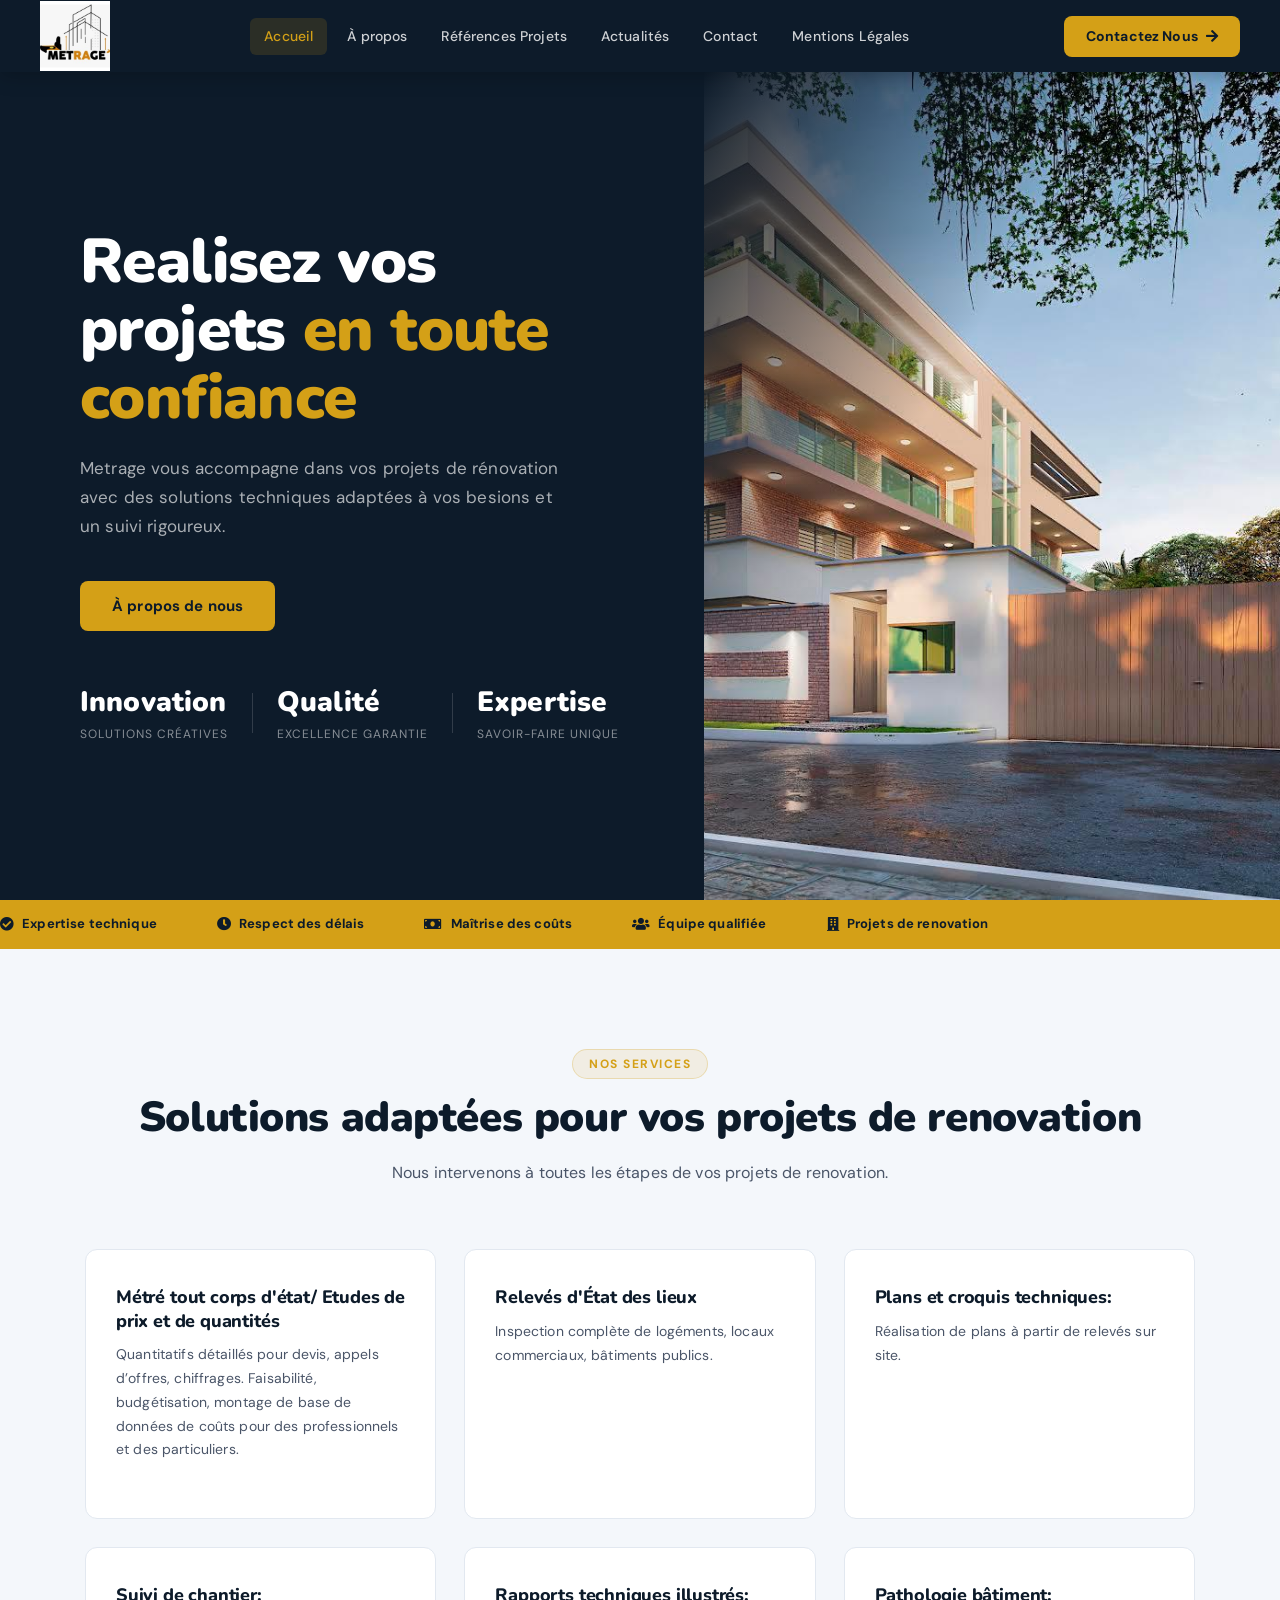
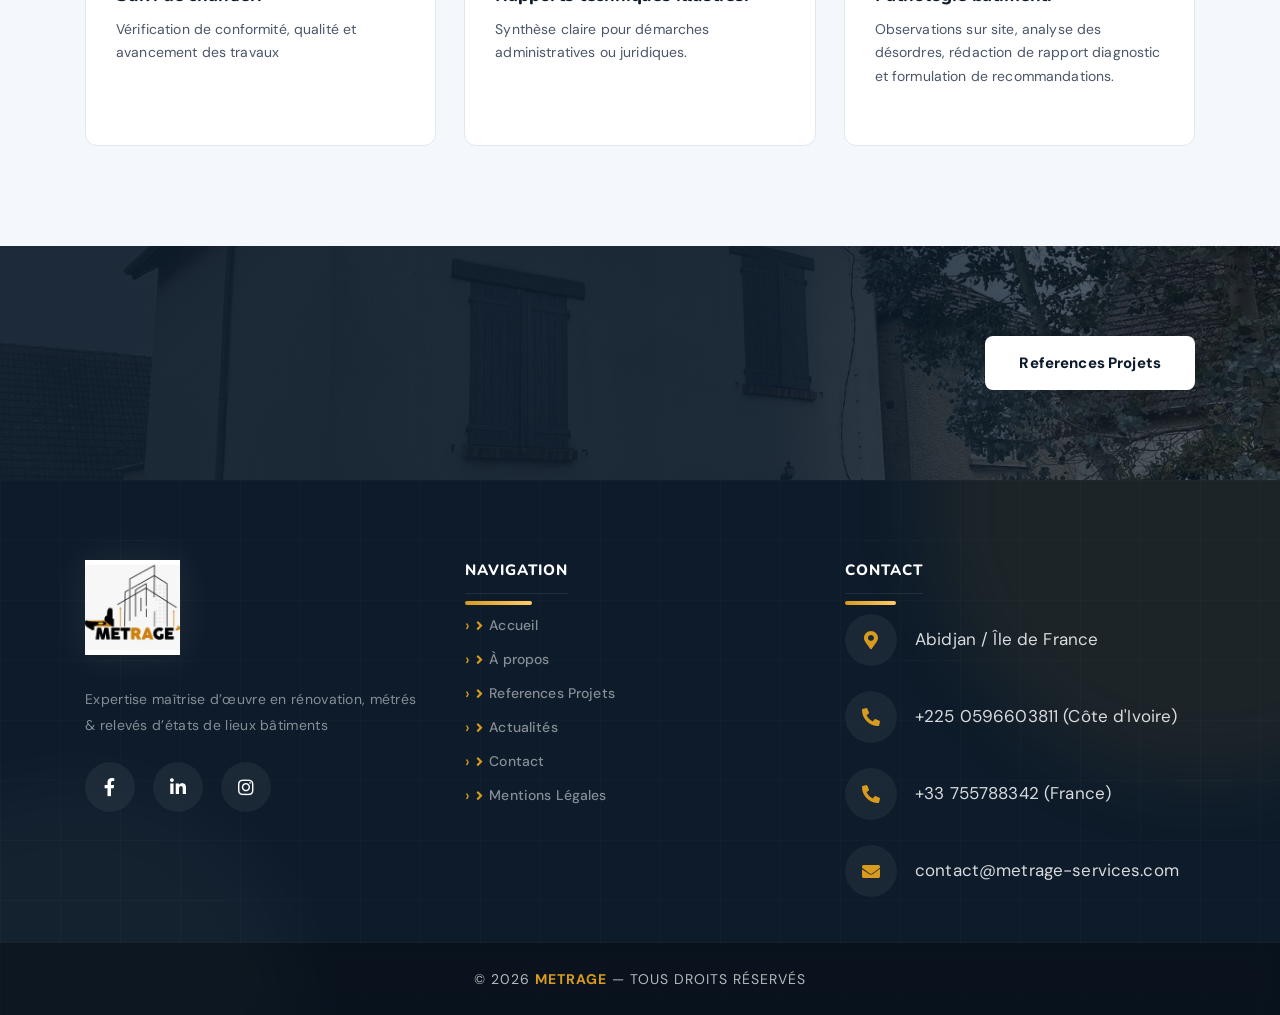
<file: index.html>
<!DOCTYPE html>
<html lang="fr">

<head>
    <meta charset="UTF-8">
    <meta name="description" content="Metrage - Cabinet d'étude BTP spécialisé en construction, métrage et suivi de chantier">
    <meta http-equiv="X-UA-Compatible" content="IE=edge">
    <meta name="viewport" content="width=device-width, initial-scale=1, shrink-to-fit=no">

    <title>Metrage</title>

    <link rel="icon" href="img/bg-img/img7.jpg">
    <link rel="stylesheet" href="style.css">
    <link rel="stylesheet" href="css/custom-override.css">
    <link rel="stylesheet" href="https://cdnjs.cloudflare.com/ajax/libs/font-awesome/5.15.4/css/all.min.css">
</head>

<body>



<header class="ve-header" id="ve-sticky">
    <div class="container-fluid ve-nav-wrap">

       <div class="ve-logo">
            <a href="index.html">
                <img src="img/bg-img/img7.jpg" alt="Metrage Logo" class="ve-logo-img">
            </a>
        </div>

        <nav class="ve-nav">
            <ul>
                <li><a href="index.html" class="active">Accueil</a></li>
                 <li><a href="about.html" >À propos</a></li>
                <li><a href="reference.html">Références Projets</a></li>
                <li><a href="post.html">Actualités</a></li>
                <li><a href="contact.html">Contact</a></li>
                <li><a href="mention.html">Mentions Légales</a></li>
            </ul>
        </nav>

        <div class="ve-nav-cta">
            <a href="contact.html" class="ve-cta-btn">Contactez Nous <i class="fa fa-arrow-right"></i></a>
        </div>

        <button class="ve-toggler" id="ve-toggle">
            <span></span><span></span><span></span>
        </button>
    </div>

    <div class="ve-mobile-menu" id="ve-mobile-menu">
        <ul>
            <li><a href="index.html">Accueil</a></li>
            <li><a href="about.html">À propos</a></li>
            <!-- <li><a href="services.html">Services</a></li> -->
            <li><a href="reference.html">Références Projets</a></li>
            <li><a href="post.html">Actualités</a></li>
            <li><a href="contact.html">Contact</a></li>
            <li><a href="mention.html">Mentions Légales</a></li>
        </ul>
    </div>
</header>

<section class="ve-hero">
    <div class="ve-hero-left">
        <!-- <span class="ve-hero-badge">Plus de 10 ans d’expérience &nbsp;·&nbsp; Projets réalisés avec succès</span> -->
        <h1>Realisez vos projets <span class="ve-highlight">en toute confiance</span></h1>
        <p>Metrage vous accompagne dans vos projets de rénovation avec des solutions techniques adaptées à vos besions et un suivi rigoureux.</p>
        <div class="ve-hero-btns">
            <a href="about.html" class="ve-btn-primary">À propos de nous</a>
            <!-- <a href="about.html" class="ve-btn-ghost">En savoir plus</a> -->
        </div>

        <div class="ve-hero-stats">
            <div class="ve-stat">
                <strong>Innovation</strong>
                <span>Solutions créatives</span>
            </div>
            <div class="ve-stat-divider"></div>
            <div class="ve-stat">
                <strong>Qualité</strong>
                <span>Excellence garantie</span>
            </div>
            <div class="ve-stat-divider"></div>
            <div class="ve-stat">
                <strong>Expertise</strong>
                <span>Savoir-faire unique</span>
            </div>
        </div>
    </div>

    <div class="ve-hero-right">
        <div class="ve-hero-img-main bg-img" style="background-image:url(img/bg-img/img6.jpeg);"></div>
        <!-- <div class="ve-hero-img-accent bg-img" style="background-image:url(img/bg-img/3.jpg);"></div> -->

        <!-- <div class="ve-float-card">
            <i class="fa fa-building"></i>
            <div>
                <strong>+120</strong>
                <span>Chantiers suivis</span>
            </div>
        </div> -->
    </div>
</section>

<div class="ve-trust-bar">
    <div class="ve-trust-inner">
        <span><i class="fa fa-check-circle"></i> Expertise technique</span>
        <span><i class="fa fa-clock-o"></i> Respect des délais</span>
        <span><i class="fa fa-money"></i> Maîtrise des coûts</span>
        <span><i class="fa fa-users"></i> Équipe qualifiée</span>
        <span><i class="fa fa-building"></i> Projets de renovation</span>
        <!-- <span><i class="fa fa-globe"></i> Interventions</span> -->
    </div>
</div>

<section class="ve-section ve-services-section">
    <div class="container">
        <div class="ve-section-header text-center">
            <span class="ve-section-tag">Nos services</span>
            <h2>Solutions adaptées pour vos projets de renovation</h2>
            <p>Nous intervenons à toutes les étapes de vos projets de renovation.</p>
        </div>

        <div class="ve-services-grid">
            <div class="ve-service-card">
                <h4>Métré tout corps d'état/ Etudes de prix et de quantités</h4>
                <p>Quantitatifs détaillés pour devis, appels 
                    d’offres, chiffrages. Faisabilité, budgétisation, montage de 
                    base  de  données  de  coûts  pour  des 
                    professionnels et des particuliers.
                </p>
            </div>
            <div class="ve-service-card">
                <h4>Relevés d'État des lieux</h4>
                <p>Inspection complète de logéments, locaux commerciaux, bâtiments publics.</p>
            </div>
            <div class="ve-service-card">
                <h4>Plans et croquis techniques:</h4>
                <p>Réalisation de plans à partir de relevés sur site.</p>
            </div>
            <div class="ve-service-card">
                <h4>Suivi de chantier:</h4>
                <p>Vérification  de  conformité,  qualité  et avancement des travaux</p>
            </div>
            <div class="ve-service-card">
                <h4>Rapports techniques illustrés:</h4>
                <p>Synthèse claire pour démarches administratives ou juridiques.</p>
            </div>
            <div class="ve-service-card">
                <h4>Pathologie bâtiment:</h4>
                <p>Observations sur site,  analyse des désordres, rédaction de rapport diagnostic et formulation de recommandations.</p>
            </div>
        </div>
    </div>
</section>

<section class="ve-cta-banner bg-img" style="background-image:url(img/bg-img/img5.jpeg);">
    <div class="ve-cta-overlay"></div>
    <div class="container ve-cta-content">
        <div class="row align-items-center">
            <div class="col-12 col-lg-8">
                <!-- <h2>Un projet de construction ou rénovation ?</h2>
                <p>Contactez Metrage pour une étude personnalisée.</p> -->
            </div>
            <div class="col-12 col-lg-4 text-lg-right">
                <a href="reference.html" class="ve-btn-white">References Projets</a>
            </div>
        </div>
    </div>
</section>

<footer class="ve-footer">

    <!-- Decorative Background -->
    <div class="ve-footer-overlay"></div>

    <div class="container">

        <div class="row align-items-start gy-5">

            <!-- LEFT -->
            <div class="col-12 col-lg-4">

                <div class="ve-footer-brand">

                    <img src="img/bg-img/img7.jpg"
                         alt="Metrage Logo"
                         class="ve-footer-logo">

                    <p class="ve-footer-desc">
                        Expertise maîtrise d’œuvre en rénovation, métrés & relevés d’états de lieux bâtiments
                    </p>

                    <div class="ve-social-icons">

                        <a href="https://www.facebook.com/share/1J43cvgSAT/" class="ve-social-icon">
                            <i class="fab fa-facebook-f"></i>
                        </a>

                        <a href="https://www.linkedin.com/company/crealtech/" class="ve-social-icon">
                            <i class="fab fa-linkedin-in"></i>
                        </a>

                        <a href="https://www.instagram.com/metrage_25?igsh=MWU5b2g5MmFzOXdlbw%3D%3D&utm_source=qr" class="ve-social-icon">
                            <i class="fab fa-instagram"></i>
                        </a>

                    </div>

                </div>

            </div>

            <!-- CENTER -->
            <div class="col-12 col-lg-4">

                <h4 class="ve-footer-title">
                    Navigation
                </h4>

                <ul class="ve-footer-links">

                    <li>
                        <a href="index.html">
                            <i class="fas fa-angle-right"></i>
                            Accueil
                        </a>
                    </li>

                    <li>
                        <a href="about.html">
                            <i class="fas fa-angle-right"></i>
                            À propos
                        </a>
                    </li>

                    <li>
                        <a href="reference.html">
                            <i class="fas fa-angle-right"></i>
                            References Projets
                        </a>
                    </li>

                    <li>
                        <a href="post.html">
                            <i class="fas fa-angle-right"></i>
                            Actualités
                        </a>
                    </li>

                    <li>
                        <a href="contact.html">
                            <i class="fas fa-angle-right"></i>
                            Contact
                        </a>
                    </li>

                    <li>
                        <a href="mention.html">
                            <i class="fas fa-angle-right"></i>
                            Mentions Légales
                        </a>
                    </li>

                </ul>

            </div>

            <!-- RIGHT -->
            <div class="col-12 col-lg-4">

                <h4 class="ve-footer-title">
                    Contact
                </h4>

                <ul class="ve-contact-list">

                    <li>
                        <div class="ve-contact-icon">
                            <i class="fas fa-map-marker-alt"></i>
                        </div>

                        <span>
                            Abidjan / Île de France
                        </span>
                    </li>

                    <li>
                        <div class="ve-contact-icon">
                            <i class="fas fa-phone-alt"></i>
                        </div>

                        <span>
                             +225 0596603811 (Côte d'Ivoire)
                        </span>

                    </li>

                    <li>
                        <div class="ve-contact-icon">
                            <i class="fas fa-phone-alt"></i>
                        </div>

                        <span>
                             +33 755788342 (France)
                        </span>

                    </li>

                    <li>
                        <div class="ve-contact-icon">
                            <i class="fas fa-envelope"></i>
                        </div>

                        <span>
                            contact@metrage-services.com
                        </span>
                    </li>

                </ul>

            </div>

        </div>

    </div>

    <!-- Bottom -->
    <div class="ve-footer-bottom">

        <div class="container">

            <p>
                © 2026 <span>METRAGE</span> — Tous droits réservés
            </p>

        </div>

    </div>

</footer>

<script src="js/jquery/jquery-2.2.4.min.js"></script>
<script src="js/bootstrap/popper.min.js"></script>
<script src="js/bootstrap/bootstrap.min.js"></script>
<script src="js/plugins/plugins.js"></script>
<script src="js/active.js"></script>
<script src="js/vaultedge.js"></script>

</body>
</html>
</file>
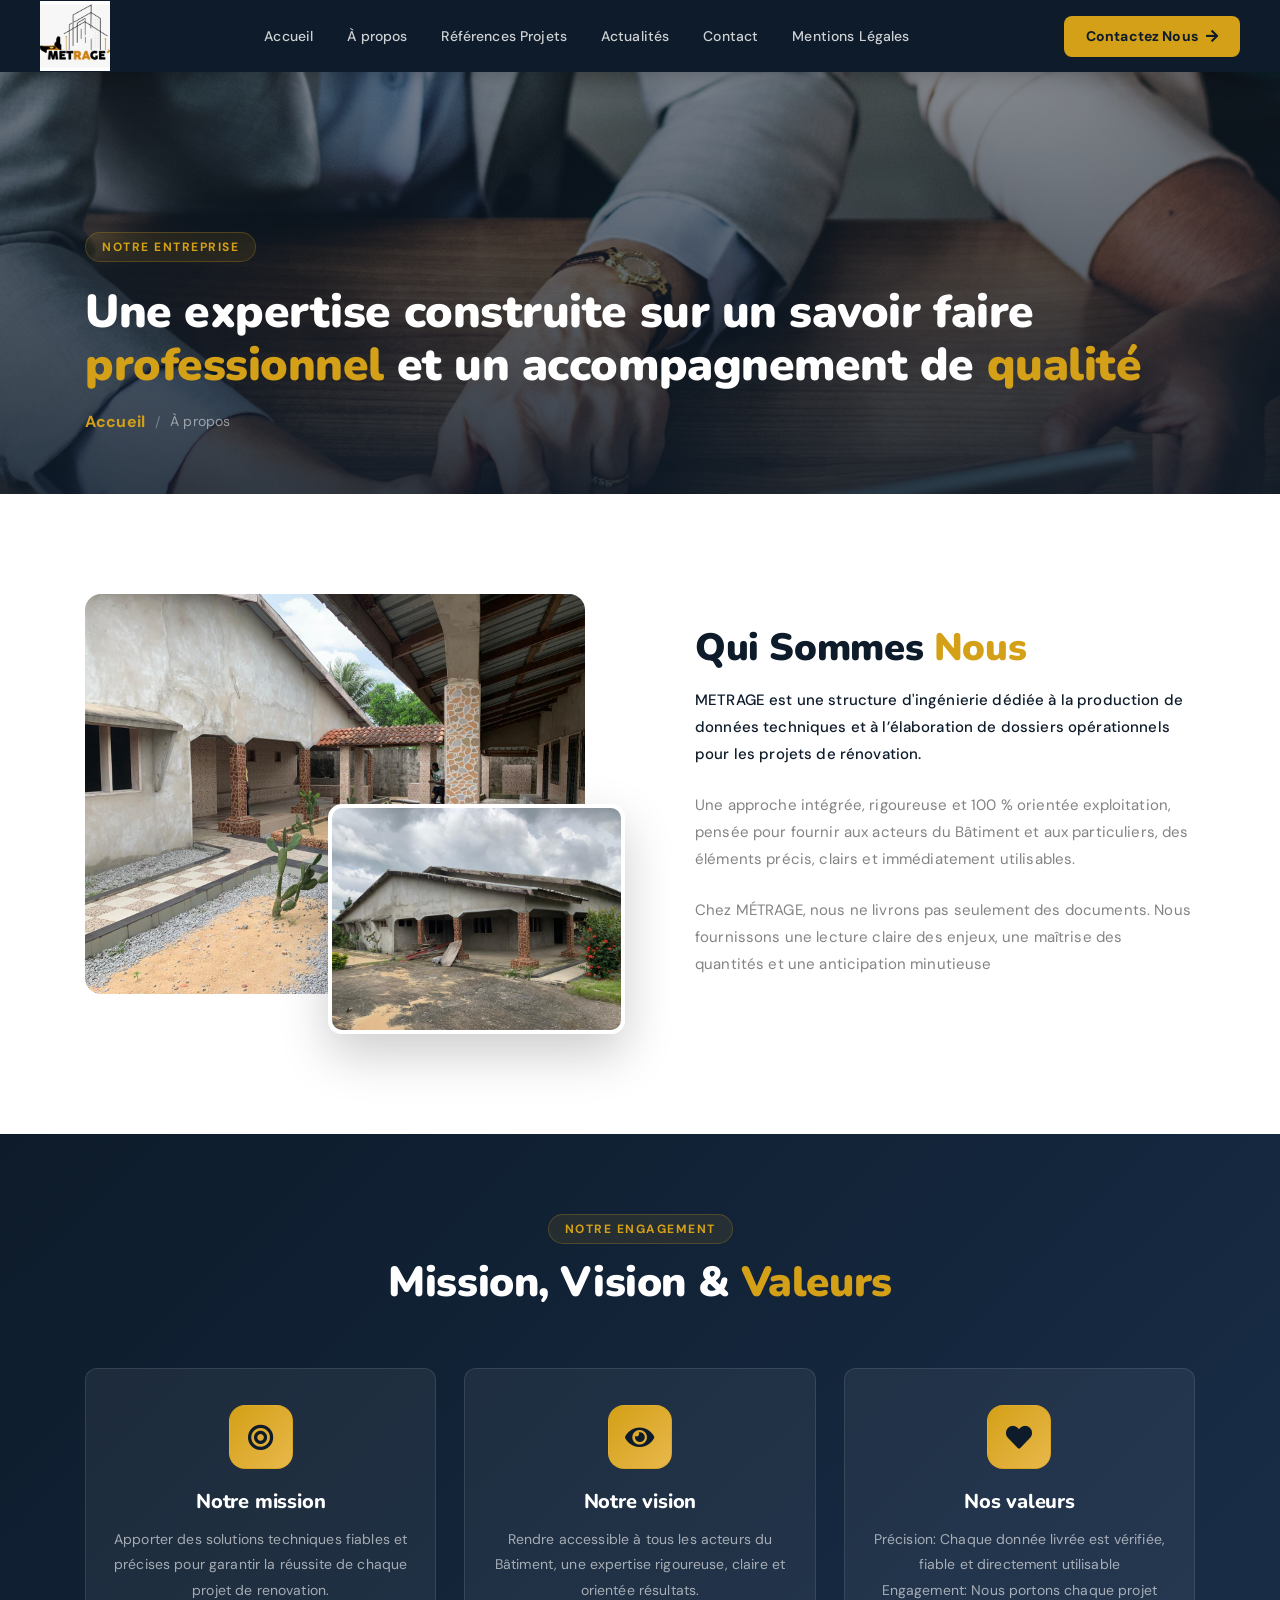
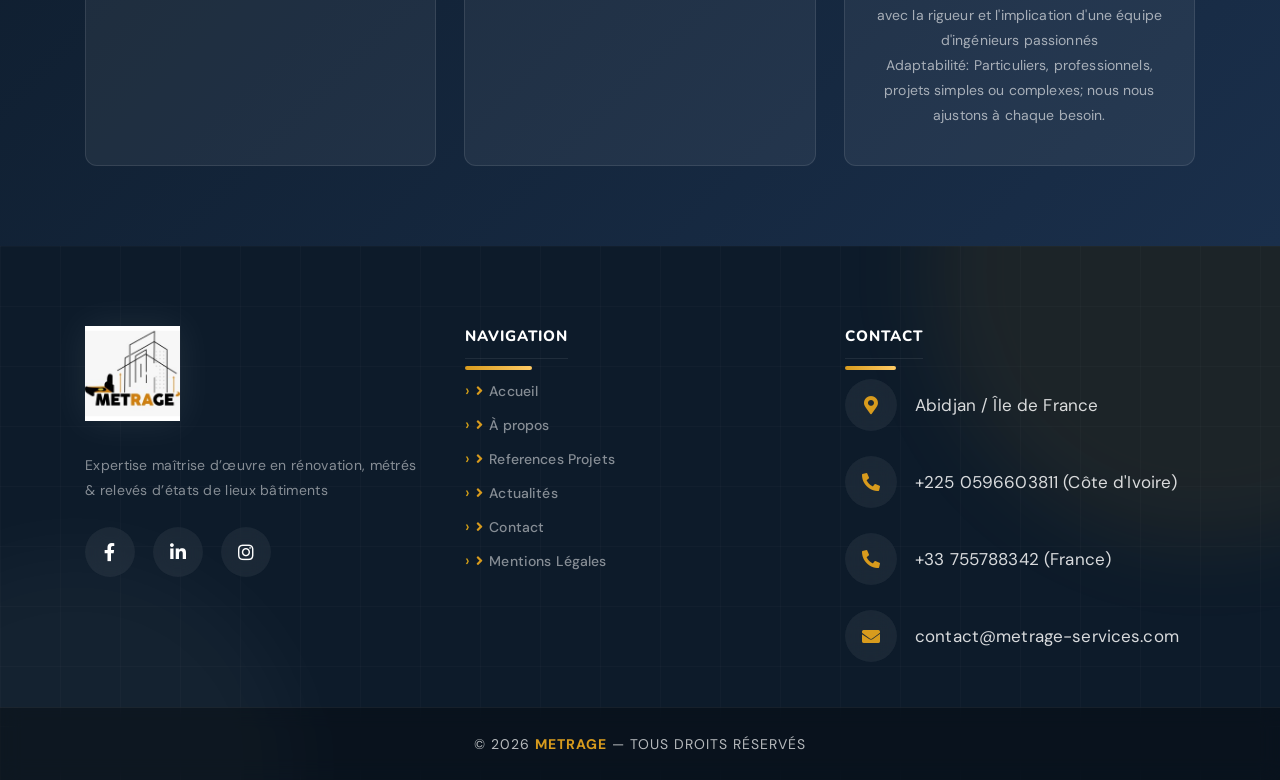
<file: about.html>
<!DOCTYPE html>
<html lang="fr">
<head>
    <meta charset="UTF-8">
    <meta name="description" content="Découvrez Metrage, cabinet d’étude BTP spécialisé en métrage, suivi de chantier et optimisation des coûts.">
    <meta http-equiv="X-UA-Compatible" content="IE=edge">
    <meta name="viewport" content="width=device-width, initial-scale=1, shrink-to-fit=no">
    <title>À propos — Metrage</title>
    <link rel="icon" href="img/bg-img/img7.jpg">
    <link rel="stylesheet" href="style.css">
    <link rel="stylesheet" href="css/custom-override.css">
        <link rel="stylesheet" href="https://cdnjs.cloudflare.com/ajax/libs/font-awesome/5.15.4/css/all.min.css">
</head>
<body>



<header class="ve-header" id="ve-sticky">
    <div class="container-fluid ve-nav-wrap">
        <div class="ve-logo">
            <a href="index.html">
                <img src="img/bg-img/img7.jpg" alt="Metrage Logo" class="ve-logo-img">
            </a>
        </div>

        <nav class="ve-nav">
            <ul>
                <li><a href="index.html">Accueil</a></li>
                <li><a href="about.html" >À propos</a></li>
                <li><a href="reference.html">Références Projets</a></li>
                <li><a href="post.html">Actualités</a></li>
                <li><a href="contact.html">Contact</a></li>
                <li><a href="mention.html">Mentions Légales</a></li>
            </ul>
        </nav>

        <div class="ve-nav-cta">
            <a href="contact.html" class="ve-cta-btn">Contactez Nous <i class="fa fa-arrow-right"></i></a>
        </div>

        <button class="ve-toggler" id="ve-toggle">
            <span></span><span></span><span></span>
        </button>
    </div>

    <div class="ve-mobile-menu" id="ve-mobile-menu">
        <ul>
            <li><a href="index.html">Accueil</a></li>
            <li><a href="about.html">À propos</a></li>
            <!-- <li><a href="services.html">Services</a></li> -->
            <li><a href="reference.html">Références Projets</a></li>
            <li><a href="post.html">Actualités</a></li>
            <li><a href="contact.html">Contact</a></li>
            <li><a href="mention.html">Mentions Légales</a></li>
        </ul>
    </div>
</header>

<section class="ve-page-hero" style="background-image:url(img/bg-img/13.jpg);">
    <div class="ve-page-hero-overlay"></div>
    <div class="container ve-page-hero-content">
        <span class="ve-section-tag">Notre entreprise</span>
        <h1>Une expertise construite sur un savoir faire <span>professionnel</span> et un accompagnement de <span>qualité</span></h1>
        <nav aria-label="breadcrumb">
            <ol class="ve-breadcrumb">
                <li><a href="index.html">Accueil</a></li>
                <li class="active">À propos</li>
            </ol>
        </nav>
    </div>
</section>

<section class="ve-section">
    <div class="container">
        <div class="row align-items-center">
            <div class="col-12 col-lg-6 wow fadeInLeft" data-wow-delay="100ms">
                <div class="ve-about-img-stack">
                    <div class="ve-about-img-1 bg-img" style="background-image:url(img/bg-img/img1.jpeg);"></div>
                    <div class="ve-about-img-2 bg-img" style="background-image:url(img/bg-img/img2.jpeg);"></div>
                    <!-- <div class="ve-about-ribbon"><strong>10+</strong><span>Années d'expérience</span></div> -->
                </div>
            </div>

            <div class="col-12 col-lg-6 wow fadeInRight" data-wow-delay="200ms">
                <div class="ve-about-text">
                    <!-- <span class="ve-section-tag">Qui sommes-nous</span> -->
                    <h2>Qui Sommes <span>Nous</span></h2>

                    <p class="ve-lead">
                        METRAGE est une structure d'ingénierie dédiée à la production de données techniques et à l’élaboration de dossiers opérationnels pour les projets de rénovation.

                    </p>

                    <p>
                        Une approche intégrée, rigoureuse et 100 % orientée exploitation, pensée pour fournir aux acteurs du Bâtiment et aux particuliers, des éléments précis, clairs et immédiatement utilisables.
                    </p>

                    <p>
                       Chez MÉTRAGE, nous ne livrons pas seulement des documents. Nous fournissons une lecture claire des enjeux, une maîtrise des quantités et une anticipation minutieuse
                    </p>

                    <!-- <div class="ve-about-features">
                        <div class="ve-af-item"><i class="fa fa-check"></i><span>Expertise en métrage et estimation des coûts</span></div>
                        <div class="ve-af-item"><i class="fa fa-check"></i><span>Suivi rigoureux des chantiers</span></div>
                        <div class="ve-af-item"><i class="fa fa-check"></i><span>Respect des normes techniques BTP</span></div>
                        <div class="ve-af-item"><i class="fa fa-check"></i><span>Optimisation des budgets projets</span></div>
                    </div> -->

                    <!-- <a href="services.html" class="ve-btn-primary mt-30">Voir nos services</a> -->
                </div>
            </div>
        </div>
    </div>
</section>

<section class="ve-mvv-section">
    <div class="container">
        <div class="ve-section-header text-center">
            <span class="ve-section-tag">Notre engagement</span>
            <h2>Mission, Vision & <span>Valeurs</span></h2>
        </div>

        <div class="ve-mvv-grid">

            <div class="ve-mvv-card">
                <div class="ve-mvv-icon"><i class="fa fa-bullseye"></i></div>
                <h4>Notre mission</h4>
                <p>Apporter des solutions techniques fiables et précises pour garantir la réussite de chaque projet de renovation.</p>
            </div>

            <div class="ve-mvv-card">
                <div class="ve-mvv-icon"><i class="fa fa-eye"></i></div>
                <h4>Notre vision</h4>
                <p>Rendre accessible à tous les acteurs du Bâtiment, une expertise rigoureuse, claire et orientée résultats.</p>
            </div>

            <div class="ve-mvv-card">
                <div class="ve-mvv-icon"><i class="fa fa-heart"></i></div>
                <h4>Nos valeurs</h4>
                <p>Précision: Chaque donnée livrée est vérifiée, fiable et directement utilisable </p>
                <p>Engagement: Nous portons chaque projet avec la rigueur et l'implication d'une équipe d'ingénieurs passionnés</p>
                <p>Adaptabilité: Particuliers, professionnels, projets simples ou complexes; nous nous ajustons à chaque besoin.</p>
            </div>

        </div>
    </div>
</section>



<footer class="ve-footer">

    <!-- Decorative Background -->
    <div class="ve-footer-overlay"></div>

    <div class="container">

        <div class="row align-items-start gy-5">

            <!-- LEFT -->
            <div class="col-12 col-lg-4">

                <div class="ve-footer-brand">

                    <img src="img/bg-img/img7.jpg"
                         alt="Metrage Logo"
                         class="ve-footer-logo">

                    <p class="ve-footer-desc">
                        Expertise maîtrise d’œuvre en rénovation, métrés & relevés d’états de lieux bâtiments
                    </p>

                    <div class="ve-social-icons">

                        <a href="https://www.facebook.com/share/1J43cvgSAT/" class="ve-social-icon">
                            <i class="fab fa-facebook-f"></i>
                        </a>

                        <a href="https://www.linkedin.com/company/crealtech/" class="ve-social-icon">
                            <i class="fab fa-linkedin-in"></i>
                        </a>

                        <a href="https://www.instagram.com/metrage_25?igsh=MWU5b2g5MmFzOXdlbw%3D%3D&utm_source=qr" class="ve-social-icon">
                            <i class="fab fa-instagram"></i>
                        </a>

                    </div>

                </div>

            </div>

             <!-- CENTER -->
            <div class="col-12 col-lg-4">

                <h4 class="ve-footer-title">
                    Navigation
                </h4>

                <ul class="ve-footer-links">

                    <li>
                        <a href="index.html">
                            <i class="fas fa-angle-right"></i>
                            Accueil
                        </a>
                    </li>

                    <li>
                        <a href="about.html">
                            <i class="fas fa-angle-right"></i>
                            À propos
                        </a>
                    </li>

                    <li>
                        <a href="reference.html">
                            <i class="fas fa-angle-right"></i>
                            References Projets
                        </a>
                    </li>

                    <li>
                        <a href="post.html">
                            <i class="fas fa-angle-right"></i>
                            Actualités
                        </a>
                    </li>

                    <li>
                        <a href="contact.html">
                            <i class="fas fa-angle-right"></i>
                            Contact
                        </a>
                    </li>

                    <li>
                        <a href="mention.html">
                            <i class="fas fa-angle-right"></i>
                            Mentions Légales
                        </a>
                    </li>

                </ul>

            </div>

           <!-- RIGHT -->
            <div class="col-12 col-lg-4">

                <h4 class="ve-footer-title">
                    Contact
                </h4>

                <ul class="ve-contact-list">

                    <li>
                        <div class="ve-contact-icon">
                            <i class="fas fa-map-marker-alt"></i>
                        </div>

                        <span>
                            Abidjan / Île de France
                        </span>
                    </li>

                    <li>
                        <div class="ve-contact-icon">
                            <i class="fas fa-phone-alt"></i>
                        </div>

                        <span>
                             +225 0596603811 (Côte d'Ivoire)
                        </span>

                    </li>

                    <li>
                        <div class="ve-contact-icon">
                            <i class="fas fa-phone-alt"></i>
                        </div>

                        <span>
                             +33 755788342 (France)
                        </span>

                    </li>

                    <li>
                        <div class="ve-contact-icon">
                            <i class="fas fa-envelope"></i>
                        </div>

                        <span>
                            contact@metrage-services.com
                        </span>
                    </li>

                </ul>

            </div>

        </div>

    </div>

    <!-- Bottom -->
    <div class="ve-footer-bottom">

        <div class="container">

            <p>
                © 2026 <span>METRAGE</span> — Tous droits réservés
            </p>

        </div>

    </div>

</footer>

<script src="js/jquery/jquery-2.2.4.min.js"></script>
<script src="js/bootstrap/popper.min.js"></script>
<script src="js/bootstrap/bootstrap.min.js"></script>
<script src="js/plugins/plugins.js"></script>
<script src="js/active.js"></script>
<script src="js/vaultedge.js"></script>

</body>
</html>
</file>
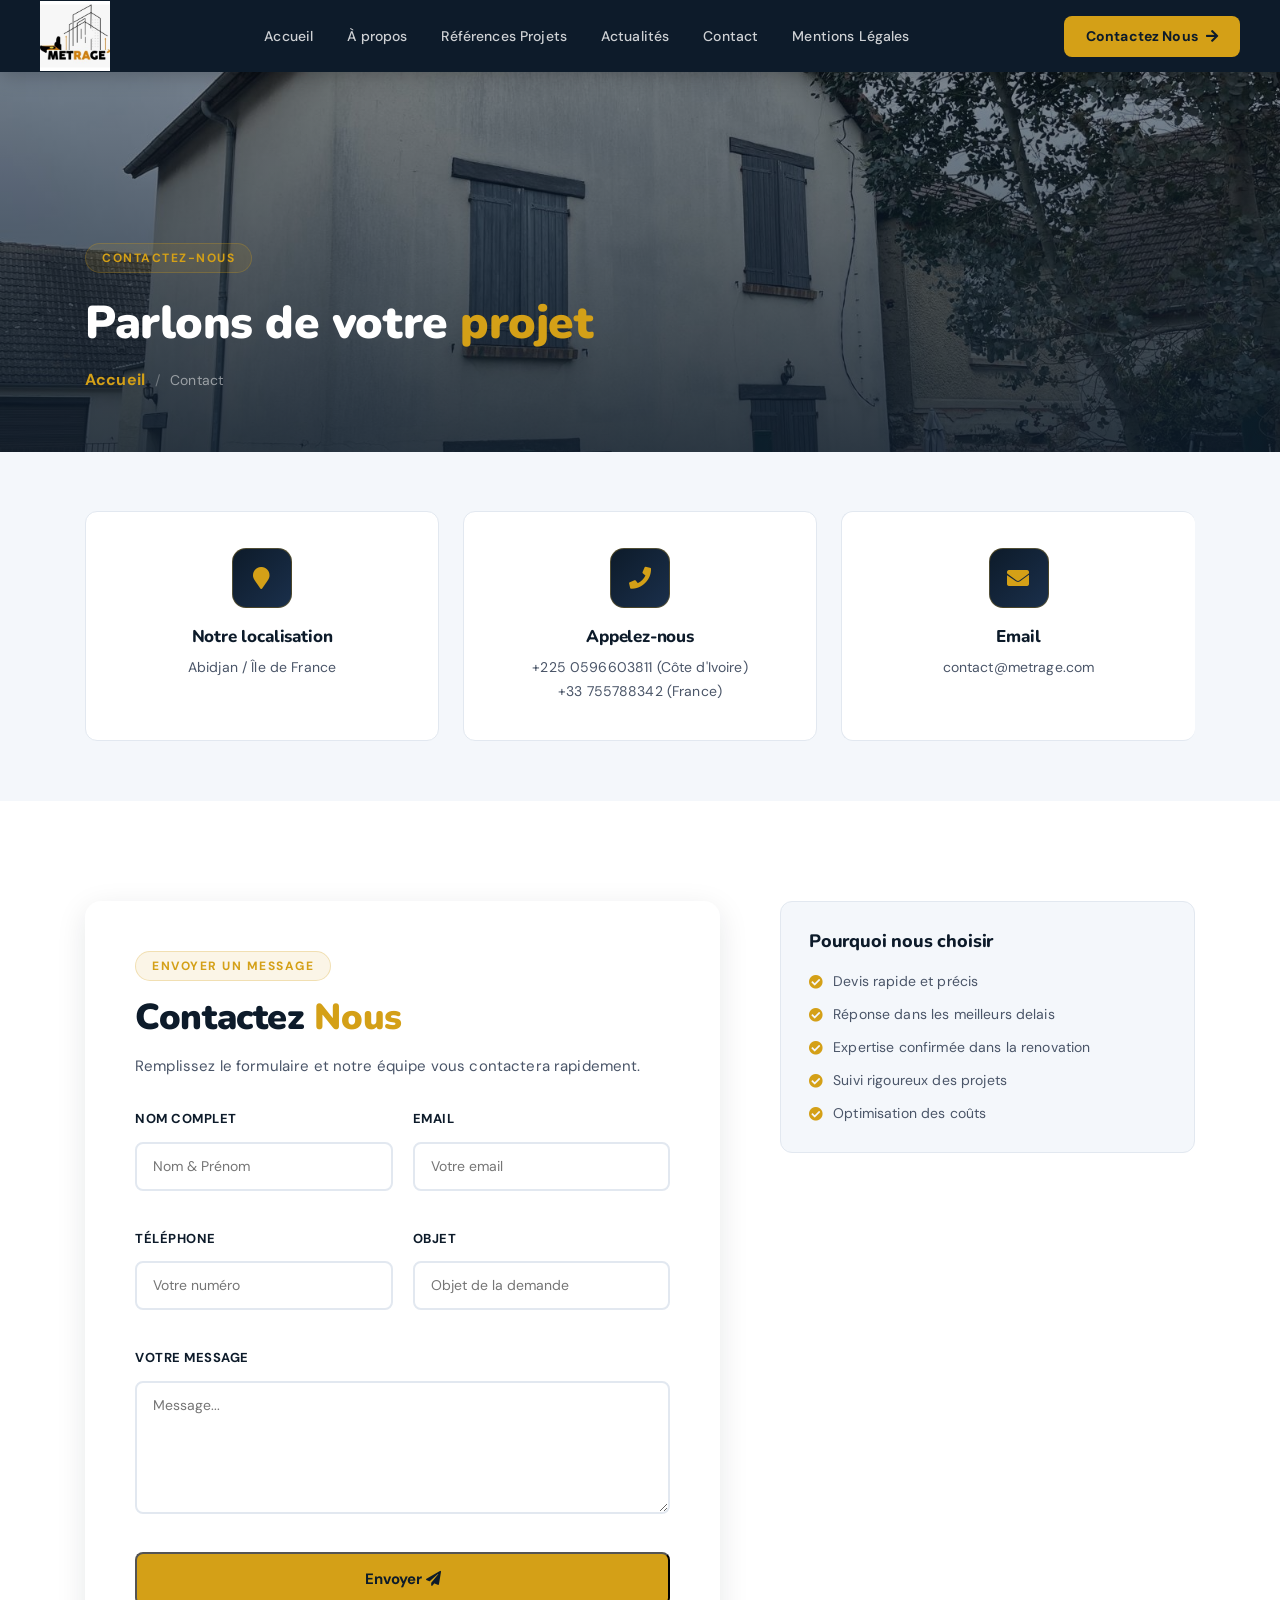
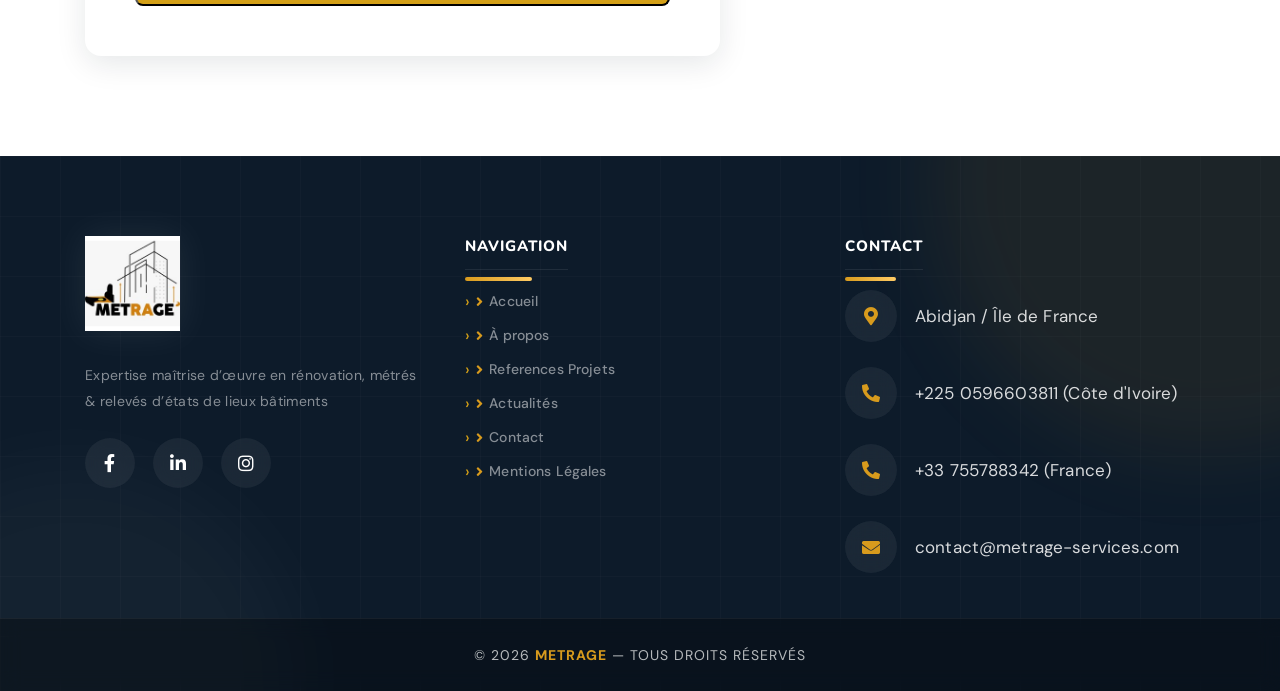
<file: contact.html>
<!DOCTYPE html>
<html lang="fr">
<head>
    <meta charset="UTF-8">
    <meta name="description" content="Contactez Metrage pour vos projets de construction, métrage, suivi de chantier et études techniques.">
    <meta http-equiv="X-UA-Compatible" content="IE=edge">
    <meta name="viewport" content="width=device-width, initial-scale=1, shrink-to-fit=no">
    <title>Contact — Metrage</title>

    <link rel="icon" href="img/bg-img/img7.jpg">
    <link rel="stylesheet" href="style.css">
    <link rel="stylesheet" href="css/custom-override.css">
        <link rel="stylesheet" href="https://cdnjs.cloudflare.com/ajax/libs/font-awesome/5.15.4/css/all.min.css">
</head>

<body>



<header class="ve-header" id="ve-sticky">
    <div class="container-fluid ve-nav-wrap">

        <div class="ve-logo">
            <a href="index.html">
                <img src="img/bg-img/img7.jpg" alt="Metrage Logo" class="ve-logo-img">
            </a>
        </div>

        <nav class="ve-nav">
            <ul>
                <li><a href="index.html">Accueil</a></li>
                <li><a href="about.html">À propos</a></li>
                <!-- <li><a href="services.html">Services</a></li> -->
                <li><a href="reference.html">Références Projets</a></li>
                <li><a href="post.html">Actualités</a></li>
                <li><a href="contact.html">Contact</a></li>
                <li><a href="mention.html">Mentions Légales</a></li>
        </ul>
        </nav>

        <div class="ve-nav-cta">
            <a href="contact.html" class="ve-cta-btn">Contactez Nous<i class="fa fa-arrow-right"></i></a>
        </div>

        <button class="ve-toggler" id="ve-toggle">
            <span></span><span></span><span></span>
        </button>

    </div>

    <div class="ve-mobile-menu" id="ve-mobile-menu">
        <ul>
            <li><a href="index.html">Accueil</a></li>
            <li><a href="about.html">Entreprise</a></li>
            <li><a href="reference.html">Références Projets</a></li>
            <li><a href="post.html">Actualités</a></li>
            <li><a href="contact.html">Contact</a></li>
            <li><a href="mention.html">Mentions Légales</a></li>
        </ul>
    </div>
</header>

<section class="ve-page-hero" style="background-image:url(img/bg-img/img5.jpeg);">
    <div class="ve-page-hero-overlay"></div>

    <div class="container ve-page-hero-content">
        <span class="ve-section-tag">Contactez-nous</span>
        <h1>Parlons de votre <span>projet</span></h1>

        <nav aria-label="breadcrumb">
            <ol class="ve-breadcrumb">
                <li><a href="index.html">Accueil</a></li>
                <li class="active">Contact</li>
            </ol>
        </nav>
    </div>
</section>

<section class="ve-contact-cards-section">
    <div class="container">

        <div class="ve-contact-cards-grid">

            <div class="ve-contact-info-card">
                <div class="ve-ci-icon"><i class="fa fa-map-marker"></i></div>
                <h5>Notre localisation</h5>
                <p>Abidjan / Île de France</p>
            </div>

            <div class="ve-contact-info-card">
                <div class="ve-ci-icon"><i class="fa fa-phone"></i></div>
                <h5>Appelez-nous</h5>
                <p>+225 0596603811 (Côte d'Ivoire)<br></p>
                <p>+33 755788342 (France)<br></p>
            </div>

            <div class="ve-contact-info-card">
                <div class="ve-ci-icon"><i class="fa fa-envelope"></i></div>
                <h5>Email</h5>
                <p>contact@metrage.com</p>
            </div>

        </div>

    </div>
</section>

<section class="ve-section ve-contact-section">
    <div class="container">

        <div class="row">

            <div class="col-12 col-lg-7">
                <div class="ve-contact-form-wrap">

                    <span class="ve-section-tag">Envoyer un message</span>
                    <h2>Contactez <span>Nous</span></h2>
                    <p>Remplissez le formulaire et notre équipe vous contactera rapidement.</p>

                    <form class="ve-contact-form" action="#" method="post">

                        <div class="ve-form-row">
                            <div class="ve-form-group">
                                <label>Nom complet</label>
                                <input type="text" placeholder="Nom & Prénom" required>
                            </div>

                            <div class="ve-form-group">
                                <label>Email</label>
                                <input type="email" placeholder="Votre email" required>
                            </div>
                        </div>

                        <div class="ve-form-row">
                            <div class="ve-form-group">
                                <label>Téléphone</label>
                                <input type="tel" placeholder="Votre numéro">
                            </div>

                            <div class="ve-form-group">
                                <label>OBJET</label>
                                <input type="tel" placeholder="Objet de la demande">
                            </div>
                        </div>

                        <div class="ve-form-group">
                            <label>Votre message</label>
                            <textarea rows="5" placeholder="Message..."></textarea>
                        </div>

                        <button type="submit" class="ve-btn-primary">
                            Envoyer <i class="fa fa-paper-plane"></i>
                        </button>

                    </form>
                </div>
            </div>

            <div class="col-12 col-lg-5">
                <div class="ve-contact-aside">

                    <div class="ve-ca-box">
                        <h4>Pourquoi nous choisir</h4>

                        <ul class="ve-ca-list">
                            <li><i class="fa fa-check-circle"></i> Devis rapide et précis</li>
                            <li><i class="fa fa-check-circle"></i> Réponse dans les meilleurs delais</li>
                            <li><i class="fa fa-check-circle"></i> Expertise confirmée dans la renovation</li>
                            <li><i class="fa fa-check-circle"></i> Suivi rigoureux des projets</li>
                            <li><i class="fa fa-check-circle"></i> Optimisation des coûts</li>
                        </ul>
                    </div>

                    

                   

                </div>
            </div>

        </div>

    </div>
</section>

<footer class="ve-footer">

    <!-- Decorative Background -->
    <div class="ve-footer-overlay"></div>

    <div class="container">

        <div class="row align-items-start gy-5">

            <!-- LEFT -->
            <div class="col-12 col-lg-4">

                <div class="ve-footer-brand">

                    <img src="img/bg-img/img7.jpg"
                         alt="Metrage Logo"
                         class="ve-footer-logo">

                    <p class="ve-footer-desc">
                        Expertise maîtrise d’œuvre en rénovation, métrés & relevés d’états de lieux bâtiments
                    </p>

                    <div class="ve-social-icons">

                        <a href="https://www.facebook.com/share/1J43cvgSAT/" class="ve-social-icon">
                            <i class="fab fa-facebook-f"></i>
                        </a>

                        <a href="https://www.linkedin.com/company/crealtech/" class="ve-social-icon">
                            <i class="fab fa-linkedin-in"></i>
                        </a>

                        <a href="https://www.instagram.com/metrage_25?igsh=MWU5b2g5MmFzOXdlbw%3D%3D&utm_source=qr" class="ve-social-icon">
                            <i class="fab fa-instagram"></i>
                        </a>

                    </div>

                </div>

            </div>

            <!-- CENTER -->
            <div class="col-12 col-lg-4">

                <h4 class="ve-footer-title">
                    Navigation
                </h4>

                <ul class="ve-footer-links">

                    <li>
                        <a href="index.html">
                            <i class="fas fa-angle-right"></i>
                            Accueil
                        </a>
                    </li>

                    <li>
                        <a href="about.html">
                            <i class="fas fa-angle-right"></i>
                            À propos
                        </a>
                    </li>

                    <li>
                        <a href="reference.html">
                            <i class="fas fa-angle-right"></i>
                            References Projets
                        </a>
                    </li>

                    <li>
                        <a href="post.html">
                            <i class="fas fa-angle-right"></i>
                            Actualités
                        </a>
                    </li>

                    <li>
                        <a href="contact.html">
                            <i class="fas fa-angle-right"></i>
                            Contact
                        </a>
                    </li>
                    <li>
                        <a href="mention.html">
                            <i class="fas fa-angle-right"></i>
                            Mentions Légales
                        </a>
                    </li>

                </ul>

            </div>
             <!-- RIGHT -->
            <div class="col-12 col-lg-4">

                <h4 class="ve-footer-title">
                    Contact
                </h4>

                <ul class="ve-contact-list">

                    <li>
                        <div class="ve-contact-icon">
                            <i class="fas fa-map-marker-alt"></i>
                        </div>

                        <span>
                            Abidjan / Île de France
                        </span>
                    </li>

                    <li>
                        <div class="ve-contact-icon">
                            <i class="fas fa-phone-alt"></i>
                        </div>

                        <span>
                             +225 0596603811 (Côte d'Ivoire)
                        </span>

                    </li>

                    <li>
                        <div class="ve-contact-icon">
                            <i class="fas fa-phone-alt"></i>
                        </div>

                        <span>
                             +33 755788342 (France)
                        </span>

                    </li>

                    <li>
                        <div class="ve-contact-icon">
                            <i class="fas fa-envelope"></i>
                        </div>

                        <span>
                            contact@metrage-services.com
                        </span>
                    </li>

                </ul>

            </div>

        </div>

    </div>


    <!-- Bottom -->
    <div class="ve-footer-bottom">

        <div class="container">

            <p>
                © 2026 <span>METRAGE</span> — Tous droits réservés
            </p>

        </div>

    </div>

</footer>

<script src="js/jquery/jquery-2.2.4.min.js"></script>
<script src="js/bootstrap/popper.min.js"></script>
<script src="js/bootstrap/bootstrap.min.js"></script>
<script src="js/plugins/plugins.js"></script>
<script src="js/active.js"></script>
<script src="js/vaultedge.js"></script>

</body>
</html>
</file>
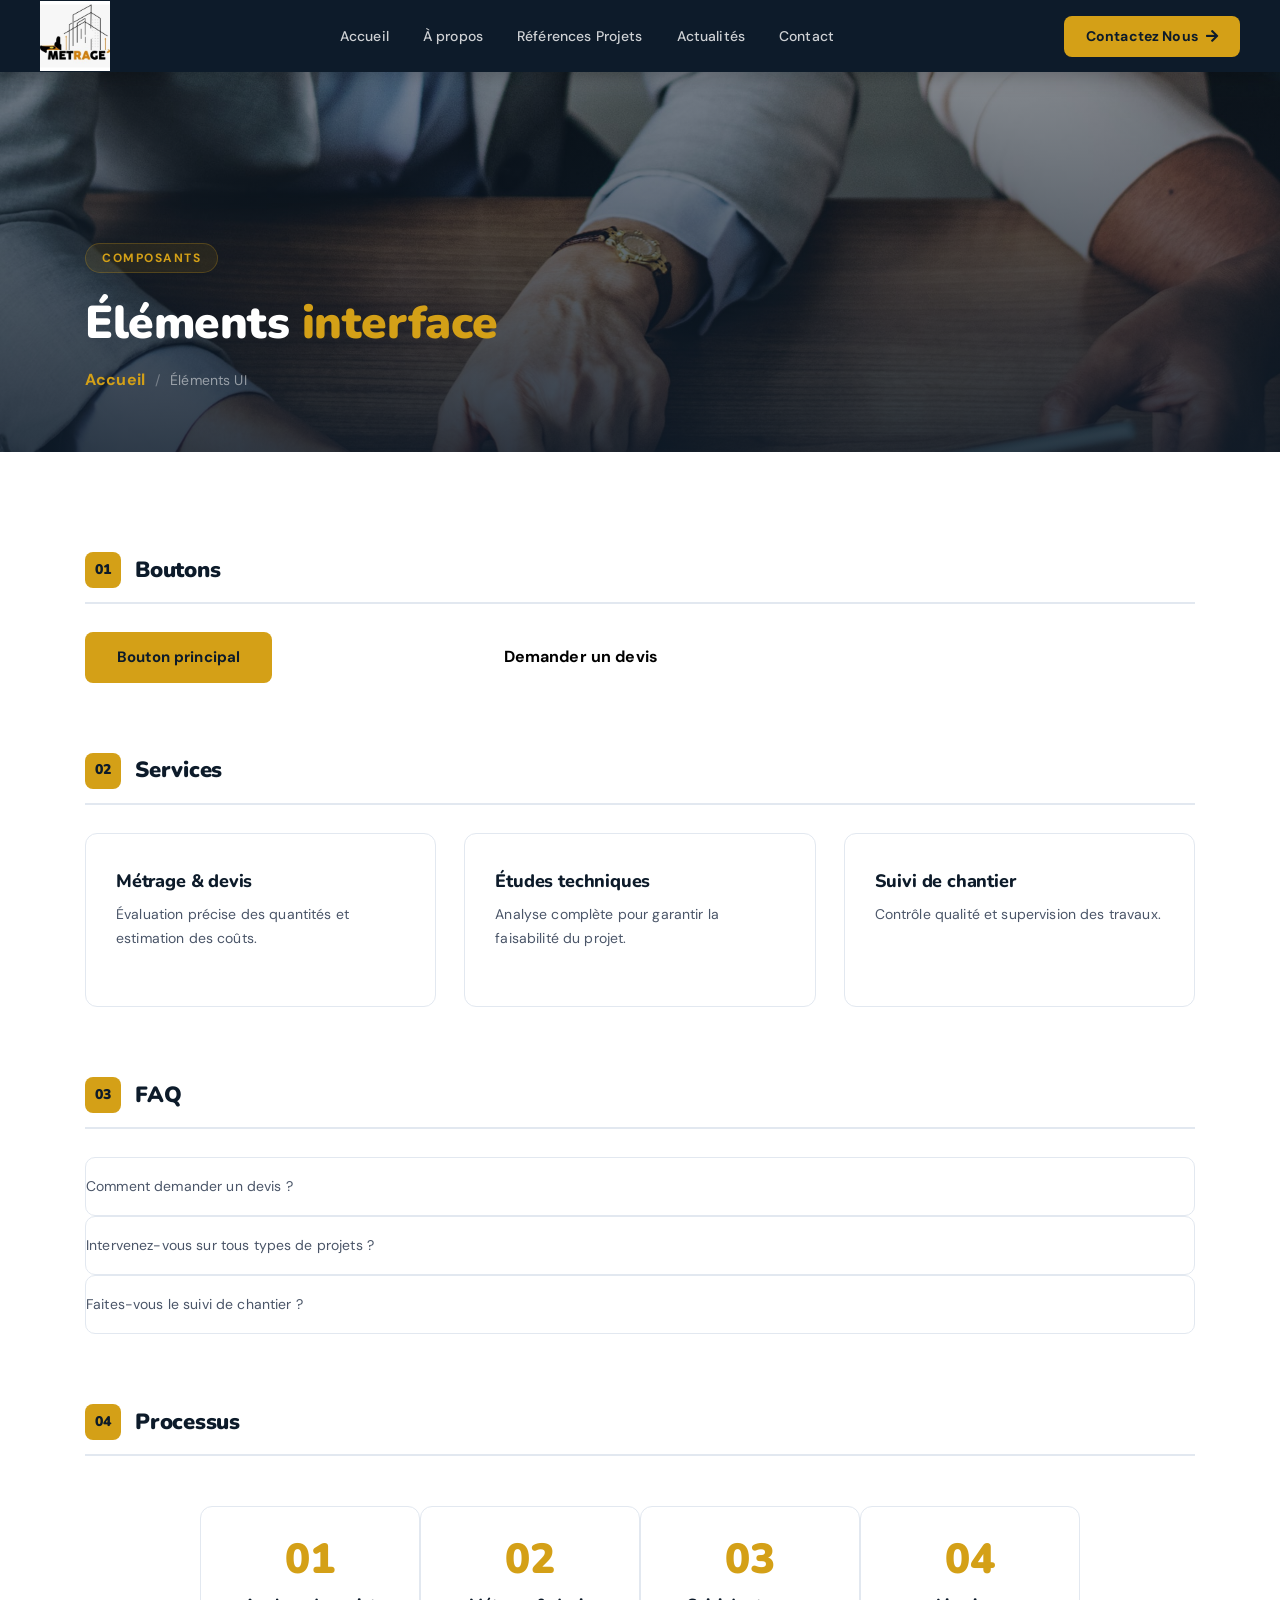
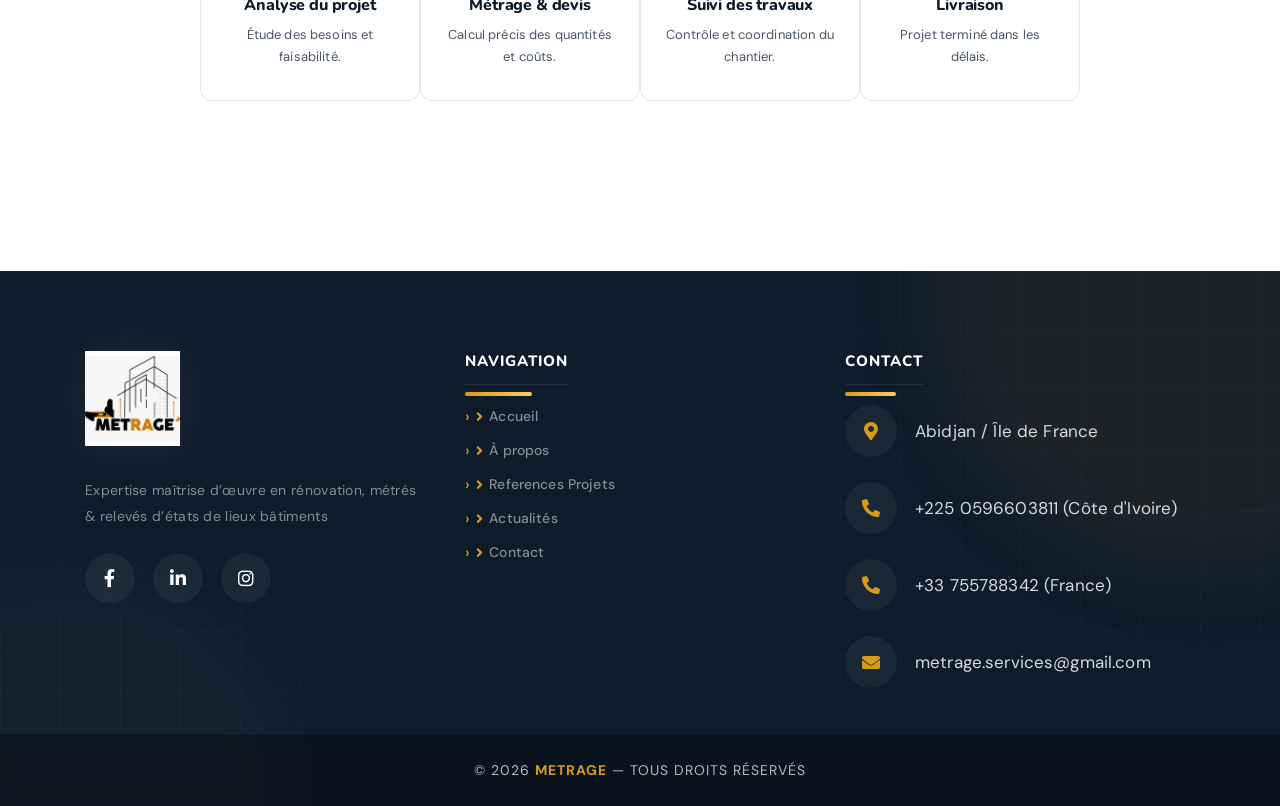
<file: elements.html>
<!DOCTYPE html>
<html lang="fr">
<head>
    <meta charset="UTF-8">
    <meta name="description" content="Éléments UI Metrage — composants utilisés pour les projets BTP, services et formulaires.">
    <meta http-equiv="X-UA-Compatible" content="IE=edge">
    <meta name="viewport" content="width=device-width, initial-scale=1, shrink-to-fit=no">
    <title>Éléments UI — Metrage</title>

    <link rel="icon" href="img/core-img/favicon.ico">
    <link rel="stylesheet" href="style.css">
    <link rel="stylesheet" href="css/custom-override.css">
        <link rel="stylesheet" href="https://cdnjs.cloudflare.com/ajax/libs/font-awesome/5.15.4/css/all.min.css">
</head>

<body>


<header class="ve-header" id="ve-sticky">
    <div class="container-fluid ve-nav-wrap">

        <div class="ve-logo">
            <a href="index.html">
                <img src="img/bg-img/img7.jpg" alt="Metrage Logo" class="ve-logo-img">
            </a>
        </div>

        <nav class="ve-nav">
            <ul>
                <li><a href="index.html">Accueil</a></li>
                <li><a href="about.html">À propos</a></li>
                <!-- <li><a href="services.html">Services</a></li> -->
                <li><a href="reference.html">Références Projets</a></li>
                <li><a href="post.html">Actualités</a></li>
                <li><a href="contact.html">Contact</a></li>
        </ul>
        </nav>

        <div class="ve-nav-cta">
            <a href="contact.html" class="ve-cta-btn">Contactez Nous <i class="fa fa-arrow-right"></i></a>
        </div>

    </div>
    <div class="ve-mobile-menu" id="ve-mobile-menu">
        <ul>
            <li><a href="index.html">Accueil</a></li>
            <li><a href="about.html">Entreprise</a></li>
            <li><a href="reference.html">Références Projets</a></li>
            <li><a href="post.html">Actualités</a></li>
            <li><a href="contact.html">Contact</a></li>
        </ul>
    </div>
</header>

<section class="ve-page-hero" style="background-image:url(img/bg-img/13.jpg);">
    <div class="ve-page-hero-overlay"></div>

    <div class="container ve-page-hero-content">
        <span class="ve-section-tag">Composants</span>
        <h1>Éléments <span>interface</span></h1>

        <nav aria-label="breadcrumb">
            <ol class="ve-breadcrumb">
                <li><a href="index.html">Accueil</a></li>
                <li class="active">Éléments UI</li>
            </ol>
        </nav>
    </div>
</section>

<section class="ve-section ve-elements-section">
    <div class="container">

        <!-- BUTTONS -->
        <div class="ve-el-block">
            <h3 class="ve-el-title"><span>01</span> Boutons</h3>

            <div class="ve-el-demo">
                <a href="#" class="ve-btn-primary">Bouton principal</a>
                <a href="#" class="ve-btn-ghost">Bouton secondaire</a>
                <a href="#" class="ve-btn-cta">Demander un devis</a>
            </div>
        </div>

        <!-- SERVICES -->
        <div class="ve-el-block">
            <h3 class="ve-el-title"><span>02</span> Services</h3>

            <div class="ve-services-grid">
                <div class="ve-service-card">
                    <h4>Métrage & devis</h4>
                    <p>Évaluation précise des quantités et estimation des coûts.</p>
                </div>

                <div class="ve-service-card">
                    <h4>Études techniques</h4>
                    <p>Analyse complète pour garantir la faisabilité du projet.</p>
                </div>

                <div class="ve-service-card">
                    <h4>Suivi de chantier</h4>
                    <p>Contrôle qualité et supervision des travaux.</p>
                </div>
            </div>
        </div>

        <!-- FAQ -->
        <div class="ve-el-block">
            <h3 class="ve-el-title"><span>03</span> FAQ</h3>

            <div class="ve-faq-list">

                <div class="ve-faq-item">
                    <div class="ve-faq-q">Comment demander un devis ?</div>
                    <div class="ve-faq-a">Contactez-nous via le formulaire ou par téléphone.</div>
                </div>

                <div class="ve-faq-item">
                    <div class="ve-faq-q">Intervenez-vous sur tous types de projets ?</div>
                    <div class="ve-faq-a">Oui, bâtiments, rénovations et infrastructures.</div>
                </div>

                <div class="ve-faq-item">
                    <div class="ve-faq-q">Faites-vous le suivi de chantier ?</div>
                    <div class="ve-faq-a">Oui, avec contrôle qualité et respect des délais.</div>
                </div>

            </div>
        </div>

        <!-- PROCESS -->
        <div class="ve-el-block">
            <h3 class="ve-el-title"><span>04</span> Processus</h3>

            <div class="ve-process-grid">

                <div class="ve-process-step">
                    <div class="ve-process-num">01</div>
                    <h5>Analyse du projet</h5>
                    <p>Étude des besoins et faisabilité.</p>
                </div>

                <div class="ve-process-step">
                    <div class="ve-process-num">02</div>
                    <h5>Métrage & devis</h5>
                    <p>Calcul précis des quantités et coûts.</p>
                </div>

                <div class="ve-process-step">
                    <div class="ve-process-num">03</div>
                    <h5>Suivi des travaux</h5>
                    <p>Contrôle et coordination du chantier.</p>
                </div>

                <div class="ve-process-step">
                    <div class="ve-process-num">04</div>
                    <h5>Livraison</h5>
                    <p>Projet terminé dans les délais.</p>
                </div>

            </div>
        </div>

    </div>
</section>

<footer class="ve-footer">

    <!-- Decorative Background -->
    <div class="ve-footer-overlay"></div>

    <div class="container">

        <div class="row align-items-start gy-5">

            <!-- LEFT -->
            <div class="col-12 col-lg-4">

                <div class="ve-footer-brand">

                    <img src="img/bg-img/img7.jpg"
                         alt="Metrage Logo"
                         class="ve-footer-logo">

                    <p class="ve-footer-desc">
                        Expertise maîtrise d’œuvre en rénovation, métrés & relevés d’états de lieux bâtiments
                    </p>

                    <div class="ve-social-icons">

                        <a href="https://www.facebook.com/share/1J43cvgSAT/" class="ve-social-icon">
                            <i class="fab fa-facebook-f"></i>
                        </a>

                        <a href="https://www.linkedin.com/company/crealtech/" class="ve-social-icon">
                            <i class="fab fa-linkedin-in"></i>
                        </a>

                        <a href="https://www.instagram.com/metrage_25?igsh=MWU5b2g5MmFzOXdlbw%3D%3D&utm_source=qr" class="ve-social-icon">
                            <i class="fab fa-instagram"></i>
                        </a>

                    </div>

                </div>

            </div>

            <!-- CENTER -->
            <!-- CENTER -->
            <div class="col-12 col-lg-4">

                <h4 class="ve-footer-title">
                    Navigation
                </h4>

                <ul class="ve-footer-links">

                    <li>
                        <a href="index.html">
                            <i class="fas fa-angle-right"></i>
                            Accueil
                        </a>
                    </li>

                    <li>
                        <a href="about.html">
                            <i class="fas fa-angle-right"></i>
                            À propos
                        </a>
                    </li>

                    <li>
                        <a href="reference.html">
                            <i class="fas fa-angle-right"></i>
                            References Projets
                        </a>
                    </li>

                    <li>
                        <a href="post.html">
                            <i class="fas fa-angle-right"></i>
                            Actualités
                        </a>
                    </li>

                    <li>
                        <a href="contact.html">
                            <i class="fas fa-angle-right"></i>
                            Contact
                        </a>
                    </li>

                </ul>

            </div>

             <!-- RIGHT -->
            <div class="col-12 col-lg-4">

                <h4 class="ve-footer-title">
                    Contact
                </h4>

                <ul class="ve-contact-list">

                    <li>
                        <div class="ve-contact-icon">
                            <i class="fas fa-map-marker-alt"></i>
                        </div>

                        <span>
                            Abidjan / Île de France
                        </span>
                    </li>

                    <li>
                        <div class="ve-contact-icon">
                            <i class="fas fa-phone-alt"></i>
                        </div>

                        <span>
                             +225 0596603811 (Côte d'Ivoire)
                        </span>

                    </li>

                    <li>
                        <div class="ve-contact-icon">
                            <i class="fas fa-phone-alt"></i>
                        </div>

                        <span>
                             +33 755788342 (France)
                        </span>

                    </li>

                    <li>
                        <div class="ve-contact-icon">
                            <i class="fas fa-envelope"></i>
                        </div>

                        <span>
                            metrage.services@gmail.com
                        </span>
                    </li>

                </ul>

            </div>

        </div>

    </div>

    <!-- Bottom -->
    <div class="ve-footer-bottom">

        <div class="container">

            <p>
                © 2026 <span>METRAGE</span> — Tous droits réservés
            </p>

        </div>

    </div>

</footer>

    <script src="js/jquery/jquery-2.2.4.min.js"></script>
    <script src="js/bootstrap/popper.min.js"></script>
    <script src="js/bootstrap/bootstrap.min.js"></script>
    <script src="js/plugins/plugins.js"></script>
    <script src="js/active.js"></script>
    <script src="js/vaultedge.js"></script>
</body>
</html>
</file>
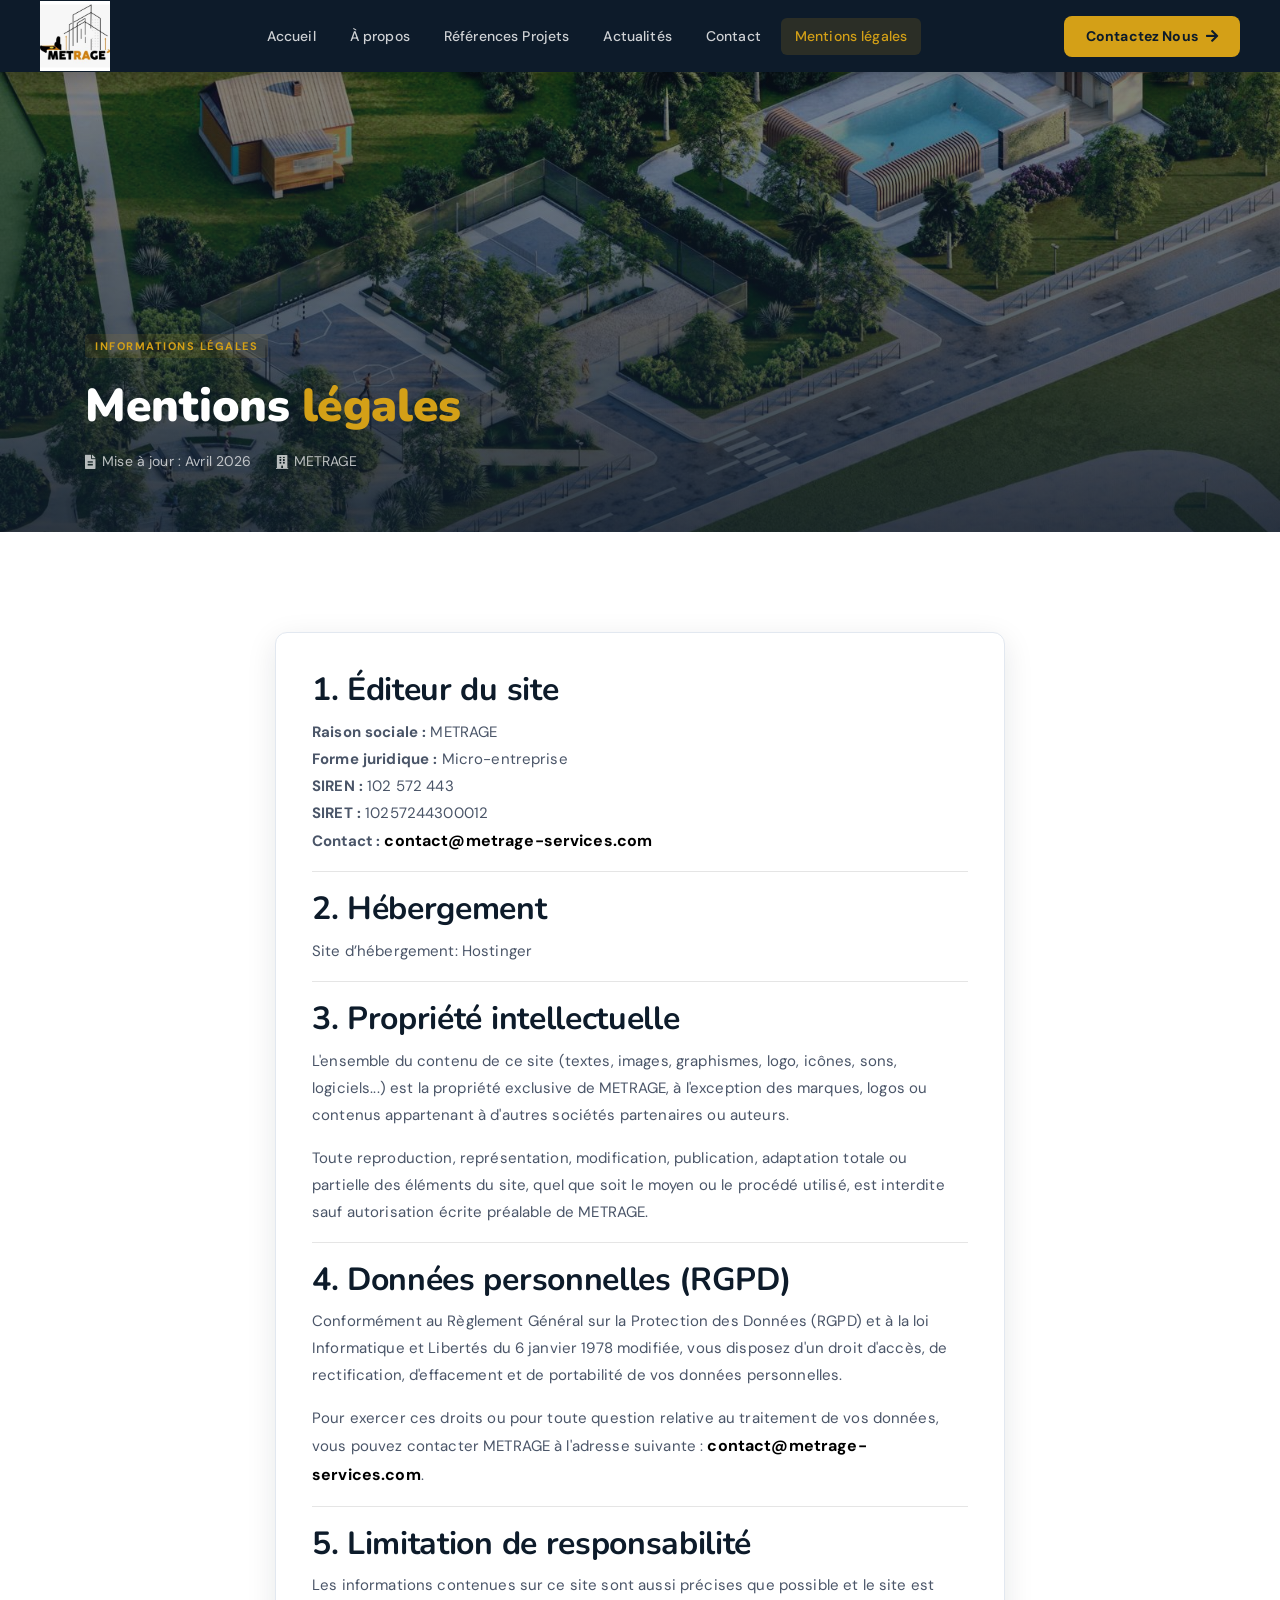
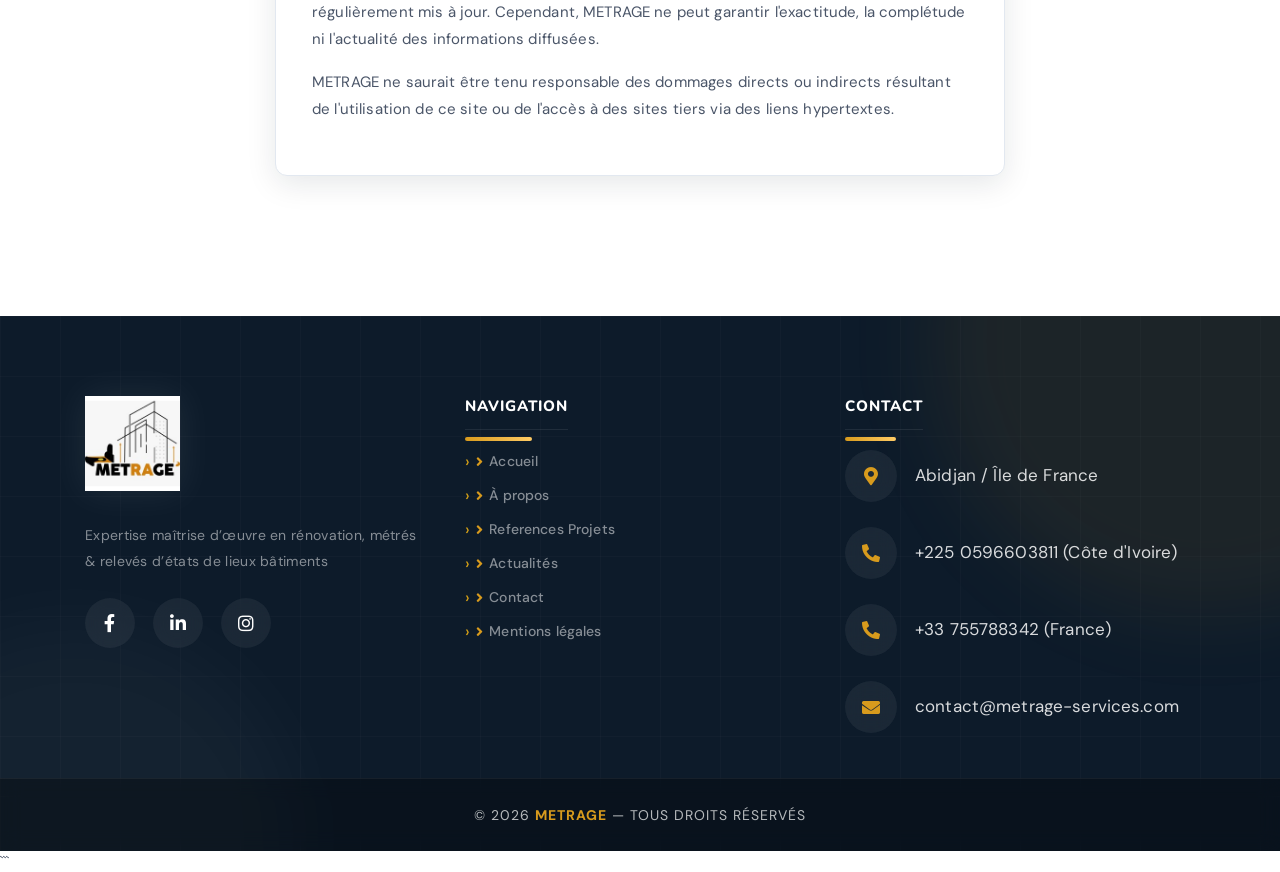
<file: mention.html>
<!DOCTYPE html>
<html lang="fr">
<head>
    <meta charset="UTF-8">
    <meta name="description" content="Mentions légales du site METRAGE - Éditeur, hébergement, propriété intellectuelle, RGPD et responsabilité.">
    <meta http-equiv="X-UA-Compatible" content="IE=edge">
    <meta name="viewport" content="width=device-width, initial-scale=1, shrink-to-fit=no">
    <title>Mentions légales — Metrage</title>

    <link rel="icon" href="img/bg-img/img7.jpg">
    <link rel="stylesheet" href="style.css">
    <link rel="stylesheet" href="css/custom-override.css">
    <link rel="stylesheet" href="https://cdnjs.cloudflare.com/ajax/libs/font-awesome/5.15.4/css/all.min.css">
</head>

<body>

<!-- ======= HEADER ======= -->
<header class="ve-header" id="ve-sticky">
    <div class="container-fluid ve-nav-wrap">

        <div class="ve-logo">
            <a href="index.html">
                <img src="img/bg-img/img7.jpg" alt="Metrage Logo" class="ve-logo-img">
            </a>
        </div>

        <nav class="ve-nav">
            <ul>
                <li><a href="index.html">Accueil</a></li>
                <li><a href="about.html">À propos</a></li>
                <li><a href="reference.html">Références Projets</a></li>
                <li><a href="post.html">Actualités</a></li>
                <li><a href="contact.html">Contact</a></li>
                <li><a href="mentions.html" class="active">Mentions légales</a></li>
            </ul>
        </nav>
        <div class="ve-nav-cta">
            <a href="contact.html" class="ve-cta-btn">Contactez Nous <i class="fa fa-arrow-right"></i></a>
        </div>
        <button class="ve-toggler" id="ve-toggle">
            <span></span><span></span><span></span>
        </button>
    </div>
    <div class="ve-mobile-menu" id="ve-mobile-menu">
        <ul>
            <li><a href="index.html">Accueil</a></li>
            <li><a href="about.html">À propos</a></li>
            <li><a href="reference.html">Références Projets</a></li>
            <li><a href="post.html">Actualités</a></li>
            <li><a href="contact.html">Contact</a></li>
            <li><a href="mentions.html">Mentions légales</a></li>
        </ul>
    </div>
</header>

<!-- ======= HERO ======= -->
<section class="ve-page-hero ve-page-hero-sm" style="background-image:url(img/bg-img/img3.jpeg);">
    <div class="ve-page-hero-overlay"></div>

    <div class="container ve-page-hero-content">
        <span class="ve-insight-cat">Informations légales</span>
        <h1>Mentions <span>légales</span></h1>
        <div class="ve-post-meta-hero">
            <span><i class="fa fa-file-text"></i> Mise à jour : Avril 2026</span>
            <span><i class="fa fa-building"></i> METRAGE</span>
        </div>
    </div>
</section>

<!-- ======= CONTENU ======= -->
<section class="ve-section">
    <div class="container">

        <div class="row justify-content-center">
            <div class="col-12 col-lg-10 col-xl-8">

                <article class="ve-article">

                    <div class="ve-article-body">

                        <!-- 1. Éditeur -->
                        <h2>1. Éditeur du site</h2>
                        <p>
                            <strong>Raison sociale :</strong> METRAGE<br>
                            <strong>Forme juridique :</strong> Micro-entreprise<br>
                            <strong>SIREN :</strong> 102 572 443<br>
                            <strong>SIRET :</strong> 10257244300012<br>
                            <strong>Contact :</strong> <a href="mailto:contact@metrage-services.com">contact@metrage-services.com</a>
                        </p>

                        <hr>

                        <!-- 2. Hébergement -->
                        <h2>2. Hébergement</h2>
                        <p>
                            Site d’hébergement: Hostinger
                        </p>

                        <hr>

                        <!-- 3. Propriété intellectuelle -->
                        <h2>3. Propriété intellectuelle</h2>
                        <p>
                            L'ensemble du contenu de ce site (textes, images, graphismes, logo, icônes, sons, logiciels...) est la propriété exclusive de METRAGE, à l'exception des marques, logos ou contenus appartenant à d'autres sociétés partenaires ou auteurs.
                        </p>
                        <p>
                            Toute reproduction, représentation, modification, publication, adaptation totale ou partielle des éléments du site, quel que soit le moyen ou le procédé utilisé, est interdite sauf autorisation écrite préalable de METRAGE.
                        </p>

                        <hr>

                        <!-- 4. Données personnelles (RGPD) -->
                        <h2>4. Données personnelles (RGPD)</h2>
                        <p>
                            Conformément au Règlement Général sur la Protection des Données (RGPD) et à la loi Informatique et Libertés du 6 janvier 1978 modifiée, vous disposez d'un droit d'accès, de rectification, d'effacement et de portabilité de vos données personnelles.
                        </p>
                        <p>
                            Pour exercer ces droits ou pour toute question relative au traitement de vos données, vous pouvez contacter METRAGE à l'adresse suivante : <a href="mailto:contact@metrage-services.com">contact@metrage-services.com</a>.
                        </p>

                        <hr>

                        <!-- 5. Limitation de responsabilité -->
                        <h2>5. Limitation de responsabilité</h2>
                        <p>
                            Les informations contenues sur ce site sont aussi précises que possible et le site est régulièrement mis à jour. Cependant, METRAGE ne peut garantir l'exactitude, la complétude ni l'actualité des informations diffusées.
                        </p>
                        <p>
                            METRAGE ne saurait être tenu responsable des dommages directs ou indirects résultant de l'utilisation de ce site ou de l'accès à des sites tiers via des liens hypertextes.
                        </p>

                    </div>

                </article>

            </div>
        </div>

    </div>
</section>

<!-- ======= FOOTER ======= -->
<footer class="ve-footer">

    <div class="ve-footer-overlay"></div>

    <div class="container">

        <div class="row align-items-start gy-5">

            <!-- LEFT -->
            <div class="col-12 col-lg-4">

                <div class="ve-footer-brand">

                    <img src="img/bg-img/img7.jpg"
                         alt="Metrage Logo"
                         class="ve-footer-logo">

                    <p class="ve-footer-desc">
                        Expertise maîtrise d’œuvre en rénovation, métrés & relevés d’états de lieux bâtiments
                    </p>

                    <div class="ve-social-icons">

                        <a href="https://www.facebook.com/share/1J43cvgSAT/" class="ve-social-icon">
                            <i class="fab fa-facebook-f"></i>
                        </a>

                        <a href="https://www.linkedin.com/company/crealtech/" class="ve-social-icon">
                            <i class="fab fa-linkedin-in"></i>
                        </a>

                        <a href="https://www.instagram.com/metrage_25?igsh=MWU5b2g5MmFzOXdlbw%3D%3D&utm_source=qr" class="ve-social-icon">
                            <i class="fab fa-instagram"></i>
                        </a>

                    </div>

                </div>

            </div>

            <!-- CENTER -->
            <div class="col-12 col-lg-4">

                <h4 class="ve-footer-title">
                    Navigation
                </h4>

                <ul class="ve-footer-links">

                    <li>
                        <a href="index.html">
                            <i class="fas fa-angle-right"></i>
                            Accueil
                        </a>
                    </li>

                    <li>
                        <a href="about.html">
                            <i class="fas fa-angle-right"></i>
                            À propos
                        </a>
                    </li>

                    <li>
                        <a href="reference.html">
                            <i class="fas fa-angle-right"></i>
                            References Projets
                        </a>
                    </li>

                    <li>
                        <a href="post.html">
                            <i class="fas fa-angle-right"></i>
                            Actualités
                        </a>
                    </li>

                    <li>
                        <a href="contact.html">
                            <i class="fas fa-angle-right"></i>
                            Contact
                        </a>
                    </li>

                    <li>
                        <a href="mentions.html">
                            <i class="fas fa-angle-right"></i>
                            Mentions légales
                        </a>
                    </li>

                </ul>

            </div>

            <!-- RIGHT -->
            <div class="col-12 col-lg-4">

                <h4 class="ve-footer-title">
                    Contact
                </h4>

                <ul class="ve-contact-list">

                    <li>
                        <div class="ve-contact-icon">
                            <i class="fas fa-map-marker-alt"></i>
                        </div>

                        <span>
                            Abidjan / Île de France
                        </span>
                    </li>

                    <li>
                        <div class="ve-contact-icon">
                            <i class="fas fa-phone-alt"></i>
                        </div>

                        <span>
                             +225 0596603811 (Côte d'Ivoire)
                        </span>

                    </li>

                    <li>
                        <div class="ve-contact-icon">
                            <i class="fas fa-phone-alt"></i>
                        </div>

                        <span>
                             +33 755788342 (France)
                        </span>

                    </li>

                    <li>
                        <div class="ve-contact-icon">
                            <i class="fas fa-envelope"></i>
                        </div>

                        <span>
                            contact@metrage-services.com
                        </span>
                    </li>

                </ul>

            </div>

        </div>

    </div>

    <!-- Bottom -->
    <div class="ve-footer-bottom">

        <div class="container">

            <p>
                © 2026 <span>METRAGE</span> — Tous droits réservés
            </p>

        </div>

    </div>

</footer>

</body>

<script src="js/jquery/jquery-2.2.4.min.js"></script>
<script src="js/bootstrap/popper.min.js"></script>
<script src="js/bootstrap/bootstrap.min.js"></script>
<script src="js/plugins/plugins.js"></script>
<script src="js/active.js"></script>
<script src="js/vaultedge.js"></script>
</html>
```
</file>
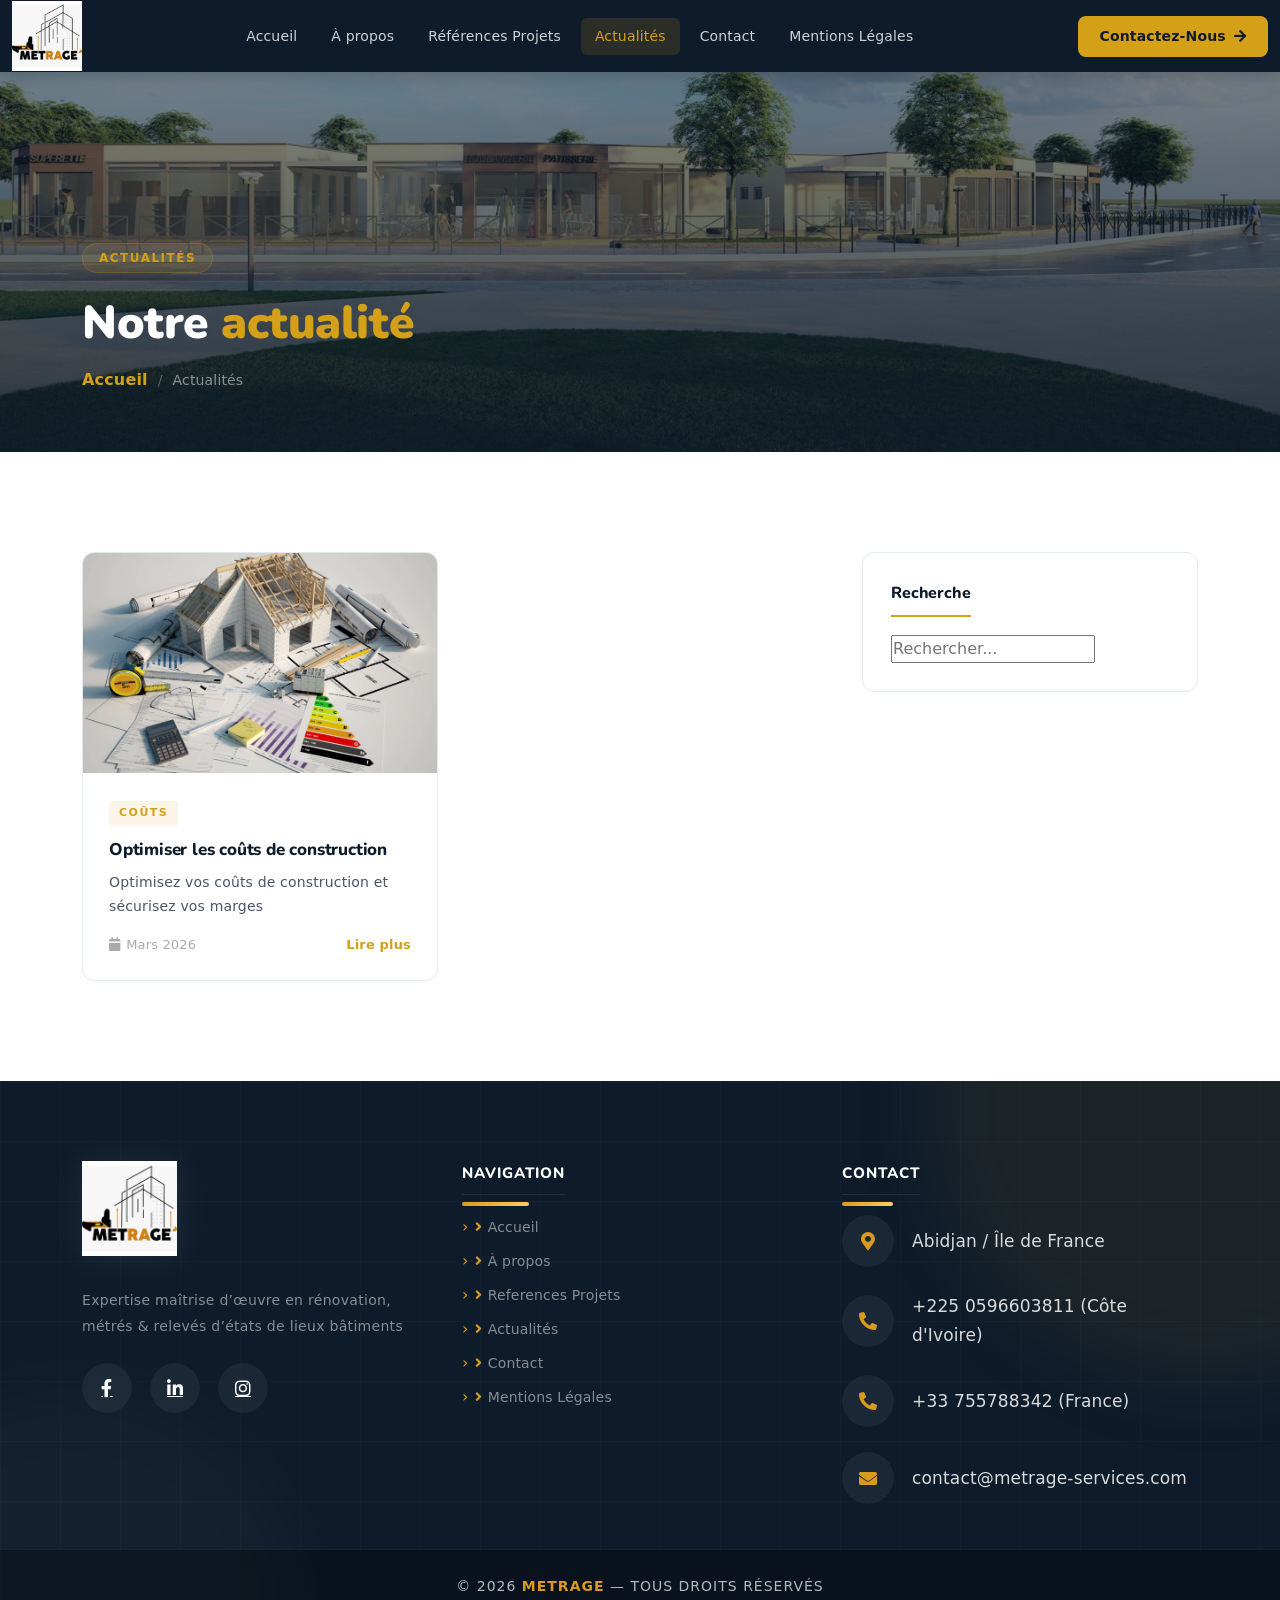
<file: post.html>
<!DOCTYPE html>
<html lang="fr">
<head>
    <meta charset="UTF-8">
    <meta name="description" content="Actualités BTP — conseils, tendances et analyses sur la construction, le métrage et la gestion de chantier.">
    <meta http-equiv="X-UA-Compatible" content="IE=edge">
    <meta name="viewport" content="width=device-width, initial-scale=1, shrink-to-fit=no">
    <title>Actualités — Metrage</title>

    <link rel="icon" href="img/bg-img/img7.jpg">
    <link rel="stylesheet" href="style.css">
    <link rel="stylesheet" href="css/custom-override.css">
    <link rel="stylesheet" href="https://cdnjs.cloudflare.com/ajax/libs/font-awesome/5.15.4/css/all.min.css">
    <link href="https://cdn.jsdelivr.net/npm/bootstrap@5.3.3/dist/css/bootstrap.min.css" rel="stylesheet">
    <script src="https://cdn.jsdelivr.net/npm/bootstrap@5.3.3/dist/js/bootstrap.bundle.min.js"></script>
</head>

<body>



<header class="ve-header" id="ve-sticky">
    <div class="container-fluid ve-nav-wrap">

       <div class="ve-logo">
            <a href="index.html">
                <img src="img/bg-img/img7.jpg" alt="Metrage Logo" class="ve-logo-img">
            </a>
        </div>

        <nav class="ve-nav">
            <ul>
                <li><a href="index.html">Accueil</a></li>
                <li><a href="about.html">À propos</a></li>
                <li><a href="reference.html">Références Projets</a></li>
                <li><a href="post.html" class="active">Actualités</a></li>
                <li><a href="contact.html">Contact</a></li>
                <li><a href="mention.html">Mentions Légales</a></li>
            </ul>
        </nav>

        <div class="ve-nav-cta">
            <a href="contact.html" class="ve-cta-btn">Contactez-Nous<i class="fa fa-arrow-right"></i></a>
        </div>
        <button class="ve-toggler" id="ve-toggle">
            <span></span><span></span><span></span>
        </button>

    </div>
    <div class="ve-mobile-menu" id="ve-mobile-menu">
        <ul>
            <li><a href="index.html">Accueil</a></li>
            <li><a href="about.html">À propos</a></li>
            <!-- <li><a href="services.html">Services</a></li> -->
            <li><a href="reference.html">Références Projets</a></li>
            <li><a href="post.html">Actualités</a></li>
            <li><a href="contact.html">Contact</a></li>
            <li><a href="mention.html">Mentions Légales</a></li>
        </ul>
    </div>
</header>

<section class="ve-page-hero" style="background-image:url(img/bg-img/img4.jpeg);">
    <div class="ve-page-hero-overlay"></div>

    <div class="container ve-page-hero-content">
        <span class="ve-section-tag">Actualités</span>
        <h1>Notre  <span>actualité</span></h1>

        <nav aria-label="breadcrumb">
            <ol class="ve-breadcrumb">
                <li><a href="index.html">Accueil</a></li>
                <li class="active">Actualités</li>
            </ol>
        </nav>
    </div>
</section>

<section class="ve-section">
    <div class="container">
        <div class="row">

            <!-- ARTICLES -->
            <div class="col-12 col-lg-8">
                <div class="row">

                    

                    <div class="col-12 col-md-6">
                        <div class="ve-insight-card">
                            <div class="ve-insight-img bg-img" style="background-image:url(img/bg-img/img8.jpeg);"></div>
                            <div class="ve-insight-body">
                                <span class="ve-insight-cat">Coûts</span>
                                <h5><a href="#">Optimiser les coûts de construction</a></h5>
                                <p>Optimisez vos coûts de construction et sécurisez vos marges</p>
                                <div class="ve-insight-meta">
                                    <span><i class="fa fa-calendar"></i> Mars 2026</span>
                                    <a href="#" data-bs-toggle="modal" data-bs-target="#articleModal">Lire plus</a>
                                </div>
                            </div>
                        </div>
                    </div>

                </div>
            </div>
    <!-- Modal -->
<div class="modal fade" id="articleModal" tabindex="-1">
    <div class="modal-dialog modal-dialog-centered modal-lg">
        <div class="modal-content custom-modal">

            <div class="modal-header border-0">
                <h4 class="modal-title fw-bold">
                    Optimiser les coûts de construction
                </h4>

                <button type="button" class="btn-close" data-bs-dismiss="modal"></button>
            </div>

            <div class="modal-body">


                <p>
                    Dans un contexte où la maîtrise des coûts est un enjeu majeur pour la réussite des projets, nous accompagnons les acteurs du bâtiment dans la structuration et l’exploitation de leurs données économiques. Notre objectif est de vous aider à mieux maîtriser vos prix de vente, fiabiliser vos estimations et sécuriser vos marges.
                </p>

                <p>
                    Pour cela, nous proposons la création de bases de données de coûts de construction sur mesure, adaptées à vos activités, à vos retours d’expérience et aux spécificités de vos projets. Cette démarche vous permet de disposer d’indicateurs fiables pour améliorer vos chiffrages, renforcer votre compétitivité et faciliter la prise de décision.
                </p>

            </div>

            <div class="modal-footer border-0">
                <button type="button"
                        class="btn btn-primary px-4"
                        data-bs-dismiss="modal">
                    Fermer
                </button>
            </div>

        </div>
    </div>
</div>            

            <!-- SIDEBAR -->
            <div class="col-12 col-lg-4">
                <div class="ve-sidebar">

                    <div class="ve-sidebar-widget">
                        <h5 class="ve-sidebar-title">Recherche</h5>
                        <input type="text" placeholder="Rechercher...">
                    </div>

            

                </div>
            </div>

        </div>
    </div>
</section>
<footer class="ve-footer">

    <!-- Decorative Background -->
    <div class="ve-footer-overlay"></div>

    <div class="container">

        <div class="row align-items-start gy-5">

            <!-- LEFT -->
            <div class="col-12 col-lg-4">

                <div class="ve-footer-brand">

                    <img src="img/bg-img/img7.jpg"
                         alt="Metrage Logo"
                         class="ve-footer-logo">

                    <p class="ve-footer-desc">
                        Expertise maîtrise d’œuvre en rénovation, métrés & relevés d’états de lieux bâtiments
                    </p>

                    <div class="ve-social-icons">

                        <a href="#" class="ve-social-icon">
                            <i class="fab fa-facebook-f"></i>
                        </a>

                        <a href="#" class="ve-social-icon">
                            <i class="fab fa-linkedin-in"></i>
                        </a>

                        <a href="#" class="ve-social-icon">
                            <i class="fab fa-instagram"></i>
                        </a>

                    </div>

                </div>

            </div>

            <!-- CENTER -->
            <div class="col-12 col-lg-4">

                <h4 class="ve-footer-title">
                    Navigation
                </h4>

                <ul class="ve-footer-links">

                    <li>
                        <a href="index.html">
                            <i class="fas fa-angle-right"></i>
                            Accueil
                        </a>
                    </li>

                    <li>
                        <a href="about.html">
                            <i class="fas fa-angle-right"></i>
                            À propos
                        </a>
                    </li>

                    <li>
                        <a href="reference.html">
                            <i class="fas fa-angle-right"></i>
                            References Projets
                        </a>
                    </li>

                    <li>
                        <a href="post.html">
                            <i class="fas fa-angle-right"></i>
                            Actualités
                        </a>
                    </li>

                    <li>
                        <a href="contact.html">
                            <i class="fas fa-angle-right"></i>
                            Contact
                        </a>
                    </li>

                    <li>
                        <a href="mention.html">
                            <i class="fas fa-angle-right"></i>
                            Mentions Légales
                        </a>
                    </li>

                </ul>

            </div>

             <!-- RIGHT -->
            <div class="col-12 col-lg-4">

                <h4 class="ve-footer-title">
                    Contact
                </h4>

                <ul class="ve-contact-list">

                    <li>
                        <div class="ve-contact-icon">
                            <i class="fas fa-map-marker-alt"></i>
                        </div>

                        <span>
                            Abidjan / Île de France
                        </span>
                    </li>

                    <li>
                        <div class="ve-contact-icon">
                            <i class="fas fa-phone-alt"></i>
                        </div>

                        <span>
                             +225 0596603811 (Côte d'Ivoire)
                        </span>

                    </li>

                    <li>
                        <div class="ve-contact-icon">
                            <i class="fas fa-phone-alt"></i>
                        </div>

                        <span>
                             +33 755788342 (France)
                        </span>

                    </li>

                    <li>
                        <div class="ve-contact-icon">
                            <i class="fas fa-envelope"></i>
                        </div>

                        <span>
                            contact@metrage-services.com
                        </span>
                    </li>

                </ul>

            </div>

        </div>

    </div>

    <!-- Bottom -->
    <div class="ve-footer-bottom">

        <div class="container">

            <p>
                © 2026 <span>METRAGE</span> — Tous droits réservés
            </p>

        </div>

    </div>

</footer>

</body>
<script src="js/jquery/jquery-2.2.4.min.js"></script>
<script src="js/bootstrap/popper.min.js"></script>
<script src="js/bootstrap/bootstrap.min.js"></script>
<script src="js/plugins/plugins.js"></script>
<script src="js/active.js"></script>
<script src="js/vaultedge.js"></script>
</html>
</file>
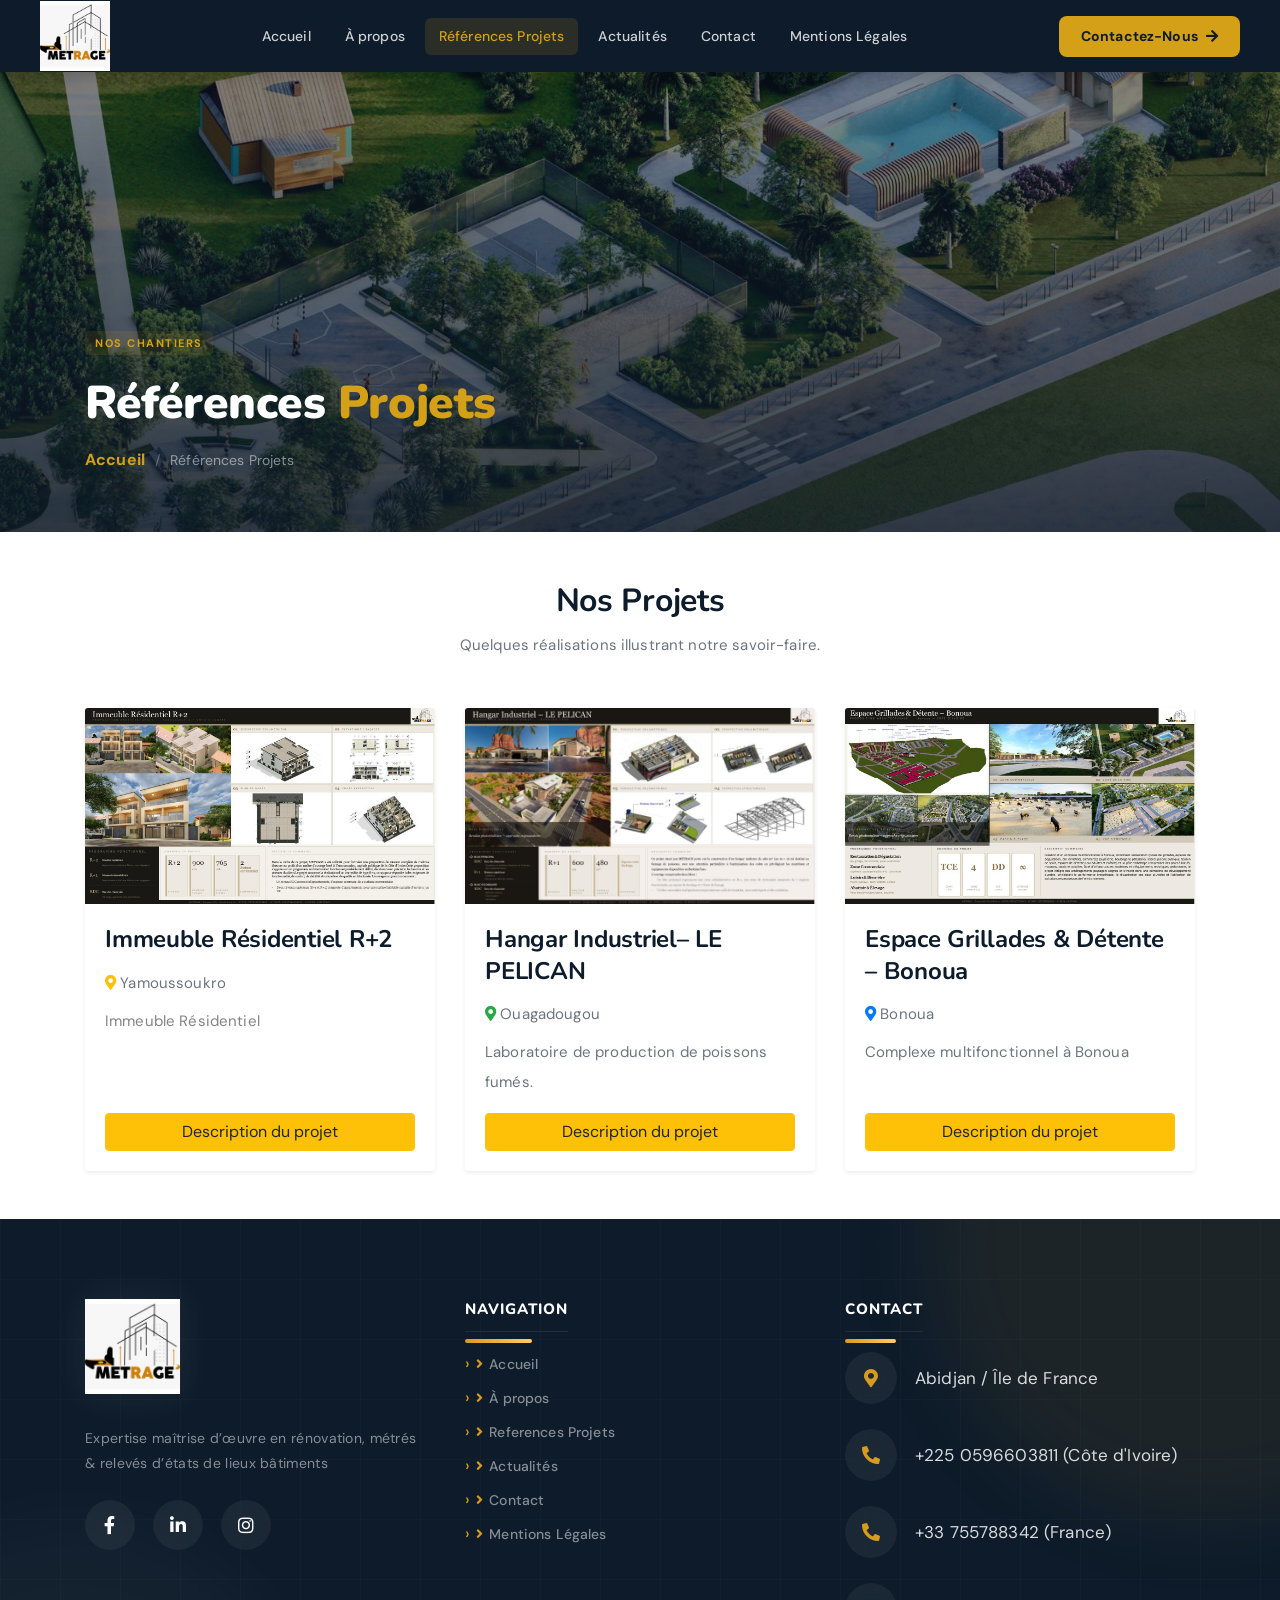
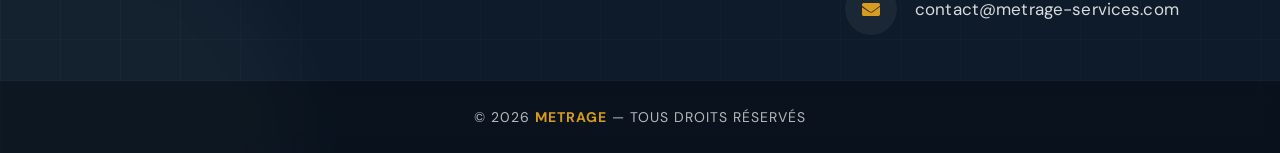
<file: reference.html>
<!DOCTYPE html>
<html lang="fr">
<head>
    <meta charset="UTF-8">
    <meta name="description" content="Découvrez nos projets de référence : immeuble résidentiel, espace grillade et hangar industriel.">
    <meta http-equiv="X-UA-Compatible" content="IE=edge">
    <meta name="viewport" content="width=device-width, initial-scale=1, shrink-to-fit=no">
    <title>Références Projets — Metrage</title>

    <link rel="icon" href="img/bg-img/img7.jpg">
    <link rel="stylesheet" href="style.css">
    <link rel="stylesheet" href="css/custom-override.css">
    <link rel="stylesheet" href="https://cdnjs.cloudflare.com/ajax/libs/font-awesome/5.15.4/css/all.min.css">
</head>

<body>

<!-- ======= HEADER ======= -->
<header class="ve-header" id="ve-sticky">
    <div class="container-fluid ve-nav-wrap">

        <div class="ve-logo">
            <a href="index.html">
                <img src="img/bg-img/img7.jpg" alt="Metrage Logo" class="ve-logo-img">
            </a>
        </div>

        <nav class="ve-nav">
            <ul>
                <li><a href="index.html">Accueil</a></li>
                <li><a href="about.html">À propos</a></li>
                <li><a href="reference.html" class="active">Références Projets</a></li>
                <li><a href="post.html">Actualités</a></li>
                <li><a href="contact.html">Contact</a></li>
                <li><a href="mention.html">Mentions Légales</a></li>
            </ul>
        </nav>

        
        <div class="ve-nav-cta">
            <a href="contact.html" class="ve-cta-btn">Contactez-Nous<i class="fa fa-arrow-right"></i></a>
        </div>

        
        <button class="ve-toggler" id="ve-toggle">
            <span></span><span></span><span></span>
        </button>

    </div>
    <div class="ve-mobile-menu" id="ve-mobile-menu">
        <ul>
            <li><a href="index.html">Accueil</a></li>
            <li><a href="about.html">À propos</a></li>
            <li><a href="reference.html">Références Projets</a></li>
            <li><a href="post.html">Actualités</a></li>
            <li><a href="contact.html">Contact</a></li>
            <li><a href="mention.html">Mentions Légales</a></li>
        </ul>
    </div>
</header>

<!-- ======= HERO ======= -->
<section class="ve-page-hero ve-page-hero-sm" style="background-image:url(img/bg-img/img3.jpeg);">
    <div class="ve-page-hero-overlay"></div>

    <div class="container ve-page-hero-content">
        <span class="ve-insight-cat">Nos Chantiers</span>
        <h1>Références <span>Projets</span></h1>

        <nav aria-label="breadcrumb">
            <ol class="ve-breadcrumb">
                <li><a href="index.html">Accueil</a></li>
                <li class="active">Références Projets</li>
            </ol>
        </nav>
    </div>
</section>

<div class="container py-5">

    <div class="text-center mb-5">
        <h2 class="fw-bold">Nos Projets</h2>
        <p class="text-muted">
            Quelques réalisations illustrant notre savoir-faire.
        </p>
    </div>

    <div class="row g-4">

        <!-- Projet 1 -->
        <div class="col-lg-4 col-md-6">

            <div class="card h-100 shadow-sm border-0">

                <a href="#" data-toggle="modal" data-target="#imageProjet1">
                    <img src="img/bg-img/img9.jpeg"
                        class="card-img-top"
                        alt="Projet"
                        style="cursor:pointer;">
                </a>

                <div class="card-body d-flex flex-column">

                   

                    <h4 class="card-title">
                        Immeuble Résidentiel R+2
                    </h4>

                    <p class="text-secondary mb-2">
                        <i class="fas fa-map-marker-alt text-warning"></i>
                        Yamoussoukro
                    </p>

                    <p>Immeuble Résidentiel</p>

                    <button
                        class="btn btn-warning mt-auto"
                        data-toggle="modal"
                        data-target="#projet1">

                        Description du projet

                    </button>

                </div>

            </div>

        </div>

        <!-- Projet 2 -->

        <div class="col-lg-4 col-md-6">

            <div class="card h-100 shadow-sm border-0">
                <a href="#" data-toggle="modal" data-target="#imageProjet2">
                    <img src="img/bg-img/img10.jpeg"
                        class="card-img-top"
                        alt="Projet"
                        style="cursor:pointer;">
                </a>

                <div class="card-body d-flex flex-column">

                    <!-- <span class="badge bg-success mb-2 w-auto">
                        Projet réalisé
                    </span> -->

                    <h4 class="card-title">
                        Hangar Industriel– LE PELICAN
                    </h4>

                    <p class="text-secondary mb-2">
                        <i class="fas fa-map-marker-alt text-success"></i>
                       Ouagadougou
                    </p>

                    <p class="card-text text-muted">
                        Laboratoire de production de poissons fumés.
                    </p>

                    <button
                        class="btn btn-warning mt-auto"
                        data-toggle="modal"
                        data-target="#projet2">

                        Description du projet

                    </button>

                </div>

            </div>

        </div>

        <!-- Projet 3 -->

        <div class="col-lg-4 col-md-6">

            <div class="card h-100 shadow-sm border-0">

                <a href="#" data-toggle="modal" data-target="#imageProjet3">
                    <img src="img/bg-img/img11.jpeg"
                        class="card-img-top"
                        alt="Projet"
                        style="cursor:pointer;">
                </a>

                <div class="card-body d-flex flex-column">

                    <!-- <span class="badge bg-primary mb-2 w-auto">
                        Projet réalisé
                    </span> -->

                    <h4 class="card-title">
                        Espace Grillades & Détente – Bonoua
                    </h4>

                    <p class="text-secondary mb-2">
                        <i class="fas fa-map-marker-alt text-primary"></i>
                        Bonoua
                    </p>

                    <p class="card-text text-muted">
                        Complexe multifonctionnel à Bonoua
                    </p>

                    <button
                       class="btn btn-warning mt-auto"
                        data-toggle="modal"
                        data-target="#projet3">

                        Description du projet

                    </button>

                </div>

            </div>

        </div>

    </div>

</div>


<!-- ==========================================
            MODAL PROJET 1
===========================================-->

<div class="modal fade" id="projet1" tabindex="-1" aria-hidden="true">

    <div class="modal-dialog modal-lg modal-dialog-centered modal-dialog-scrollable">

        <div class="modal-content border-0 shadow">

            <div class="modal-header bg-warning">

                <div>

                    <span class="badge bg-dark mb-2">
                        Projet réalisé
                    </span>

                    <h3 class="mb-0 text-dark">
                        Immeuble Résidentiel R+2
                    </h3>

                </div>

            <button type="button"
                class="close"
                data-dismiss="modal"
                aria-label="Close">

                <span aria-hidden="true">&times;</span>

        </button>

            </div>

            <div class="modal-body">

                <!-- Localisation -->

                <p class="mb-4">

                    <i class="fas fa-map-marker-alt text-warning me-2"></i>

                    <strong>Localisation :</strong>

                    Yamoussoukro

                </p>

                <!-- Description -->

                <h5 class="fw-bold mb-3">
                    Présentation du projet
                </h5>

                <p class="text-muted">

                    Dans le cadre de ce projet, METRAGE a été sollicité pour formuler une proposition de mission complète de maîtrise
                    d’œuvre au profit d’un maître d’ouvrage basé à Yamoussoukro, capitale politique de la Côte d’Ivoire.Cette proposition
                    s’appuie sur un programme architectural et fonctionnel préalablement défini, décrivant avec précision les besoins et les
                    attentes du client.Le projet concerne la réalisation d’un immeuble de type R+2, conçu pour répondre à des exigences de
                    fonctionnalité, de confort, de stabilité structurelle et de qualité architecturale. L’ouvrage comprend notamment :
                    <li> 
                        <ul>Un niveau RDC composé d’appartements, d’espaces communs, de 2 surfaces commerciales</ul> 
                     <li> Deux niveaux supérieurs (R+1 et R+2) composés d’appartements, pour une surface habitable cumulée d’environ 510 m²

                     </li>
                </p>

                <hr>

                <!-- Caractéristiques -->

                

               
                

            </div>

            <div class="modal-footer">
                <button class="btn btn-outline-secondary"
                        data-dismiss="modal">
                    Fermer
                </button>"

            </div>

        </div>

    </div>

</div>





<!-- ==========================================
            MODAL PROJET 2
===========================================-->

<div class="modal fade" id="projet2" tabindex="-1" aria-hidden="true">

    <div class="modal-dialog modal-lg modal-dialog-centered modal-dialog-scrollable">

        <div class="modal-content border-0 shadow">

            <div class="modal-header bg-warning">

                <div>

                    <span class="badge bg-dark mb-2">
                        Projet réalisé
                    </span>

                    <h3 class="mb-0 text-dark">
                        Hangar Industriel– LE PELICAN
                    </h3>

                </div>

                <button type="button"
                    class="close"
                    data-dismiss="modal"
                    aria-label="Close">

                <span aria-hidden="true">&times;</span>

            </button>

            </div>

            <div class="modal-body">

                <!-- Localisation -->

                <p class="mb-4">

                    <i class="fas fa-map-marker-alt text-warning me-2"></i>

                    <strong>Localisation :</strong>

                   Ouagadougou

                </p>

                <!-- Description -->

                <h5 class="fw-bold mb-3">
                    Présentation du projet
                </h5>

                <p class="text-muted">

                    Ce projet mené par METRAGE porte sur la construction d’un hangar moderne de 480 m² (30 m × 16 m) destiné au
                        fumage de poissons, avec une attention particulière à l’optimisation des coûts en privilégiant les matériaux et
                        équipements disponibles au Burkina Faso.
                        L’ouvrage comprendra deux blocs :
                        <li>Un bloc principal regroupant une zone administrative en R+1, une zone de traitement composée de 7 espaces
                        fonctionnels, un espace de stockage et 7 fours de fumage.
                        <li> Un bloc secondaire indépendant comprenant une salle de réception, une conciergerie et des sanitaires.
                </p>

                <hr>

                <!-- Caractéristiques -->

                

               
                

            </div>

            <div class="modal-footer">

                <button class="btn btn-outline-secondary"
                        data-dismiss="modal">
                    Fermer
                </button>
                

            </div>

        </div>

    </div>

</div>






<!-- ==========================================
            MODAL PROJET 2
===========================================-->

<div class="modal fade" id="projet3" tabindex="-1" aria-hidden="true">

    <div class="modal-dialog modal-lg modal-dialog-centered modal-dialog-scrollable">

        <div class="modal-content border-0 shadow">

            <div class="modal-header bg-warning">

                <div>

                    <span class="badge bg-dark mb-2">
                        Projet réalisé
                    </span>

                    <h3 class="mb-0 text-dark">
                        Espace Grillades & Détente – Bonoua
                    </h3>

                </div>

            <button type="button"
                    class="close"
                    data-dismiss="modal"
                    aria-label="Close">

                <span aria-hidden="true">&times;</span>

            </button>

            </div>

            <div class="modal-body">

                <!-- Localisation -->

                <p class="mb-4">

                    <i class="fas fa-map-marker-alt text-warning me-2"></i>

                    <strong>Localisation :</strong>

                   Bonoua

                </p>

                <!-- Description -->

                <h5 class="fw-bold mb-3">
                    Présentation du projet
                </h5>

                <p class="text-muted">

                    Création d’un complexe multifonctionnel à Bonoua, combinant restauration (boxes de grillades, espaces de
                    dégustation, bar climatisé), commerces (supérette, boulangerie-pâtisserie), loisirs (piscine publique, terrain
                    de sport, espaces de détente pour adultes et enfants) et un pôle d’abattage comprenant des parcs à bœufs,
                    moutons, cabris et volailles. Doté d’infrastructures modernes et d’équipements techniques performants, le
                    projet intègre des aménagements paysagers soignés et s’inscrit dans une démarche de développement
                    durable, privilégiant la performance énergétique, la récupération des eaux pluviales et l’utilisation de
                    solutions respectueuses de l’environnement.
                </p>

                <hr>

                <!-- Caractéristiques -->

                

               
                

            </div>

            <div class="modal-footer">

               <button class="btn btn-outline-secondary"
                        data-dismiss="modal">
                    Fermer
                </button>



            </div>

        </div>

    </div>

</div>
<!-- ======= FOOTER ======= -->
<footer class="ve-footer">

    <div class="ve-footer-overlay"></div>

    <div class="container">

        <div class="row align-items-start gy-5">

            <!-- LEFT -->
            <div class="col-12 col-lg-4">

                <div class="ve-footer-brand">

                    <img src="img/bg-img/img7.jpg"
                         alt="Metrage Logo"
                         class="ve-footer-logo">

                    <p class="ve-footer-desc">
                        Expertise maîtrise d’œuvre en rénovation, métrés & relevés d’états de lieux bâtiments
                    </p>

                    <div class="ve-social-icons">

                        <a href="https://www.facebook.com/share/1J43cvgSAT/" class="ve-social-icon">
                            <i class="fab fa-facebook-f"></i>
                        </a>

                        <a href="https://www.linkedin.com/company/crealtech/" class="ve-social-icon">
                            <i class="fab fa-linkedin-in"></i>
                        </a>

                        <a href="https://www.instagram.com/metrage_25?igsh=MWU5b2g5MmFzOXdlbw%3D%3D&utm_source=qr" class="ve-social-icon">
                            <i class="fab fa-instagram"></i>
                        </a>

                    </div>

                </div>

            </div>

            <!-- CENTER -->
            <div class="col-12 col-lg-4">

                <h4 class="ve-footer-title">
                    Navigation
                </h4>

                <ul class="ve-footer-links">

                    <li>
                        <a href="index.html">
                            <i class="fas fa-angle-right"></i>
                            Accueil
                        </a>
                    </li>

                    <li>
                        <a href="about.html">
                            <i class="fas fa-angle-right"></i>
                            À propos
                        </a>
                    </li>

                    <li>
                        <a href="reference.html">
                            <i class="fas fa-angle-right"></i>
                            References Projets
                        </a>
                    </li>

                    <li>
                        <a href="post.html">
                            <i class="fas fa-angle-right"></i>
                            Actualités
                        </a>
                    </li>

                    <li>
                        <a href="contact.html">
                            <i class="fas fa-angle-right"></i>
                            Contact
                        </a>
                    </li>
                    <li>
                        <a href="mention.html">
                            <i class="fas fa-angle-right"></i>
                            Mentions Légales
                        </a>  
                    </li>

                </ul>

            </div>

            <!-- RIGHT -->
            <div class="col-12 col-lg-4">

                <h4 class="ve-footer-title">
                    Contact
                </h4>

                <ul class="ve-contact-list">

                    <li>
                        <div class="ve-contact-icon">
                            <i class="fas fa-map-marker-alt"></i>
                        </div>

                        <span>
                            Abidjan / Île de France
                        </span>
                    </li>

                    <li>
                        <div class="ve-contact-icon">
                            <i class="fas fa-phone-alt"></i>
                        </div>

                        <span>
                             +225 0596603811 (Côte d'Ivoire)
                        </span>

                    </li>

                    <li>
                        <div class="ve-contact-icon">
                            <i class="fas fa-phone-alt"></i>
                        </div>

                        <span>
                             +33 755788342 (France)
                        </span>

                    </li>

                    <li>
                        <div class="ve-contact-icon">
                            <i class="fas fa-envelope"></i>
                        </div>

                        <span>
                            contact@metrage-services.com
                        </span>
                    </li>

                </ul>

            </div>

        </div>

    </div>

    <!-- Bottom -->
    <div class="ve-footer-bottom">

        <div class="container">

            <p>
                © 2026 <span>METRAGE</span> — Tous droits réservés
            </p>

        </div>

    </div>

</footer>

<script src="js/jquery/jquery-2.2.4.min.js"></script>
<script src="js/bootstrap/popper.min.js"></script>
<script src="js/bootstrap/bootstrap.min.js"></script>
<script src="js/plugins/plugins.js"></script>
<script src="js/active.js"></script>
<script src="js/vaultedge.js"></script>

<!-- Modal Image Projet 1 -->
<div class="modal fade" id="imageProjet1" tabindex="-1" role="dialog">
    <div class="modal-dialog modal-dialog-centered"
         role="document"
         style="max-width:85vw; margin:20px auto;">

        <div class="modal-content border-0 bg-transparent">

            <button type="button"
                    class="close text-white ml-auto mr-2 mt-2"
                    data-dismiss="modal"
                    aria-label="Close"
                    style="font-size:45px; opacity:1;">
                <span>&times;</span>
            </button>

            <img src="img/bg-img/img9.jpeg"
                 class="rounded shadow"
                 style="width:100%; max-height:80vh; object-fit:contain;">

        </div>
    </div>
</div>


<!-- Modal Image Projet 2 -->
<div class="modal fade" id="imageProjet2" tabindex="-1" role="dialog">
    <div class="modal-dialog modal-dialog-centered"
         role="document"
         style="max-width:85vw; margin:20px auto;">

        <div class="modal-content border-0 bg-transparent">

            <button type="button"
                    class="close text-white ml-auto mr-2 mt-2"
                    data-dismiss="modal"
                    aria-label="Close"
                    style="font-size:45px; opacity:1;">
                <span>&times;</span>
            </button>

            <img src="img/bg-img/img10.jpeg"
                 class="rounded shadow"
                 style="width:100%; max-height:80vh; object-fit:contain;">

        </div>
    </div>
</div>


<!-- Modal Image Projet 3 -->
<div class="modal fade" id="imageProjet3" tabindex="-1" role="dialog">
    <div class="modal-dialog modal-dialog-centered"
         role="document"
         style="max-width:85vw; margin:20px auto;">

        <div class="modal-content border-0 bg-transparent">

            <button type="button"
                    class="close text-white ml-auto mr-2 mt-2"
                    data-dismiss="modal"
                    aria-label="Close"
                    style="font-size:45px; opacity:1;">
                <span>&times;</span>
            </button>

            <img src="img/bg-img/img11.jpeg"
                 class="rounded shadow"
                 style="width:100%; max-height:80vh; object-fit:contain;">

        </div>
    </div>
</div>

</body>
</html>
</file>
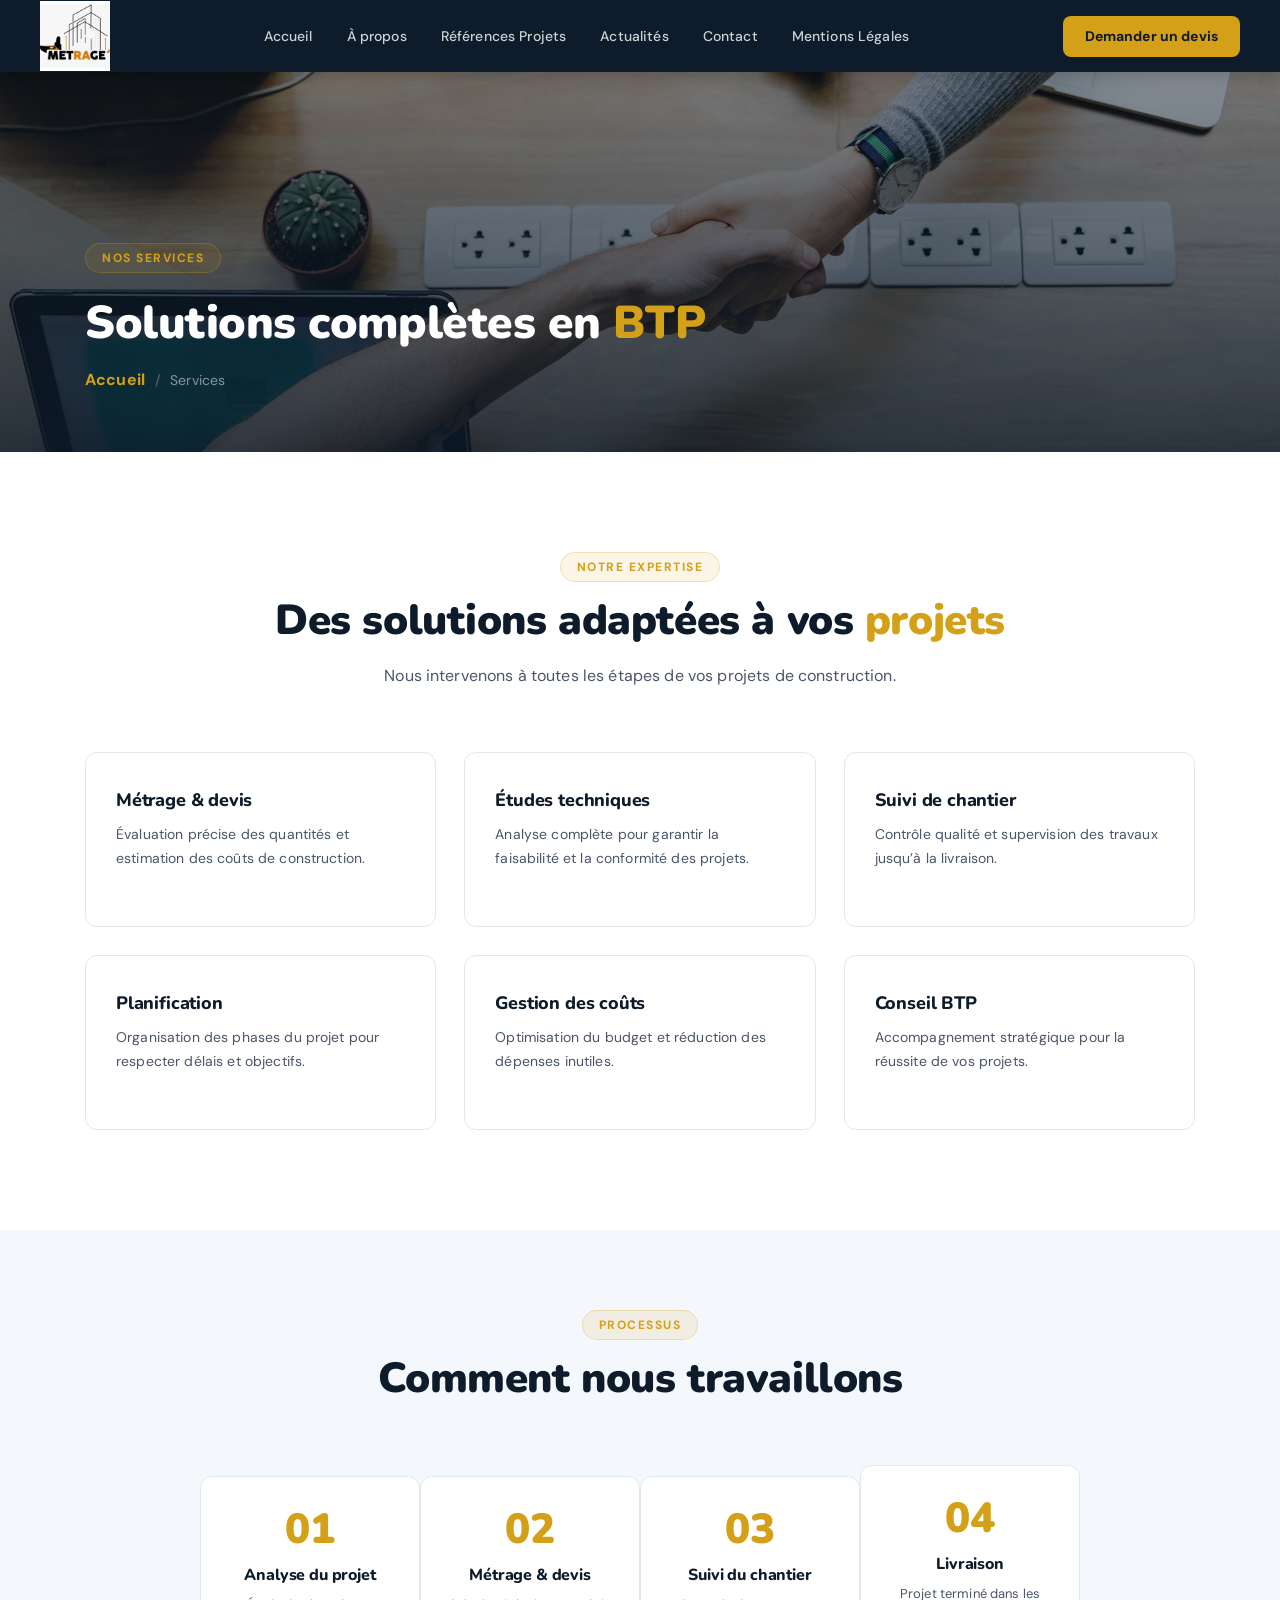
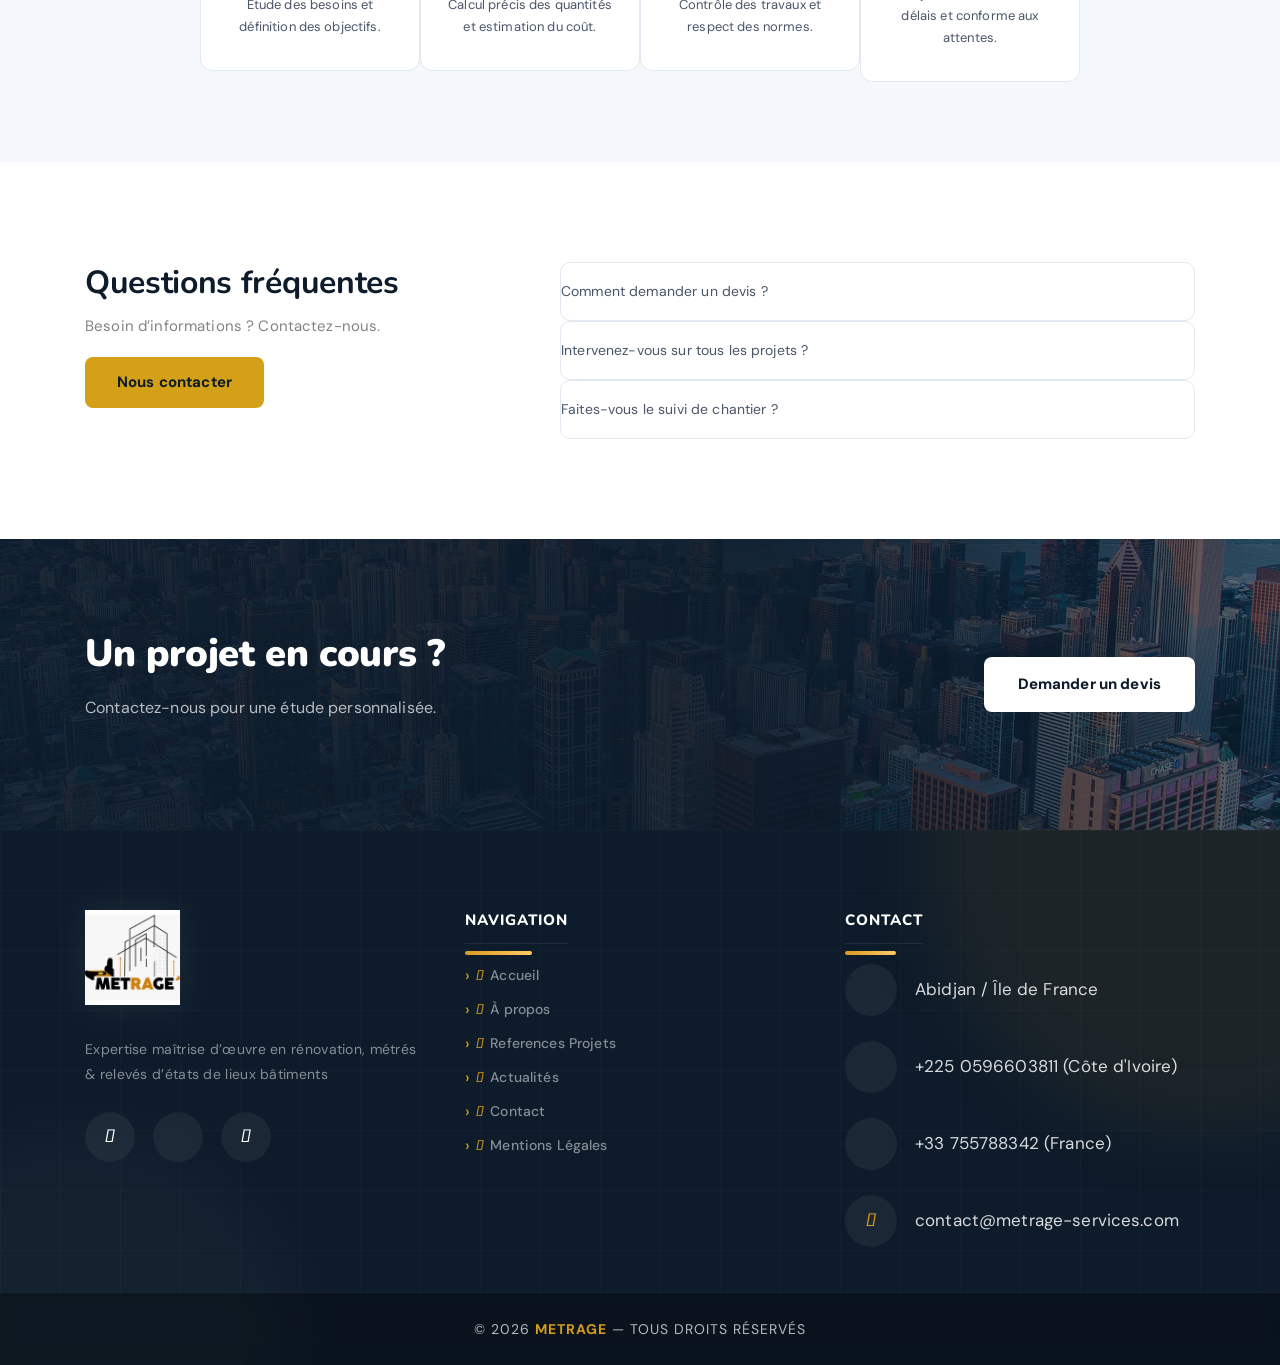
<file: services.html>
<!DOCTYPE html>
<html lang="fr">
<head>
    <meta charset="UTF-8">
    <meta name="description" content="Nos services BTP : métrage, études techniques, suivi de chantier et gestion des coûts.">
    <meta http-equiv="X-UA-Compatible" content="IE=edge">
    <meta name="viewport" content="width=device-width, initial-scale=1, shrink-to-fit=no">
    <title>Services — Metrage</title>

    <link rel="icon" href="img/bg-img/img7.jpg">
    <link rel="stylesheet" href="style.css">
    <link rel="stylesheet" href="css/custom-override.css">
</head>

<body>

<!-- ⚠️ Tu peux supprimer ce bloc si bug -->
<!--
<div class="preloader d-flex align-items-center justify-content-center">
    <div class="lds-ellipsis"><div></div><div></div><div></div><div></div></div>
</div>
-->

<header class="ve-header" id="ve-sticky">
    <div class="container-fluid ve-nav-wrap">

       <div class="ve-logo">
            <a href="index.html">
                <img src="img/bg-img/img7.jpg" alt="Metrage Logo" class="ve-logo-img">
            </a>
        </div>

        <nav class="ve-nav">
            <ul>
                <li><a href="index.html">Accueil</a></li>
                <li><a href="about.html" >À propos</a></li>
                <li><a href="reference.html">Références Projets</a></li>
                <li><a href="post.html">Actualités</a></li>
                <li><a href="contact.html">Contact</a></li>
                <li><a href="mention.html">Mentions Légales</a></li>
            </ul>
        </nav>

        <div class="ve-nav-cta">
            <a href="contact.html" class="ve-cta-btn">Demander un devis</a>
        </div>

    </div>
    <div class="ve-mobile-menu" id="ve-mobile-menu">
        <ul>
            <li><a href="index.html">Accueil</a></li>
            <li><a href="about.html">À propos</a></li>
            <!-- <li><a href="services.html">Services</a></li> -->
            <li><a href="reference.html">Références Projets</a></li>
            <li><a href="post.html">Actualités</a></li>
            <li><a href="contact.html">Contact</a></li>
            <li><a href="mention.html">Mentions Légales</a></li>
        </ul>
    </div>
</header>

<section class="ve-page-hero" style="background-image:url(img/bg-img/20.jpg);">
    <div class="ve-page-hero-overlay"></div>

    <div class="container ve-page-hero-content">
        <span class="ve-section-tag">Nos services</span>
        <h1>Solutions complètes en <span>BTP</span></h1>

        <nav aria-label="breadcrumb">
            <ol class="ve-breadcrumb">
                <li><a href="index.html">Accueil</a></li>
                <li class="active">Services</li>
            </ol>
        </nav>
    </div>
</section>

<section class="ve-section">
    <div class="container">

        <div class="ve-section-header text-center">
            <span class="ve-section-tag">Notre expertise</span>
            <h2>Des solutions adaptées à vos <span>projets</span></h2>
            <p>Nous intervenons à toutes les étapes de vos projets de construction.</p>
        </div>

        <div class="ve-services-grid">

            <div class="ve-service-card">
                <h4>Métrage & devis</h4>
                <p>Évaluation précise des quantités et estimation des coûts de construction.</p>
            </div>

            <div class="ve-service-card">
                <h4>Études techniques</h4>
                <p>Analyse complète pour garantir la faisabilité et la conformité des projets.</p>
            </div>

            <div class="ve-service-card">
                <h4>Suivi de chantier</h4>
                <p>Contrôle qualité et supervision des travaux jusqu’à la livraison.</p>
            </div>

            <div class="ve-service-card">
                <h4>Planification</h4>
                <p>Organisation des phases du projet pour respecter délais et objectifs.</p>
            </div>

            <div class="ve-service-card">
                <h4>Gestion des coûts</h4>
                <p>Optimisation du budget et réduction des dépenses inutiles.</p>
            </div>

            <div class="ve-service-card">
                <h4>Conseil BTP</h4>
                <p>Accompagnement stratégique pour la réussite de vos projets.</p>
            </div>

        </div>

    </div>
</section>

<section class="ve-process-section">
    <div class="container">

        <div class="ve-section-header text-center">
            <span class="ve-section-tag">Processus</span>
            <h2>Comment nous travaillons</h2>
        </div>

        <div class="ve-process-grid">

            <div class="ve-process-step">
                <div class="ve-process-num">01</div>
                <h5>Analyse du projet</h5>
                <p>Étude des besoins et définition des objectifs.</p>
            </div>

            <div class="ve-process-step">
                <div class="ve-process-num">02</div>
                <h5>Métrage & devis</h5>
                <p>Calcul précis des quantités et estimation du coût.</p>
            </div>

            <div class="ve-process-step">
                <div class="ve-process-num">03</div>
                <h5>Suivi du chantier</h5>
                <p>Contrôle des travaux et respect des normes.</p>
            </div>

            <div class="ve-process-step">
                <div class="ve-process-num">04</div>
                <h5>Livraison</h5>
                <p>Projet terminé dans les délais et conforme aux attentes.</p>
            </div>

        </div>

    </div>
</section>

<section class="ve-section ve-faq-section">
    <div class="container">

        <div class="row">

            <div class="col-12 col-lg-5">
                <h2>Questions fréquentes</h2>
                <p>Besoin d’informations ? Contactez-nous.</p>
                <a href="contact.html" class="ve-btn-primary">Nous contacter</a>
            </div>

            <div class="col-12 col-lg-7">

                <div class="ve-faq-list">

                    <div class="ve-faq-item">
                        <div class="ve-faq-q">Comment demander un devis ?</div>
                        <div class="ve-faq-a">Via notre formulaire ou par téléphone.</div>
                    </div>

                    <div class="ve-faq-item">
                        <div class="ve-faq-q">Intervenez-vous sur tous les projets ?</div>
                        <div class="ve-faq-a">Oui, construction, rénovation et infrastructures.</div>
                    </div>

                    <div class="ve-faq-item">
                        <div class="ve-faq-q">Faites-vous le suivi de chantier ?</div>
                        <div class="ve-faq-a">Oui, avec contrôle qualité complet.</div>
                    </div>

                </div>

            </div>

        </div>

    </div>
</section>

<section class="ve-cta-banner bg-img" style="background-image:url(img/bg-img/6.jpg);">
    <div class="ve-cta-overlay"></div>

    <div class="container ve-cta-content">
        <div class="row align-items-center">

            <div class="col-12 col-lg-8">
                <h2>Un projet en cours ?</h2>
                <p>Contactez-nous pour une étude personnalisée.</p>
            </div>

            <div class="col-12 col-lg-4 text-lg-right">
                <a href="contact.html" class="ve-btn-white">Demander un devis</a>
            </div>

        </div>
    </div>
</section>

<footer class="ve-footer">

    <!-- Decorative Background -->
    <div class="ve-footer-overlay"></div>

    <div class="container">

        <div class="row align-items-start gy-5">

            <!-- LEFT -->
            <div class="col-12 col-lg-4">

                <div class="ve-footer-brand">

                    <img src="img/bg-img/img7.jpg"
                         alt="Metrage Logo"
                         class="ve-footer-logo">

                    <p class="ve-footer-desc">
                        Expertise maîtrise d’œuvre en rénovation, métrés & relevés d’états de lieux bâtiments
                    </p>

                    <div class="ve-social-icons">

                        <a href="https://www.facebook.com/share/1J43cvgSAT/" class="ve-social-icon">
                            <i class="fab fa-facebook-f"></i>
                        </a>

                        <a href="https://www.linkedin.com/company/crealtech/" class="ve-social-icon">
                            <i class="fab fa-linkedin-in"></i>
                        </a>

                        <a href="https://www.instagram.com/metrage_25?igsh=MWU5b2g5MmFzOXdlbw%3D%3D&utm_source=qr" class="ve-social-icon">
                            <i class="fab fa-instagram"></i>
                        </a>

                    </div>

                </div>

            </div>

            <!-- CENTER -->
            <div class="col-12 col-lg-4">

                <h4 class="ve-footer-title">
                    Navigation
                </h4>

                <ul class="ve-footer-links">

                    <li>
                        <a href="index.html">
                            <i class="fas fa-angle-right"></i>
                            Accueil
                        </a>
                    </li>

                    <li>
                        <a href="about.html">
                            <i class="fas fa-angle-right"></i>
                            À propos
                        </a>
                    </li>

                    <li>
                        <a href="reference.html">
                            <i class="fas fa-angle-right"></i>
                            References Projets
                        </a>
                    </li>

                    <li>
                        <a href="post.html">
                            <i class="fas fa-angle-right"></i>
                            Actualités
                        </a>
                    </li>

                    <li>
                        <a href="contact.html">
                            <i class="fas fa-angle-right"></i>
                            Contact
                        </a>
                    </li>
                    <li>
                        <a href="mention.html">
                            <i class="fas fa-angle-right"></i>
                            Mentions Légales
                        </a>  
                    </li>

                </ul>

            </div>

             <!-- RIGHT -->
            <div class="col-12 col-lg-4">

                <h4 class="ve-footer-title">
                    Contact
                </h4>

                <ul class="ve-contact-list">

                    <li>
                        <div class="ve-contact-icon">
                            <i class="fas fa-map-marker-alt"></i>
                        </div>

                        <span>
                            Abidjan / Île de France
                        </span>
                    </li>

                    <li>
                        <div class="ve-contact-icon">
                            <i class="fas fa-phone-alt"></i>
                        </div>

                        <span>
                             +225 0596603811 (Côte d'Ivoire)
                        </span>

                    </li>

                    <li>
                        <div class="ve-contact-icon">
                            <i class="fas fa-phone-alt"></i>
                        </div>

                        <span>
                             +33 755788342 (France)
                        </span>

                    </li>

                    <li>
                        <div class="ve-contact-icon">
                            <i class="fas fa-envelope"></i>
                        </div>

                        <span>
                            contact@metrage-services.com
                        </span>
                    </li>

                </ul>

            </div>

        </div>

    </div>
    <!-- Bottom -->
    <div class="ve-footer-bottom">

        <div class="container">

            <p>
                © 2026 <span>METRAGE</span> — Tous droits réservés
            </p>

        </div>

    </div>

</footer>

<script src="js/jquery/jquery-2.2.4.min.js"></script>
<script src="js/bootstrap/popper.min.js"></script>
<script src="js/bootstrap/bootstrap.min.js"></script>
<script src="js/plugins/plugins.js"></script>
<script src="js/active.js"></script>
<script src="js/vaultedge.js"></script>

</body>
</html>
</file>
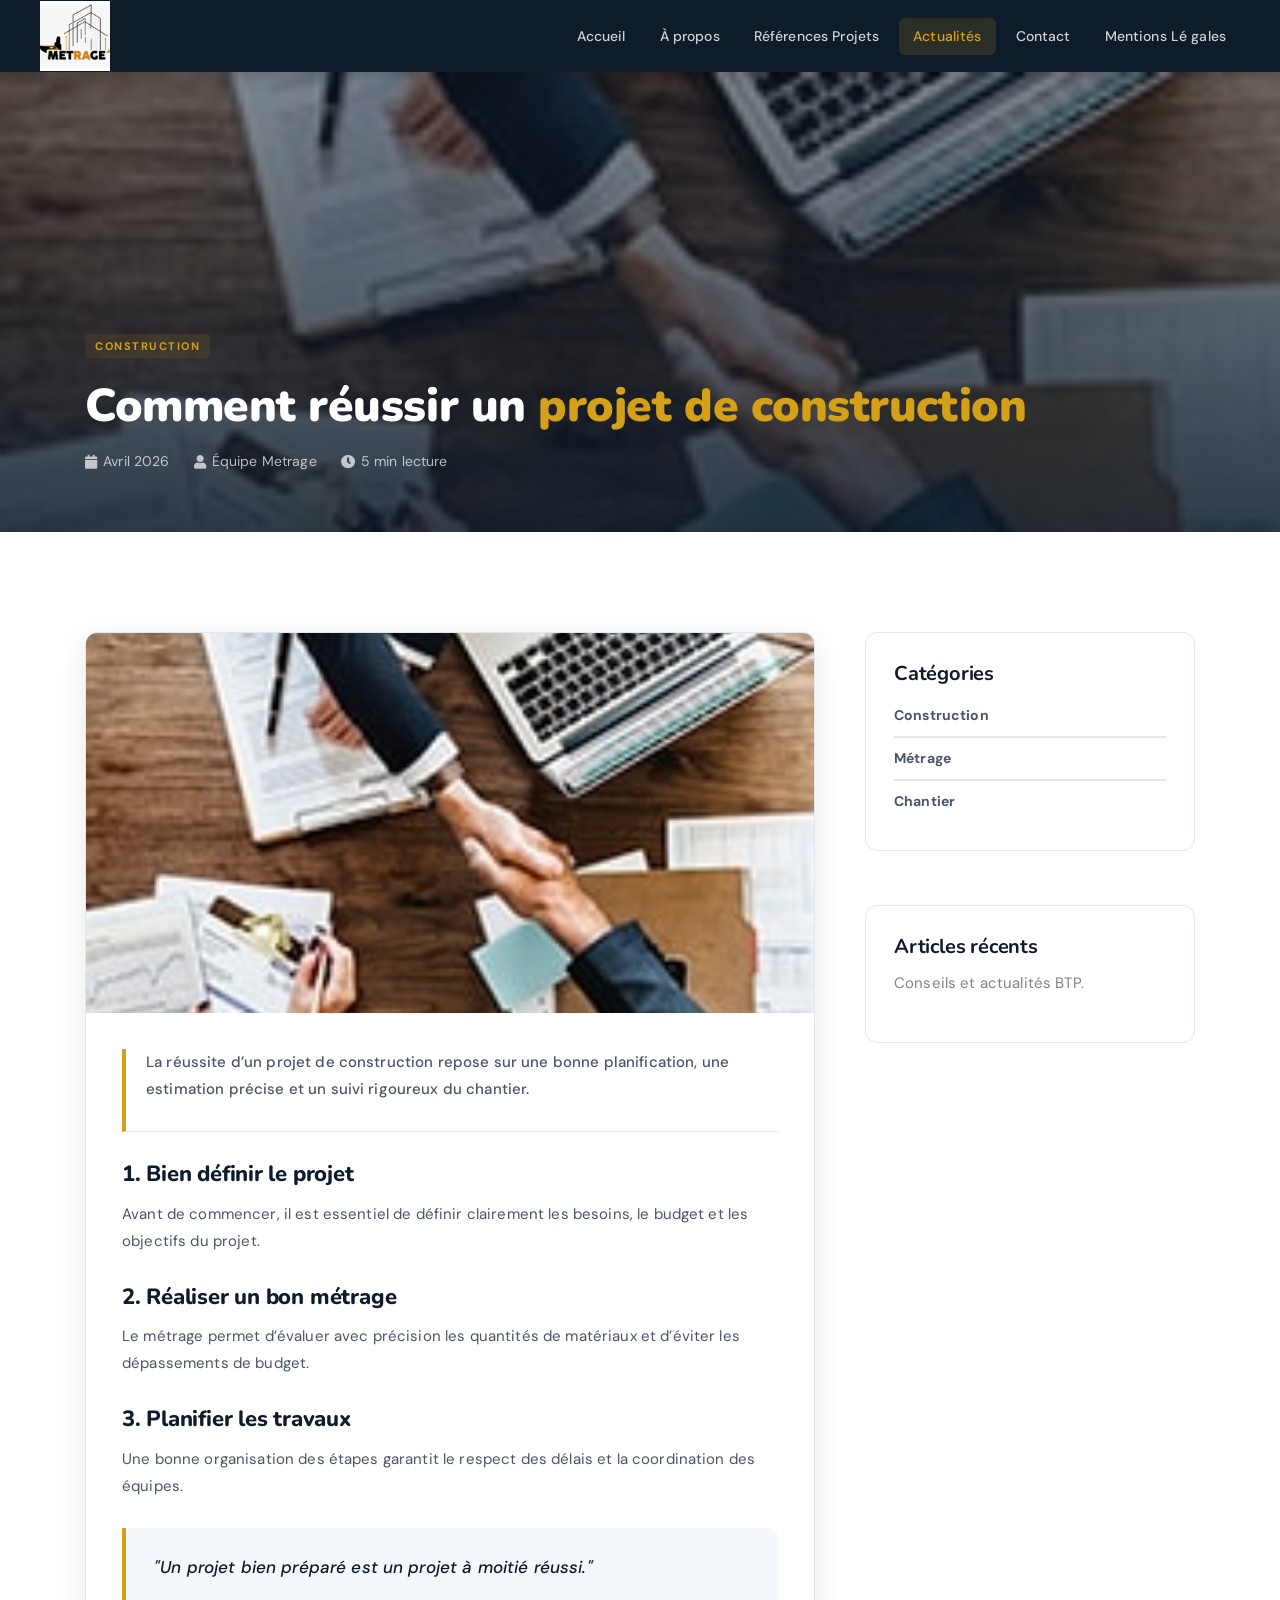
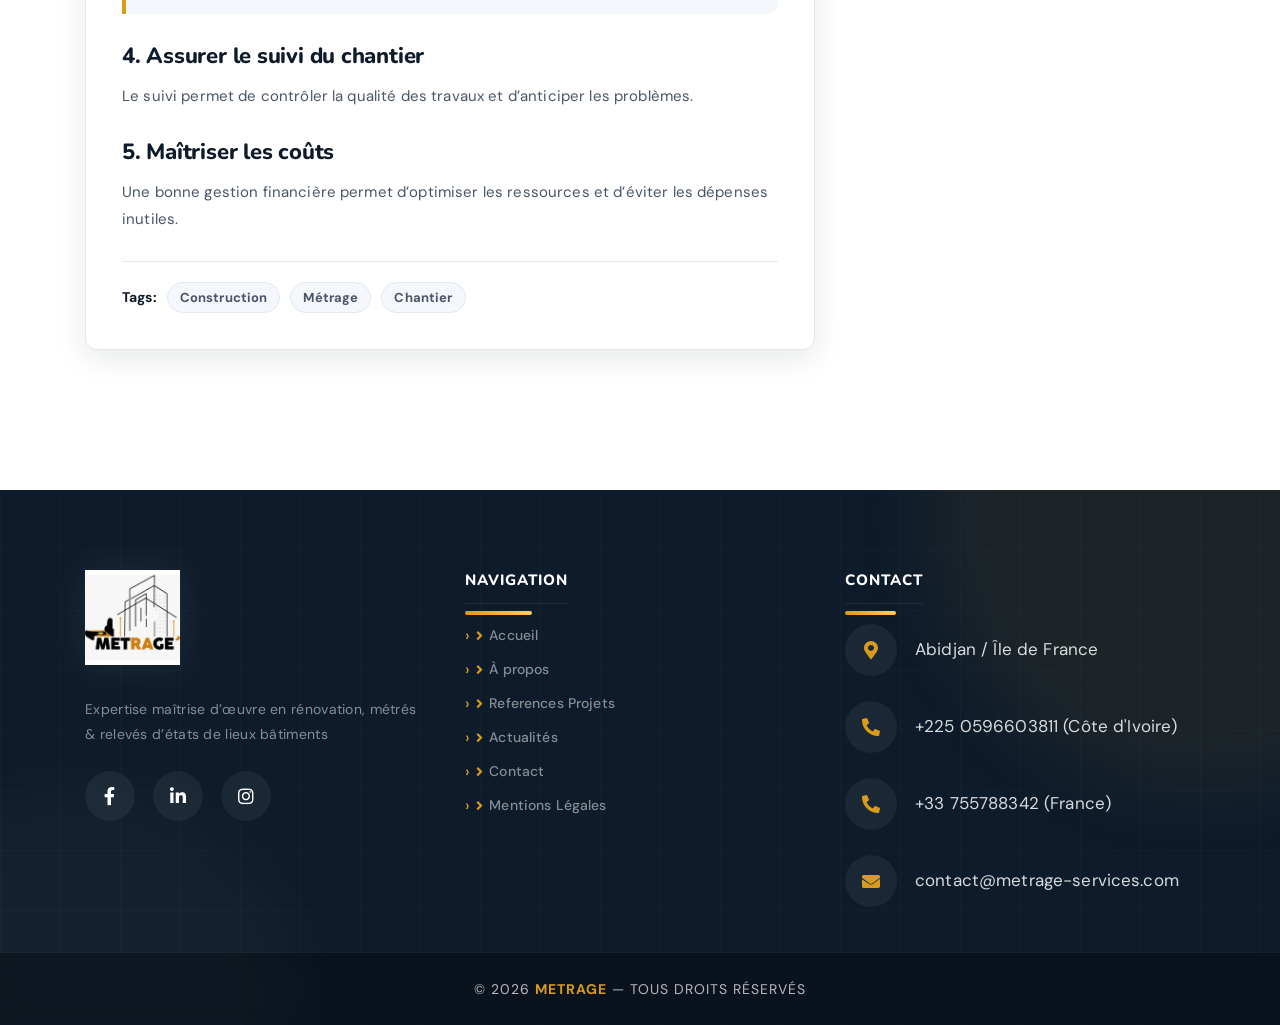
<file: single-post.html>
<!DOCTYPE html>
<html lang="fr">
<head>
    <meta charset="UTF-8">
    <meta name="description" content="Conseils BTP : réussir un projet de construction, maîtriser les coûts et optimiser le suivi de chantier.">
    <meta http-equiv="X-UA-Compatible" content="IE=edge">
    <meta name="viewport" content="width=device-width, initial-scale=1, shrink-to-fit=no">
    <title>Réussir un projet de construction — Metrage</title>

    <link rel="icon" href="img/bg-img/img7.jpg">
    <link rel="stylesheet" href="style.css">
    <link rel="stylesheet" href="css/custom-override.css">
        <link rel="stylesheet" href="https://cdnjs.cloudflare.com/ajax/libs/font-awesome/5.15.4/css/all.min.css">
</head>

<body>

<header class="ve-header" id="ve-sticky">
    <div class="container-fluid ve-nav-wrap">

        <div class="ve-logo">
            <a href="index.html">
                <img src="img/bg-img/img7.jpg" alt="Metrage Logo" class="ve-logo-img">
            </a>
        </div>

        <nav class="ve-nav">
            <ul>
                <li><a href="index.html">Accueil</a></li>
                <li><a href="about.html" >À propos</a></li>
                <li><a href="reference.html">Références Projets</a></li>
                <li><a href="post.html" class="active">Actualités</a></li>
                <li><a href="contact.html">Contact</a></li>
                <li><a href="mention.html">Mentions Lé  gales</a></li>
            </ul>
        </nav>

    </div>
    <div class="ve-mobile-menu" id="ve-mobile-menu">
         <ul>
            <li><a href="index.html">Accueil</a></li>
            <li><a href="about.html">À propos</a></li>
            <!-- <li><a href="services.html">Services</a></li> -->
            <li><a href="reference.html">Références Projets</a></li>
            <li><a href="post.html">Actualités</a></li>
            <li><a href="contact.html">Contact</a></li>
            <li><a href="mention.html">Mentions Légales</a></li>
        </ul>
    </div>
</header>

<section class="ve-page-hero ve-page-hero-sm" style="background-image:url(img/bg-img/10.jpg);">
    <div class="ve-page-hero-overlay"></div>

    <div class="container ve-page-hero-content">
        <span class="ve-insight-cat">Construction</span>
        <h1>Comment réussir un <span>projet de construction</span></h1>

        <div class="ve-post-meta-hero">
            <span><i class="fa fa-calendar"></i> Avril 2026</span>
            <span><i class="fa fa-user"></i> Équipe Metrage</span>
            <span><i class="fa fa-clock-o"></i> 5 min lecture</span>
        </div>
    </div>
</section>

<section class="ve-section">
    <div class="container">

        <div class="row">

            <div class="col-12 col-lg-8">

                <article class="ve-article">

                    <div class="ve-article-featured bg-img" style="background-image:url(img/bg-img/10.jpg);"></div>

                    <div class="ve-article-body">

                        <p class="ve-article-lead">
                            La réussite d’un projet de construction repose sur une bonne planification, une estimation précise et un suivi rigoureux du chantier.
                        </p>

                        <h3>1. Bien définir le projet</h3>
                        <p>
                            Avant de commencer, il est essentiel de définir clairement les besoins, le budget et les objectifs du projet.
                        </p>

                        <h3>2. Réaliser un bon métrage</h3>
                        <p>
                            Le métrage permet d’évaluer avec précision les quantités de matériaux et d’éviter les dépassements de budget.
                        </p>

                        <h3>3. Planifier les travaux</h3>
                        <p>
                            Une bonne organisation des étapes garantit le respect des délais et la coordination des équipes.
                        </p>

                        <blockquote class="ve-blockquote">
                            <p>"Un projet bien préparé est un projet à moitié réussi."</p>
                        </blockquote>

                        <h3>4. Assurer le suivi du chantier</h3>
                        <p>
                            Le suivi permet de contrôler la qualité des travaux et d’anticiper les problèmes.
                        </p>

                        <h3>5. Maîtriser les coûts</h3>
                        <p>
                            Une bonne gestion financière permet d’optimiser les ressources et d’éviter les dépenses inutiles.
                        </p>

                        <div class="ve-article-tags">
                            <strong>Tags:</strong>
                            <a href="#">Construction</a>
                            <a href="#">Métrage</a>
                            <a href="#">Chantier</a>
                        </div>

                    </div>

                </article>

            </div>

            <div class="col-12 col-lg-4">

                <div class="ve-sidebar">

                    <div class="ve-sidebar-widget">
                        <h5>Catégories</h5>
                        <ul class="ve-cat-list">
                            <li><a href="#">Construction</a></li>
                            <li><a href="#">Métrage</a></li>
                            <li><a href="#">Chantier</a></li>
                        </ul>
                    </div>

                    <div class="ve-sidebar-widget">
                        <h5>Articles récents</h5>
                        <p>Conseils et actualités BTP.</p>
                    </div>

                </div>

            </div>

        </div>

    </div>
</section>

<footer class="ve-footer">

    <!-- Decorative Background -->
    <div class="ve-footer-overlay"></div>

    <div class="container">

        <div class="row align-items-start gy-5">

            <!-- LEFT -->
            <div class="col-12 col-lg-4">

                <div class="ve-footer-brand">

                    <img src="img/bg-img/img7.jpg"
                         alt="Metrage Logo"
                         class="ve-footer-logo">

                    <p class="ve-footer-desc">
                        Expertise maîtrise d’œuvre en rénovation, métrés & relevés d’états de lieux bâtiments
                    </p>

                    <div class="ve-social-icons">

                        <a href="https://www.facebook.com/share/1J43cvgSAT/" class="ve-social-icon">
                            <i class="fab fa-facebook-f"></i>
                        </a>

                        <a href="https://www.linkedin.com/company/crealtech/" class="ve-social-icon">
                            <i class="fab fa-linkedin-in"></i>
                        </a>

                        <a href="https://www.instagram.com/metrage_25?igsh=MWU5b2g5MmFzOXdlbw%3D%3D&utm_source=qr" class="ve-social-icon">
                            <i class="fab fa-instagram"></i>
                        </a>

                    </div>

                </div>

            </div>

            <!-- CENTER -->
            <div class="col-12 col-lg-4">

                <h4 class="ve-footer-title">
                    Navigation
                </h4>

                <ul class="ve-footer-links">

                    <li>
                        <a href="index.html">
                            <i class="fas fa-angle-right"></i>
                            Accueil
                        </a>
                    </li>

                    <li>
                        <a href="about.html">
                            <i class="fas fa-angle-right"></i>
                            À propos
                        </a>
                    </li>

                    <li>
                        <a href="reference.html">
                            <i class="fas fa-angle-right"></i>
                            References Projets
                        </a>
                    </li>

                    <li>
                        <a href="post.html">
                            <i class="fas fa-angle-right"></i>
                            Actualités
                        </a>
                    </li>

                    <li>
                        <a href="contact.html">
                            <i class="fas fa-angle-right"></i>
                            Contact
                        </a>
                    </li>
                    <li>
                        <a href="mention.html">
                            <i class="fas fa-angle-right"></i>
                            Mentions Légales
                        </a>
                    </li>
                </ul>

            </div>

            <!-- RIGHT -->
            <div class="col-12 col-lg-4">

                <h4 class="ve-footer-title">
                    Contact
                </h4>

                <ul class="ve-contact-list">

                    <li>
                        <div class="ve-contact-icon">
                            <i class="fas fa-map-marker-alt"></i>
                        </div>

                        <span>
                            Abidjan / Île de France
                        </span>
                    </li>

                    <li>
                        <div class="ve-contact-icon">
                            <i class="fas fa-phone-alt"></i>
                        </div>

                        <span>
                             +225 0596603811 (Côte d'Ivoire)
                        </span>

                    </li>

                    <li>
                        <div class="ve-contact-icon">
                            <i class="fas fa-phone-alt"></i>
                        </div>

                        <span>
                             +33 755788342 (France)
                        </span>

                    </li>

                    <li>
                        <div class="ve-contact-icon">
                            <i class="fas fa-envelope"></i>
                        </div>

                        <span>
                            contact@metrage-services.com
                        </span>
                    </li>

                </ul>

            </div>

        </div>

    </div>

    <!-- Bottom -->
    <div class="ve-footer-bottom">

        <div class="container">

            <p>
                © 2026 <span>METRAGE</span> — Tous droits réservés
            </p>

        </div>

    </div>

</footer>

</body>
</html>
</file>
<file: style.css>
/* [Core Stylesheet - 1.0] */
/* :: 1.0 Import Fonts */
@import url("https://fonts.googleapis.com/css2?family=Raleway:wght@300;400;500;600;700&family=Source+Sans+3:wght@300;400;600;700&display=swap");
/* :: 2.0 Import All CSS */
@import url(css/bootstrap.min.css);
@import url(css/classy-nav.css);
@import url(css/owl.carousel.min.css);
@import url(css/animate.css);
@import url(css/font-awesome.min.css);
@import url(css/credit-icon.css);
/* :: 3.0 Base CSS */
* {
  margin: 0;
  padding: 0; }

body {
  font-family: "Source Sans 3", sans-serif;
  font-size: 14px; }

h1,
h2,
h3,
h4,
h5,
h6 {
  font-family: "Raleway", sans-serif;
  color: #000000;
  line-height: 1.3;
  font-weight: 700; }

p {
  color: #838383;
  font-size: 15px;
  line-height: 2;
  font-weight: 400; }

a,
a:hover,
a:focus {
  -webkit-transition-duration: 500ms;
  transition-duration: 500ms;
  text-decoration: none;
  outline: 0 solid transparent;
  color: #000000;
  font-weight: 700;
  font-size: 16px; }

ul,
ol {
  margin: 0; }
  ul li,
  ol li {
    list-style: none; }

img {
  height: auto;
  max-width: 100%; }

/* :: 3.1.0 Spacing */
.mt-15 {
  margin-top: 15px !important; }

.mt-30 {
  margin-top: 30px !important; }

.mt-50 {
  margin-top: 50px !important; }

.mt-70 {
  margin-top: 70px !important; }

.mt-100 {
  margin-top: 100px !important; }

.mb-15 {
  margin-bottom: 15px !important; }

.mb-30 {
  margin-bottom: 30px !important; }

.mb-50 {
  margin-bottom: 50px !important; }

.mb-70 {
  margin-bottom: 70px !important; }

.mb-100 {
  margin-bottom: 100px !important; }

.ml-15 {
  margin-left: 15px !important; }

.ml-30 {
  margin-left: 30px !important; }

.ml-50 {
  margin-left: 50px !important; }

.mr-15 {
  margin-right: 15px !important; }

.mr-30 {
  margin-right: 30px !important; }

.mr-50 {
  margin-right: 50px !important; }

/* :: 3.2.0 Height */
.height-400 {
  height: 400px !important; }

.height-500 {
  height: 500px !important; }

.height-600 {
  height: 600px !important; }

.height-700 {
  height: 700px !important; }

.height-800 {
  height: 800px !important; }

/* :: 3.3.0 Section Padding */
.section-padding-100 {
  padding-top: 100px;
  padding-bottom: 100px; }

.section-padding-100-0 {
  padding-top: 100px;
  padding-bottom: 0; }

.section-padding-0-100 {
  padding-top: 0;
  padding-bottom: 100px; }

.section-padding-100-70 {
  padding-top: 100px;
  padding-bottom: 70px; }

/* :: 3.4.0 Preloader */
.preloader {
  background-color: #1b3a6b;
  width: 100%;
  height: 100%;
  position: fixed;
  top: 0;
  left: 0;
  right: 0;
  z-index: 99999; }
  .preloader .lds-ellipsis {
    display: inline-block;
    position: relative;
    width: 64px;
    height: 64px; }
    .preloader .lds-ellipsis div {
      position: absolute;
      top: 27px;
      width: 11px;
      height: 11px;
      border-radius: 50%;
      background: #0e9c7f;
      animation-timing-function: cubic-bezier(0, 1, 1, 0); }
      .preloader .lds-ellipsis div:nth-child(1) {
        left: 6px;
        -webkit-animation: lds-ellipsis1 0.6s infinite;
        animation: lds-ellipsis1 0.6s infinite; }
      .preloader .lds-ellipsis div:nth-child(2) {
        left: 6px;
        -webkit-animation: lds-ellipsis2 0.6s infinite;
        animation: lds-ellipsis2 0.6s infinite; }
      .preloader .lds-ellipsis div:nth-child(3) {
        left: 26px;
        -webkit-animation: lds-ellipsis2 0.6s infinite;
        animation: lds-ellipsis2 0.6s infinite; }
      .preloader .lds-ellipsis div:nth-child(4) {
        left: 45px;
        -webkit-animation: lds-ellipsis3 0.6s infinite;
        animation: lds-ellipsis3 0.6s infinite; }

@-webkit-keyframes lds-ellipsis1 {
  0% {
    -webkit-transform: scale(0);
    transform: scale(0); }
  100% {
    -webkit-transform: scale(1);
    transform: scale(1); } }
@keyframes lds-ellipsis1 {
  0% {
    -webkit-transform: scale(0);
    transform: scale(0); }
  100% {
    -webkit-transform: scale(1);
    transform: scale(1); } }
@-webkit-keyframes lds-ellipsis3 {
  0% {
    -webkit-transform: scale(1);
    transform: scale(1); }
  100% {
    -webkit-transform: scale(0);
    transform: scale(0); } }
@keyframes lds-ellipsis3 {
  0% {
    -webkit-transform: scale(1);
    transform: scale(1); }
  100% {
    -webkit-transform: scale(0);
    transform: scale(0); } }
@-webkit-keyframes lds-ellipsis2 {
  0% {
    -webkit-transform: translate(0, 0);
    transform: translate(0, 0); }
  100% {
    -webkit-transform: translate(19px, 0);
    transform: translate(19px, 0); } }
@keyframes lds-ellipsis2 {
  0% {
    -webkit-transform: translate(0, 0);
    transform: translate(0, 0); }
  100% {
    -webkit-transform: translate(19px, 0);
    transform: translate(19px, 0); } }
/* :: 3.5.0 Miscellaneous */
.jarallax {
  position: relative;
  z-index: 0; }

.jarallax > .jarallax-img {
  position: absolute;
  object-fit: cover;
  font-family: 'object-fit: cover;';
  top: 0;
  left: 0;
  width: 100%;
  height: 100%;
  z-index: -1; }

.section-heading {
  position: relative;
  z-index: 1;
  margin-bottom: 30px; }
  .section-heading .line {
    width: 25px;
    height: 5px;
    border-radius: 3px;
    background-color: #0e9c7f;
    margin-bottom: 20px; }
  .section-heading p {
    font-size: 12px;
    margin-bottom: 0;
    letter-spacing: 2px;
    color: #a5a5a5;
    text-transform: uppercase; }
  .section-heading h2 {
    font-size: 36px;
    color: #212121;
    font-weight: 700;
    margin-bottom: 0; }
    @media only screen and (min-width: 992px) and (max-width: 1199px) {
      .section-heading h2 {
        font-size: 28px; } }
    @media only screen and (min-width: 768px) and (max-width: 991px) {
      .section-heading h2 {
        font-size: 24px; } }
    @media only screen and (max-width: 767px) {
      .section-heading h2 {
        font-size: 24px; } }
  .section-heading.white .line {
    background-color: #ffffff; }
  .section-heading.white p,
  .section-heading.white h2 {
    color: #ffffff; }
  .section-heading.text-center .line {
    margin-left: auto;
    margin-right: auto; }

.box-shadow {
  position: relative;
  z-index: 1; }
  .box-shadow:hover {
    box-shadow: 0 0 24px rgba(0, 0, 0, 0.2); }

.tooltip-inner {
  background-color: #0e9c7f;
  box-shadow: 0 0 24px rgba(0, 0, 0, 0.2); }

.tooltip .arrow::before {
  border-bottom-color: #0e9c7f; }

.bg-img {
  background-position: center center;
  background-size: cover;
  background-repeat: no-repeat; }

.bg-white {
  background-color: #ffffff !important; }

.bg-dark {
  background-color: #000000 !important; }

.bg-transparent {
  background-color: transparent !important; }

.bg-gray {
  background-color: #f5f7fa; }

.font-bold {
  font-weight: 700; }

.font-light {
  font-weight: 300; }

.bg-overlay {
  position: relative;
  z-index: 2;
  background-position: center center;
  background-size: cover; }
  .bg-overlay::after {
    background-color: rgba(0, 0, 0, 0.61);
    position: absolute;
    z-index: -1;
    top: 0;
    left: 0;
    width: 100%;
    height: 100%;
    content: ""; }

.bg-fixed {
  background-attachment: fixed !important; }

/* :: 3.6.0 ScrollUp */
#scrollUp {
  background-color: #1b3a6b;
  border-radius: 5px 0 0 5px;
  bottom: 70px;
  color: #ffffff;
  font-size: 10px;
  padding: 12px 0;
  height: 60px;
  line-height: 1.5;
  right: 0;
  text-align: center;
  width: 35px;
  -webkit-transition-duration: 500ms;
  transition-duration: 500ms;
  font-weight: 700;
  box-shadow: 0 1px 5px 2px rgba(0, 0, 0, 0.15);
  text-transform: uppercase; }
  #scrollUp i {
    font-size: 18px;
    display: block; }
  #scrollUp:hover {
    background-color: #0e9c7f;
    color: #ffffff; }

/* :: 3.7.0 Credit Button */
.credit-btn {
  -webkit-transition-duration: 500ms;
  transition-duration: 500ms;
  background-color: #0e9c7f;
  position: relative;
  z-index: 1;
  display: inline-block;
  min-width: 175px;
  height: 48px;
  color: #ffffff;
  border-radius: 5px;
  padding: 0 30px;
  font-size: 14px;
  line-height: 48px;
  font-weight: 700;
  text-transform: uppercase; }
  .credit-btn:hover, .credit-btn:focus {
    font-size: 14px;
    font-weight: 700;
    background-color: #1b3a6b;
    color: #ffffff; }
  .credit-btn.btn-2 {
    background-color: #1b3a6b;
    color: #ffffff; }
    .credit-btn.btn-2:hover, .credit-btn.btn-2:focus {
      background-color: #0e9c7f;
      color: #ffffff; }
  .credit-btn.btn-3 {
    background-color: transparent;
    color: #1b3a6b;
    border: 2px solid #1b3a6b;
    line-height: 44px; }
    .credit-btn.btn-3:hover, .credit-btn.btn-3:focus {
      border: 2px solid #1b3a6b;
      background-color: #1b3a6b;
      color: #ffffff; }

/* :: 4.0 Header Area CSS */
.header-area {
  position: relative;
  z-index: 1000;
  width: 100%; }
  .header-area .top-header-area {
    position: relative;
    z-index: 1;
    width: 100%;
    height: 80px;
    background-color: #eef1f7; }
    .header-area .top-header-area .top-contact-info {
      position: relative;
      z-index: 1; }
      .header-area .top-header-area .top-contact-info a {
        display: inline-block;
        color: #838383;
        font-size: 14px;
        margin-bottom: 0;
        display: -webkit-box;
        display: -ms-flexbox;
        display: flex;
        -webkit-box-align: center;
        -ms-flex-align: center;
        -ms-grid-row-align: center;
        align-items: center;
        font-weight: 600; }
        .header-area .top-header-area .top-contact-info a img {
          margin-right: 10px; }
        @media only screen and (max-width: 767px) {
          .header-area .top-header-area .top-contact-info a span {
            display: none; } }
        .header-area .top-header-area .top-contact-info a:first-child {
          margin-right: 30px; }
        .header-area .top-header-area .top-contact-info a:hover, .header-area .top-header-area .top-contact-info a:focus {
          color: #1b3a6b; }
        @media only screen and (min-width: 768px) and (max-width: 991px) {
          .header-area .top-header-area .top-contact-info a {
            font-size: 13px; } }
  .header-area .credit-main-menu {
    position: relative;
    width: 100%;
    z-index: 1;
    background-color: #0e9c7f; }
    .header-area .credit-main-menu::after {
      width: 50%;
      height: 100%;
      background-color: #1b3a6b;
      position: absolute;
      top: 0;
      left: 0;
      content: '';
      z-index: 1; }
    .header-area .credit-main-menu .classy-nav-container {
      background-color: transparent; }
    .header-area .credit-main-menu .classy-navbar {
      height: 85px;
      padding: 0;
      background-color: #1b3a6b; }
      @media only screen and (max-width: 767px) {
        .header-area .credit-main-menu .classy-navbar {
          height: 70px; } }
      .header-area .credit-main-menu .classy-navbar .classynav ul li a {
        font-weight: 600;
        text-transform: capitalize;
        font-size: 15px;
        padding: 0 15px;
        color: #ffffff; }
        .header-area .credit-main-menu .classy-navbar .classynav ul li a:hover, .header-area .credit-main-menu .classy-navbar .classynav ul li a:focus {
          color: #0e9c7f; }
        @media only screen and (min-width: 992px) and (max-width: 1199px) {
          .header-area .credit-main-menu .classy-navbar .classynav ul li a {
            font-size: 14px; } }
        @media only screen and (min-width: 768px) and (max-width: 991px) {
          .header-area .credit-main-menu .classy-navbar .classynav ul li a {
            color: #1b3a6b; } }
        @media only screen and (max-width: 767px) {
          .header-area .credit-main-menu .classy-navbar .classynav ul li a {
            color: #1b3a6b; } }
      .header-area .credit-main-menu .classy-navbar .classynav > ul > li:first-child a {
        padding-left: 0; }
        @media only screen and (min-width: 768px) and (max-width: 991px) {
          .header-area .credit-main-menu .classy-navbar .classynav > ul > li:first-child a {
            padding-left: 15px; } }
        @media only screen and (max-width: 767px) {
          .header-area .credit-main-menu .classy-navbar .classynav > ul > li:first-child a {
            padding-left: 15px; } }
      .header-area .credit-main-menu .classy-navbar .classynav ul li.megamenu-item > a::after,
      .header-area .credit-main-menu .classy-navbar .classynav ul li.has-down > a::after {
        color: #ffffff; }
        @media only screen and (min-width: 768px) and (max-width: 991px) {
          .header-area .credit-main-menu .classy-navbar .classynav ul li.megamenu-item > a::after,
          .header-area .credit-main-menu .classy-navbar .classynav ul li.has-down > a::after {
            color: #1b3a6b; } }
        @media only screen and (max-width: 767px) {
          .header-area .credit-main-menu .classy-navbar .classynav ul li.megamenu-item > a::after,
          .header-area .credit-main-menu .classy-navbar .classynav ul li.has-down > a::after {
            color: #1b3a6b; } }
      .header-area .credit-main-menu .classy-navbar .classynav ul li ul li a {
        color: #1b3a6b;
        font-size: 14px; }
      .header-area .credit-main-menu .classy-navbar .contact {
        position: relative;
        z-index: 1;
        padding-left: 50px;
        height: 100%;
        overflow-y: hidden;
        overflow-x: hidden; }
        .header-area .credit-main-menu .classy-navbar .contact::before {
          width: 100%;
          height: 200%;
          content: '';
          position: absolute;
          top: 42%;
          left: 0;
          z-index: -1;
          background-color: #0e9c7f;
          -webkit-transform: rotate(30deg);
          transform: rotate(30deg); }
        .header-area .credit-main-menu .classy-navbar .contact::after {
          width: 1000%;
          height: 100%;
          content: '';
          position: absolute;
          top: 0;
          left: 62px;
          z-index: -1;
          background-color: #0e9c7f; }
        .header-area .credit-main-menu .classy-navbar .contact a {
          display: inline-block;
          font-size: 24px;
          color: #1b3a6b;
          font-weight: 700;
          line-height: 85px; }
          .header-area .credit-main-menu .classy-navbar .contact a:hover {
            color: #ffffff; }
          @media only screen and (min-width: 992px) and (max-width: 1199px) {
            .header-area .credit-main-menu .classy-navbar .contact a {
              font-size: 20px; } }
          @media only screen and (min-width: 768px) and (max-width: 991px) {
            .header-area .credit-main-menu .classy-navbar .contact a {
              font-size: 18px; } }
          @media only screen and (max-width: 767px) {
            .header-area .credit-main-menu .classy-navbar .contact a {
              font-size: 14px;
              line-height: 70px; } }
  .header-area .is-sticky .credit-main-menu {
    box-shadow: 0 7px 40px 0 rgba(0, 0, 0, 0.3); }

/* :: 5.0 Hero Area CSS */
.hero-area {
  position: relative;
  z-index: 1; }
  .hero-area .owl-dots {
    display: -webkit-box;
    display: -ms-flexbox;
    display: flex;
    -webkit-box-pack: center;
    -ms-flex-pack: center;
    justify-content: center;
    position: absolute;
    width: 100%;
    z-index: 100;
    bottom: 30px;
    left: 0;
    right: 0; }
    .hero-area .owl-dots .owl-dot {
      width: 8px;
      height: 8px;
      background-color: #d2d2d2;
      border-radius: 50%;
      margin: 0 6px; }
      .hero-area .owl-dots .owl-dot.active {
        background-color: #0e9c7f; }
  .hero-area .owl-prev,
  .hero-area .owl-next {
    position: absolute;
    width: 46px;
    height: 46px;
    border-radius: 50%;
    top: 50%;
    margin-top: -23px;
    font-size: 18px;
    color: #ffffff;
    background-color: #1b3a6b;
    left: 20px;
    text-align: center;
    -webkit-transition-duration: 500ms;
    transition-duration: 500ms;
    line-height: 46px;
    opacity: 0;
    visibility: hidden; }
    @media only screen and (max-width: 767px) {
      .hero-area .owl-prev,
      .hero-area .owl-next {
        left: 10px; } }
    .hero-area .owl-prev:hover,
    .hero-area .owl-next:hover {
      background-color: #0e9c7f;
      color: #ffffff; }
  .hero-area .owl-next {
    left: auto;
    right: 20px; }
    @media only screen and (max-width: 767px) {
      .hero-area .owl-next {
        right: 10px; } }
  .hero-area:hover .owl-next,
  .hero-area:hover .owl-prev {
    opacity: 1;
    visibility: visible; }

.single-slide {
  position: relative;
  z-index: 99;
  width: 100%;
  height: 760px;
  background-color: #ffffff;
  overflow: hidden; }
  @media only screen and (min-width: 992px) and (max-width: 1199px) {
    .single-slide {
      height: 600px; } }
  @media only screen and (min-width: 768px) and (max-width: 991px) {
    .single-slide {
      height: 600px; } }
  @media only screen and (max-width: 767px) {
    .single-slide {
      height: 600px; } }
  .single-slide .slide-bg-img {
    position: absolute;
    width: 100%;
    height: 100%;
    z-index: -12;
    top: 0;
    left: 0;
    right: 0;
    bottom: 0;
    -webkit-animation: slide-bg linear 10000ms infinite;
    animation: slide-bg linear 10000ms infinite; }
  .single-slide .slide-du-indicator {
    position: absolute;
    z-index: 10;
    width: 0;
    height: 2px;
    background-color: #0e9c7f;
    left: 0;
    bottom: 0;
    -webkit-animation: slide-du-indicator linear 10000ms infinite;
    animation: slide-du-indicator linear 10000ms infinite; }
  .single-slide .welcome-text {
    position: relative;
    z-index: 1; }
    .single-slide .welcome-text h6 {
      font-size: 18px;
      font-weight: 400;
      color: #ffffff;
      margin-bottom: 15px; }
    .single-slide .welcome-text h2 {
      font-size: 70px;
      color: #ffffff;
      font-weight: 600;
      margin-bottom: 10px;
      text-transform: uppercase; }
      .single-slide .welcome-text h2 span {
        color: #0e9c7f; }
      @media only screen and (min-width: 992px) and (max-width: 1199px) {
        .single-slide .welcome-text h2 {
          font-size: 48px; } }
      @media only screen and (min-width: 768px) and (max-width: 991px) {
        .single-slide .welcome-text h2 {
          font-size: 42px; } }
      @media only screen and (max-width: 767px) {
        .single-slide .welcome-text h2 {
          font-size: 24px; } }
    .single-slide .welcome-text p {
      font-size: 16px;
      color: #ffffff; }

@-webkit-keyframes slide-du-indicator {
  0% {
    width: 0; }
  100% {
    width: 100%; } }
@keyframes slide-du-indicator {
  0% {
    width: 0; }
  100% {
    width: 100%; } }
@-webkit-keyframes slide-bg {
  0% {
    -webkit-transform: scale(1.3);
    transform: scale(1.3); }
  100% {
    -webkit-transform: scale(1);
    transform: scale(1); } }
@keyframes slide-bg {
  0% {
    -webkit-transform: scale(1.3);
    transform: scale(1.3); }
  100% {
    -webkit-transform: scale(1);
    transform: scale(1); } }
/* :: 6.0 Features Area CSS */
.single-features-area {
  position: relative;
  z-index: 1; }
  .single-features-area h6 {
    font-size: 18px;
    color: #6e6e6e;
    margin-bottom: 0;
    font-family: "Source Sans 3", sans-serif;
    font-weight: 600;
    line-height: 1.8; }
  .single-features-area img {
    margin-bottom: 15px; }
  .single-features-area h5 {
    font-size: 18px;
    margin-bottom: 0;
    -webkit-transition-duration: 500ms;
    transition-duration: 500ms; }
    @media only screen and (min-width: 992px) and (max-width: 1199px) {
      .single-features-area h5 {
        font-size: 15px; } }
  .single-features-area:hover h5 {
    color: #0e9c7f; }

/* :: 7.0 Special Feature CSS */
.special-feature-area {
  position: relative;
  z-index: 1; }
  .special-feature-area .special-feature-content {
    -webkit-box-flex: 0;
    -ms-flex: 0 0 50%;
    flex: 0 0 50%;
    max-width: 50%;
    width: 50%;
    background-color: #0e9c7f; }
    @media only screen and (max-width: 767px) {
      .special-feature-area .special-feature-content {
        -webkit-box-flex: 0;
        -ms-flex: 0 0 100%;
        flex: 0 0 100%;
        max-width: 100%;
        width: 100%; } }
    .special-feature-area .special-feature-content .feature-text {
      position: relative;
      z-index: 1;
      max-width: 555px;
      margin-left: auto;
      padding-right: 70px; }
      .special-feature-area .special-feature-content .feature-text h6 {
        color: #ffffff;
        line-height: 1.7;
        margin-bottom: 50px;
        font-weight: 600; }
        @media only screen and (min-width: 768px) and (max-width: 991px) {
          .special-feature-area .special-feature-content .feature-text h6 {
            font-size: 14px; } }
        @media only screen and (max-width: 767px) {
          .special-feature-area .special-feature-content .feature-text h6 {
            font-size: 14px; } }
      @media only screen and (min-width: 992px) and (max-width: 1199px) {
        .special-feature-area .special-feature-content .feature-text {
          max-width: 465px;
          padding-right: 40px; } }
      @media only screen and (min-width: 768px) and (max-width: 991px) {
        .special-feature-area .special-feature-content .feature-text {
          max-width: 350px;
          padding-right: 20px; } }
      @media only screen and (max-width: 767px) {
        .special-feature-area .special-feature-content .feature-text {
          max-width: 100%;
          padding-right: 15px;
          padding-left: 15px; } }
  .special-feature-area .special-feature-thumbnail {
    -webkit-box-flex: 0;
    -ms-flex: 0 0 50%;
    flex: 0 0 50%;
    max-width: 50%;
    width: 50%; }
    @media only screen and (max-width: 767px) {
      .special-feature-area .special-feature-thumbnail {
        -webkit-box-flex: 0;
        -ms-flex: 0 0 100%;
        flex: 0 0 100%;
        max-width: 100%;
        width: 100%;
        height: 250px; } }
  .special-feature-area.style-2 .special-feature-content {
    background-color: #1b3a6b; }
    .special-feature-area.style-2 .special-feature-content .feature-text {
      margin-left: 0;
      margin-right: auto;
      padding-right: 0;
      padding-left: 70px; }
      @media only screen and (min-width: 992px) and (max-width: 1199px) {
        .special-feature-area.style-2 .special-feature-content .feature-text {
          padding-left: 40px; } }
      @media only screen and (min-width: 768px) and (max-width: 991px) {
        .special-feature-area.style-2 .special-feature-content .feature-text {
          padding-left: 20px; } }
      @media only screen and (max-width: 767px) {
        .special-feature-area.style-2 .special-feature-content .feature-text {
          padding-left: 15px;
          padding-right: 15px; } }

/* :: 8.0 CTA Area CSS */
.cta-area {
  position: relative;
  z-index: 1; }
  .cta-area .cta-thumbnail {
    -webkit-box-flex: 0;
    -ms-flex: 0 0 50%;
    flex: 0 0 50%;
    max-width: 50%;
    width: 50%; }
    @media only screen and (min-width: 768px) and (max-width: 991px) {
      .cta-area .cta-thumbnail {
        -webkit-box-flex: 0;
        -ms-flex: 0 0 100%;
        flex: 0 0 100%;
        max-width: 100%;
        width: 100%;
        height: 400px; } }
    @media only screen and (max-width: 767px) {
      .cta-area .cta-thumbnail {
        -webkit-box-flex: 0;
        -ms-flex: 0 0 100%;
        flex: 0 0 100%;
        max-width: 100%;
        width: 100%;
        height: 280px; } }
  .cta-area .cta-content {
    position: relative;
    z-index: 1;
    padding: 100px 5%;
    -webkit-box-flex: 0;
    -ms-flex: 0 0 50%;
    flex: 0 0 50%;
    max-width: 50%;
    width: 50%;
    background-color: #0e9c7f; }
    @media only screen and (min-width: 768px) and (max-width: 991px) {
      .cta-area .cta-content {
        -webkit-box-flex: 0;
        -ms-flex: 0 0 100%;
        flex: 0 0 100%;
        max-width: 100%;
        width: 100%; } }
    @media only screen and (max-width: 767px) {
      .cta-area .cta-content {
        -webkit-box-flex: 0;
        -ms-flex: 0 0 100%;
        flex: 0 0 100%;
        max-width: 100%;
        width: 100%; } }
    .cta-area .cta-content h6 {
      color: #ffffff;
      font-weight: 600;
      font-family: "Source Sans 3", sans-serif;
      line-height: 1.8; }
    .cta-area .cta-content .single-skils-area .skills-text span {
      color: #ffffff;
      font-size: 18px;
      font-weight: 700; }
    .cta-area .cta-content .single-skils-area p {
      margin-bottom: 0;
      font-family: "Source Sans 3", sans-serif;
      letter-spacing: 2px;
      color: #ffffff;
      text-transform: uppercase; }

.cta-2-area {
  position: relative;
  z-index: 1;
  background-color: #1b3a6b;
  padding-top: 50px; }
  .cta-2-area .cta-content .cta-text {
    position: relative;
    z-index: 1;
    margin-bottom: 50px; }
    .cta-2-area .cta-content .cta-text h4 {
      color: #ffffff;
      font-family: "Source Sans 3", sans-serif;
      margin-bottom: 0;
      font-weight: 600; }
      @media only screen and (min-width: 768px) and (max-width: 991px) {
        .cta-2-area .cta-content .cta-text h4 {
          font-size: 18px; } }
    .cta-2-area .cta-content .cta-text p {
      color: #ffffff;
      font-size: 14px;
      margin-bottom: 0; }
    @media only screen and (max-width: 767px) {
      .cta-2-area .cta-content .cta-text {
        -webkit-box-flex: 0;
        -ms-flex: 0 0 100%;
        flex: 0 0 100%;
        max-width: 100%;
        width: 100%; } }
  .cta-2-area .cta-content .cta-btn {
    position: relative;
    z-index: 1;
    margin-bottom: 50px; }
    @media only screen and (max-width: 767px) {
      .cta-2-area .cta-content .cta-btn {
        -webkit-box-flex: 0;
        -ms-flex: 0 0 100%;
        flex: 0 0 100%;
        max-width: 100%;
        width: 100%; } }

.contact--area .section-heading h2,
.news--area .section-heading h2 {
  font-size: 24px; }

.news--area {
  position: relative;
  z-index: 1; }

.single-news-area {
  position: relative;
  z-index: 1;
  margin-bottom: 15px; }
  .single-news-area:last-child {
    margin-bottom: 0; }
  .single-news-area .news-thumbnail {
    -webkit-box-flex: 0;
    -ms-flex: 0 0 37%;
    flex: 0 0 37%;
    max-width: 37%;
    width: 37%; }
  .single-news-area .news-content {
    -webkit-box-flex: 0;
    -ms-flex: 0 0 63%;
    flex: 0 0 63%;
    max-width: 63%;
    width: 63%;
    padding-left: 15px; }
    .single-news-area .news-content span {
      font-size: 10px;
      color: #ffffff;
      background-color: #0e9c7f;
      padding: 3px 15px;
      border-radius: 30px;
      display: inline-block;
      margin-bottom: 5px; }
    .single-news-area .news-content a {
      display: block;
      font-weight: 400;
      font-size: 16px;
      margin-bottom: 0; }
      .single-news-area .news-content a:hover, .single-news-area .news-content a:focus {
        color: #0e9c7f; }
    .single-news-area .news-content .news-meta a {
      position: relative;
      z-index: 1;
      display: inline-block;
      font-size: 12px;
      color: #838383;
      font-weight: 600;
      margin-bottom: 0;
      line-height: 1; }
      .single-news-area .news-content .news-meta a img {
        margin-right: 5px; }
      .single-news-area .news-content .news-meta a:last-child {
        margin-left: 31px; }
        .single-news-area .news-content .news-meta a:last-child::after {
          content: '|';
          position: absolute;
          top: 0;
          left: -20px;
          z-index: 1; }
      .single-news-area .news-content .news-meta a:hover, .single-news-area .news-content .news-meta a:focus {
        color: #0e9c7f; }
      @media only screen and (min-width: 992px) and (max-width: 1199px) {
        .single-news-area .news-content .news-meta a {
          font-size: 10px; } }
      @media only screen and (max-width: 767px) {
        .single-news-area .news-content .news-meta a {
          font-size: 10px; } }

.contact--area {
  position: relative;
  z-index: 1; }
  .contact--area .contact-content {
    padding: 55px 45px;
    background-color: #ffffff;
    border: 1px solid #afbace; }
    @media only screen and (min-width: 992px) and (max-width: 1199px) {
      .contact--area .contact-content {
        padding: 30px; } }
    @media only screen and (max-width: 767px) {
      .contact--area .contact-content {
        padding: 20px; } }
    .contact--area .contact-content .single-contact-content {
      position: relative;
      z-index: 1;
      margin-bottom: 45px; }
      .contact--area .contact-content .single-contact-content:last-child {
        margin-bottom: 0; }
      .contact--area .contact-content .single-contact-content .icon {
        -webkit-box-flex: 0;
        -ms-flex: 0 0 48px;
        flex: 0 0 48px;
        max-width: 48px;
        width: 48px;
        height: 48px;
        line-height: 48px;
        color: #ffffff;
        text-align: center;
        margin-right: 15px;
        background-color: #0e9c7f; }
      .contact--area .contact-content .single-contact-content .text p {
        font-weight: 600;
        color: #212121;
        margin-bottom: 0; }
        @media only screen and (min-width: 992px) and (max-width: 1199px) {
          .contact--area .contact-content .single-contact-content .text p {
            font-size: 12px; } }
        @media only screen and (max-width: 767px) {
          .contact--area .contact-content .single-contact-content .text p {
            font-size: 12px; } }
      .contact--area .contact-content .single-contact-content .text span {
        font-size: 11px;
        text-transform: uppercase;
        letter-spacing: 2px;
        color: #838383; }
  .contact--area.contact-page .contact-content {
    padding: 35px;
    border: none;
    background-color: #1b3a6b; }
    .contact--area.contact-page .contact-content h5 {
      color: #ffffff;
      font-weight: 600;
      font-size: 18px;
      margin-bottom: 35px; }
    .contact--area.contact-page .contact-content .single-contact-content .text p,
    .contact--area.contact-page .contact-content .single-contact-content .text span {
      color: #ffffff; }

/* :: 9.0 Newsletter Area CSS */
.newsletter-area {
  position: relative;
  z-index: 3; }
  .newsletter-area::after {
    content: '';
    position: absolute;
    width: 100%;
    height: 100%;
    top: 0;
    left: 0;
    background-color: rgba(0, 54, 121, 0.7);
    z-index: -1; }
  .newsletter-area .nl-content {
    position: relative;
    z-index: 1; }
    .newsletter-area .nl-content h2 {
      color: #ffffff;
      margin-bottom: 25px;
      display: block;
      font-weight: 400;
      font-size: 30px; }
      @media only screen and (max-width: 767px) {
        .newsletter-area .nl-content h2 {
          font-size: 18px; } }
    .newsletter-area .nl-content form {
      width: 100%;
      position: relative;
      z-index: 1;
      margin-bottom: 30px; }
      .newsletter-area .nl-content form input {
        width: 100%;
        height: 45px;
        background-color: #ffffff;
        border-radius: 30px;
        border: none;
        font-size: 12px;
        font-style: italic;
        padding: 0 20px; }
      .newsletter-area .nl-content form button {
        -webkit-transition-duration: 500ms;
        transition-duration: 500ms;
        position: absolute;
        width: 130px;
        height: 45px;
        background-color: #0e9c7f;
        border: none;
        border-radius: 0 30px 30px 0;
        top: 0;
        right: 0;
        font-weight: 700;
        font-size: 14px;
        color: #ffffff;
        text-align: center;
        cursor: pointer;
        z-index: 20; }
        .newsletter-area .nl-content form button:hover {
          background-color: #1b3a6b; }
        .newsletter-area .nl-content form button:focus {
          outline: none;
          box-shadow: none; }
        @media only screen and (max-width: 767px) {
          .newsletter-area .nl-content form button {
            width: 100px; } }
    .newsletter-area .nl-content p {
      font-size: 12px;
      color: #ffffff;
      margin-bottom: 0; }

/* :: 10.0 Team Member Area CSS */
.single-team-member-area {
  position: relative;
  z-index: 1;
  text-align: center; }
  .single-team-member-area .team-thumb {
    -webkit-transition-duration: 500ms;
    transition-duration: 500ms;
    position: relative;
    z-index: 1;
    width: 180px;
    border-radius: 50%;
    margin: 0 auto 40px;
    height: 180px; }
    .single-team-member-area .team-thumb::after {
      -webkit-transition-duration: 500ms;
      transition-duration: 500ms;
      content: '';
      width: 100%;
      height: 100%;
      background-color: transparent;
      border: 8px solid #1b3a6b;
      top: 0;
      left: 0;
      position: absolute;
      z-index: 100;
      border-radius: 50%;
      opacity: 0;
      visibility: hidden; }
    .single-team-member-area .team-thumb img {
      border-radius: 50%; }
    .single-team-member-area .team-thumb .view-more a {
      position: absolute;
      width: 62px;
      height: 62px;
      border-radius: 15px;
      background-color: #0e9c7f;
      text-align: center;
      bottom: -10px;
      right: 0;
      z-index: 300;
      color: #ffffff;
      line-height: 62px;
      font-size: 18px; }
      .single-team-member-area .team-thumb .view-more a:hover {
        background-color: #1b3a6b; }
    .single-team-member-area .team-thumb:hover {
      box-shadow: 0 0 50px 0 rgba(0, 0, 0, 0.2); }
      .single-team-member-area .team-thumb:hover::after {
        opacity: 1;
        visibility: visible; }
  .single-team-member-area .team-info {
    position: relative;
    z-index: 1; }
    .single-team-member-area .team-info h5 {
      -webkit-transition-duration: 500ms;
      transition-duration: 500ms;
      font-size: 18px;
      margin-bottom: 5px; }
    .single-team-member-area .team-info h6 {
      font-size: 14px;
      font-weight: 600;
      margin-bottom: 0;
      color: #6e6e6e; }
  .single-team-member-area:hover .team-info h5 {
    color: #0e9c7f; }

/* :: 11.0 Footer Area CSS */
.footer-area {
  position: relative;
  z-index: 1;
  background-color: #021c3c; }
  .footer-area .single-footer-widget {
    position: relative;
    z-index: 1; }
    .footer-area .single-footer-widget .widget-title {
      font-size: 18px;
      color: #0e9c7f;
      margin-bottom: 40px;
      font-weight: 400; }
    .footer-area .single-footer-widget ul li a {
      display: block;
      color: #ffffff;
      font-size: 14px;
      font-weight: 400;
      margin-bottom: 30px;
      position: relative;
      z-index: 1;
      padding-left: 23px; }
      .footer-area .single-footer-widget ul li a::before {
        content: '';
        width: 8px;
        height: 8px;
        top: 7px;
        left: 0;
        border-radius: 50%;
        background-color: #0e9c7f;
        position: absolute;
        z-index: 1; }
      .footer-area .single-footer-widget ul li a:hover, .footer-area .single-footer-widget ul li a:focus {
        color: #0e9c7f; }
    .footer-area .single-footer-widget ul li:last-child a {
      margin-bottom: 0; }
  .footer-area .copywrite-area {
    position: relative;
    z-index: 1;
    border-top: 1px solid #3c4450;
    padding: 30px 0; }
    .footer-area .copywrite-area .copywrite-text {
      font-size: 14px;
      margin-bottom: 0;
      color: #636b75;
      font-weight: 400; }
      @media only screen and (max-width: 767px) {
        .footer-area .copywrite-area .copywrite-text {
          margin-top: 30px; } }
      @media only screen and (min-width: 480px) and (max-width: 767px) {
        .footer-area .copywrite-area .copywrite-text {
          margin-top: 0; } }
      .footer-area .copywrite-area .copywrite-text a {
        color: #636b75;
        font-size: 14px;
        font-weight: 400; }
        .footer-area .copywrite-area .copywrite-text a:hover, .footer-area .copywrite-area .copywrite-text a:focus {
          color: #0e9c7f; }

/* :: 12.0 Blog Area CSS */
.breadcrumb-area {
  position: relative;
  z-index: 1;
  width: 100%;
  height: 255px; }
  @media only screen and (max-width: 767px) {
    .breadcrumb-area {
      height: 180px; } }
  .breadcrumb-area .breadcrumb-content h2 {
    color: #ffffff;
    font-size: 30px;
    text-transform: uppercase;
    display: block; }
    @media only screen and (max-width: 767px) {
      .breadcrumb-area .breadcrumb-content h2 {
        font-size: 24px; } }
  .breadcrumb-area .breadcrumb-content .breadcrumb {
    background-color: transparent;
    padding: 0;
    margin-bottom: 0; }
    .breadcrumb-area .breadcrumb-content .breadcrumb .breadcrumb-item::before {
      color: #ffffff; }
    .breadcrumb-area .breadcrumb-content .breadcrumb .breadcrumb-item.active {
      color: #0e9c7f;
      font-size: 16px;
      font-weight: 600; }
    .breadcrumb-area .breadcrumb-content .breadcrumb .breadcrumb-item a {
      font-size: 16px;
      color: #ffffff;
      font-weight: 600; }
      .breadcrumb-area .breadcrumb-content .breadcrumb .breadcrumb-item a:hover {
        color: #0e9c7f; }

.single-latest-news-area {
  position: relative;
  z-index: 1;
  margin-bottom: 20px; }
  .single-latest-news-area:last-child {
    margin-bottom: 0; }
  .single-latest-news-area .news-thumbnail {
    -webkit-box-flex: 0;
    -ms-flex: 0 0 25%;
    flex: 0 0 25%;
    max-width: 25%;
    width: 25%; }
  .single-latest-news-area .news-content {
    -webkit-box-flex: 0;
    -ms-flex: 0 0 75%;
    flex: 0 0 75%;
    max-width: 75%;
    width: 75%;
    padding-left: 10px; }
    .single-latest-news-area .news-content a {
      display: block;
      font-weight: 600;
      font-size: 14px;
      margin-bottom: 0;
      color: #ffffff; }
      .single-latest-news-area .news-content a:hover, .single-latest-news-area .news-content a:focus {
        color: #0e9c7f; }
    .single-latest-news-area .news-content .news-meta a {
      position: relative;
      z-index: 1;
      display: inline-block;
      font-size: 12px;
      color: #838383;
      font-weight: 600;
      margin-bottom: 0; }
      @media only screen and (min-width: 992px) and (max-width: 1199px) {
        .single-latest-news-area .news-content .news-meta a {
          font-size: 9px; } }
      .single-latest-news-area .news-content .news-meta a img {
        margin-right: 2px; }
      .single-latest-news-area .news-content .news-meta a:last-child {
        margin-left: 21px; }
        .single-latest-news-area .news-content .news-meta a:last-child::after {
          content: '|';
          position: absolute;
          top: 0;
          left: -15px;
          z-index: 1; }
      .single-latest-news-area .news-content .news-meta a:hover, .single-latest-news-area .news-content .news-meta a:focus {
        color: #0e9c7f; }

.single-blog-area {
  position: relative;
  z-index: 1; }
  .single-blog-area .blog-thumbnail {
    position: relative;
    z-index: 1;
    margin-bottom: 35px; }
    .single-blog-area .blog-thumbnail a {
      display: block; }
      .single-blog-area .blog-thumbnail a img {
        border-radius: 5px; }
  .single-blog-area .blog-content {
    position: relative;
    z-index: 1; }
    .single-blog-area .blog-content span {
      font-size: 10px;
      color: #ffffff;
      background-color: #0e9c7f;
      padding: 3px 15px;
      border-radius: 30px;
      display: inline-block;
      margin-bottom: 5px; }
    .single-blog-area .blog-content .post-title {
      display: block;
      font-weight: 600;
      font-size: 24px;
      margin-bottom: 0;
      color: #212121; }
      .single-blog-area .blog-content .post-title:hover, .single-blog-area .blog-content .post-title:focus {
        color: #0e9c7f; }
    .single-blog-area .blog-content .blog-meta {
      margin-bottom: 30px; }
      .single-blog-area .blog-content .blog-meta a {
        position: relative;
        z-index: 1;
        display: inline-block;
        font-size: 12px;
        color: #838383;
        font-weight: 600;
        margin-bottom: 0; }
        @media only screen and (min-width: 992px) and (max-width: 1199px) {
          .single-blog-area .blog-content .blog-meta a {
            font-size: 9px; } }
        .single-blog-area .blog-content .blog-meta a img {
          margin-right: 2px; }
        .single-blog-area .blog-content .blog-meta a:last-child {
          margin-left: 21px; }
          .single-blog-area .blog-content .blog-meta a:last-child::after {
            content: '|';
            position: absolute;
            top: 0;
            left: -15px;
            z-index: 1; }
        .single-blog-area .blog-content .blog-meta a:hover, .single-blog-area .blog-content .blog-meta a:focus {
          color: #0e9c7f; }
    .single-blog-area .blog-content p {
      margin-bottom: 0; }

.post-details-content {
  position: relative;
  z-index: 1; }
  .post-details-content img {
    border-radius: 5px;
    margin-bottom: 30px; }
  .post-details-content p {
    margin-bottom: 25px; }

.pagination {
  position: relative;
  z-index: 1; }
  .pagination .page-item .page-link {
    width: 40px;
    height: 40px;
    background-color: #ffffff;
    border-radius: 5px;
    line-height: 40px;
    font-weight: 600;
    font-size: 16px;
    color: #212121;
    padding: 0;
    border: none;
    text-align: center;
    margin-right: 2px; }
    .pagination .page-item .page-link:hover, .pagination .page-item .page-link:focus {
      color: #ffffff;
      background-color: #0e9c7f; }
  .pagination .page-item.active .page-link {
    color: #ffffff;
    background-color: #0e9c7f; }

.sidebar-area {
  position: relative;
  z-index: 1; }
  @media only screen and (min-width: 768px) and (max-width: 991px) {
    .sidebar-area {
      margin-top: 100px; } }
  @media only screen and (max-width: 767px) {
    .sidebar-area {
      margin-top: 100px; } }

.single-widget-area {
  position: relative;
  z-index: 1;
  margin-bottom: 50px; }
  .single-widget-area:last-child {
    margin-bottom: 0; }
  .single-widget-area .widget-heading {
    position: relative;
    z-index: 1;
    margin-bottom: 35px; }
    .single-widget-area .widget-heading .line {
      width: 30px;
      height: 8px;
      background-color: #0e9c7f;
      border-radius: 5px;
      display: block;
      margin-bottom: 15px; }
  .single-widget-area.search-widget {
    position: relative;
    z-index: 1; }
    .single-widget-area.search-widget form {
      position: relative;
      z-index: 1; }
      .single-widget-area.search-widget form input {
        width: 100%;
        height: 50px;
        border-radius: 5px;
        border: none;
        background-color: #f5f7fa;
        padding: 0 20px;
        font-size: 12px;
        font-style: italic; }
      .single-widget-area.search-widget form button {
        -webkit-transition-duration: 500ms;
        transition-duration: 500ms;
        position: absolute;
        width: 125px;
        height: 50px;
        border: none;
        top: 0;
        right: 0;
        z-index: 99;
        background-color: #1b3a6b;
        color: #0e9c7f;
        font-weight: 600;
        font-size: 14px;
        text-transform: uppercase;
        border-radius: 5px;
        cursor: pointer; }
        .single-widget-area.search-widget form button:hover {
          background-color: #0e9c7f;
          color: #1b3a6b; }
  .single-widget-area.cata-widget ul {
    padding-left: 35px; }
    .single-widget-area.cata-widget ul li a {
      display: block;
      font-size: 15px;
      padding: 7px 0;
      font-weight: 600;
      color: #1b3a6b; }
      .single-widget-area.cata-widget ul li a:hover, .single-widget-area.cata-widget ul li a:focus {
        color: #0e9c7f; }

.comment_area {
  border-bottom: 1px solid #eaeaea;
  padding-bottom: 50px; }
  .comment_area .comment-content .comment-author {
    -webkit-box-flex: 0;
    -ms-flex: 0 0 51px;
    flex: 0 0 51px;
    min-width: 51px;
    margin-right: 30px;
    height: 51px;
    border-radius: 50%; }
    @media only screen and (max-width: 767px) {
      .comment_area .comment-content .comment-author {
        margin-right: 15px; } }
    .comment_area .comment-content .comment-author img {
      border-radius: 50%; }
  .comment_area .comment-content .comment-meta {
    margin-bottom: 30px; }
    .comment_area .comment-content .comment-meta .post-author,
    .comment_area .comment-content .comment-meta .post-date,
    .comment_area .comment-content .comment-meta .reply {
      position: relative;
      z-index: 1;
      margin-bottom: 5px;
      display: inline-block;
      font-size: 14px;
      color: #212121;
      margin-right: 30px; }
      @media only screen and (max-width: 767px) {
        .comment_area .comment-content .comment-meta .post-author,
        .comment_area .comment-content .comment-meta .post-date,
        .comment_area .comment-content .comment-meta .reply {
          font-size: 12px;
          margin-right: 15px; } }
      .comment_area .comment-content .comment-meta .post-author::after,
      .comment_area .comment-content .comment-meta .post-date::after,
      .comment_area .comment-content .comment-meta .reply::after {
        position: absolute;
        top: 0;
        right: -16px;
        content: '|';
        z-index: 1; }
        @media only screen and (max-width: 767px) {
          .comment_area .comment-content .comment-meta .post-author::after,
          .comment_area .comment-content .comment-meta .post-date::after,
          .comment_area .comment-content .comment-meta .reply::after {
            right: -8px; } }
      .comment_area .comment-content .comment-meta .post-author:hover,
      .comment_area .comment-content .comment-meta .post-date:hover,
      .comment_area .comment-content .comment-meta .reply:hover {
        color: #1b3a6b; }
    .comment_area .comment-content .comment-meta .reply {
      margin-right: 0; }
      .comment_area .comment-content .comment-meta .reply::after {
        display: none; }
    .comment_area .comment-content .comment-meta p {
      margin-bottom: 15px;
      font-size: 14px;
      line-height: 2;
      font-weight: 500; }
  .comment_area .single_comment_area {
    margin-bottom: 30px; }
    .comment_area .single_comment_area:last-of-type {
      margin-bottom: 0; }
  .comment_area .children .single_comment_area {
    margin-left: 50px;
    margin-top: 30px; }

/* :: 13.0 Contact Area CSS */
.contact-advisor {
  position: relative;
  z-index: 1;
  background-color: #0e9c7f;
  padding: 35px; }
  .contact-advisor h5 {
    font-size: 18px;
    color: #ffffff;
    font-weight: 600;
    margin-bottom: 40px; }
  .contact-advisor .single-advisor {
    position: relative;
    z-index: 1;
    margin-bottom: 60px; }
    .contact-advisor .single-advisor:last-child {
      margin-bottom: 0; }
    .contact-advisor .single-advisor .advisor-img {
      -webkit-box-flex: 0;
      -ms-flex: 0 0 80px;
      flex: 0 0 80px;
      max-width: 80px;
      width: 80px;
      margin-right: 30px; }
    .contact-advisor .single-advisor .advisor-info h6 {
      color: #ffffff;
      margin-bottom: 5px;
      font-weight: 600; }
    .contact-advisor .single-advisor .advisor-info span {
      font-size: 12px;
      text-transform: capitalize;
      margin-bottom: 15px;
      display: block;
      color: #ffffff; }
    .contact-advisor .single-advisor .advisor-info p {
      font-size: 14px;
      margin-bottom: 0;
      line-height: 1;
      font-weight: 700;
      color: #ffffff; }

.contact-form-area .form-control {
  position: relative;
  z-index: 2;
  height: 54px;
  width: 100%;
  background-color: #f5f7fa;
  font-size: 12px;
  margin-bottom: 15px;
  border: none;
  border-radius: 5px;
  padding: 15px 30px;
  font-weight: 500;
  color: #aeaeae;
  -webkit-transition-duration: 500ms;
  transition-duration: 500ms; }
  .contact-form-area .form-control:focus {
    box-shadow: none; }
.contact-form-area textarea.form-control {
  height: 250px; }

.map-area {
  position: relative;
  z-index: 2;
  height: 960px; }
  @media only screen and (min-width: 768px) and (max-width: 991px) {
    .map-area {
      height: 1200px; } }
  @media only screen and (max-width: 767px) {
    .map-area {
      height: 1200px; } }
  .map-area iframe {
    width: 100%;
    height: 100%;
    border: none;
    margin-bottom: 0; }
  .map-area .contact---area {
    position: absolute;
    top: 50%;
    left: 0;
    width: 100%;
    -webkit-transform: translateY(-50%);
    transform: translateY(-50%); }
    .map-area .contact---area .contact-page {
      background-color: #1b3a6b;
      padding: 70px 45px; }
      @media only screen and (max-width: 767px) {
        .map-area .contact---area .contact-page {
          padding: 40px 30px; } }
      .map-area .contact---area .contact-page h4 {
        color: #ffffff;
        font-weight: 600; }

/* :: 14.0 Elements Area CSS */
.elements-title {
  position: relative;
  z-index: 1; }
  .elements-title .line {
    width: 30px;
    height: 8px;
    background-color: #0e9c7f;
    border-radius: 5px;
    display: block;
    margin-bottom: 15px; }
  .elements-title h2 {
    font-size: 24px;
    margin-bottom: 0; }

.single-service-area {
  position: relative;
  z-index: 1; }
  .single-service-area .icon {
    -webkit-transition-duration: 500ms;
    transition-duration: 500ms;
    -webkit-box-flex: 0;
    -ms-flex: 0 0 60px;
    flex: 0 0 60px;
    max-width: 60px;
    width: 60px;
    height: 60px;
    border-radius: 50%;
    background-color: #1b3a6b;
    text-align: center;
    margin-right: 20px;
    line-height: 60px;
    color: #ffffff;
    font-size: 30px; }
  .single-service-area .text h5 {
    -webkit-transition-duration: 500ms;
    transition-duration: 500ms;
    font-size: 18px; }
  .single-service-area .text p {
    margin-bottom: 0; }
  .single-service-area:hover .icon, .single-service-area:focus .icon {
    background-color: #0e9c7f; }
  .single-service-area:hover .text h5, .single-service-area:focus .text h5 {
    color: #0e9c7f; }

.single-cool-fact {
  position: relative;
  z-index: 1; }
  .single-cool-fact .scf-icon {
    position: relative;
    z-index: 1;
    -webkit-box-flex: 0;
    -ms-flex: 0 0 70px;
    flex: 0 0 70px;
    max-width: 70px;
    width: 70px; }
    .single-cool-fact .scf-icon i {
      color: #0e9c7f;
      font-size: 65px; }
    @media only screen and (min-width: 992px) and (max-width: 1199px) {
      .single-cool-fact .scf-icon {
        -webkit-box-flex: 0;
        -ms-flex: 0 0 40px;
        flex: 0 0 40px;
        max-width: 40px;
        width: 40px; }
        .single-cool-fact .scf-icon i {
          font-size: 40px; } }
  .single-cool-fact .scf-text h2 {
    font-size: 48px;
    margin-bottom: 10px;
    color: #212121;
    font-weight: 600; }
    @media only screen and (min-width: 992px) and (max-width: 1199px) {
      .single-cool-fact .scf-text h2 {
        font-size: 36px; } }
    @media only screen and (min-width: 768px) and (max-width: 991px) {
      .single-cool-fact .scf-text h2 {
        font-size: 30px; } }
    @media only screen and (max-width: 767px) {
      .single-cool-fact .scf-text h2 {
        font-size: 24px; } }
  .single-cool-fact .scf-text p {
    font-size: 12px;
    text-transform: uppercase;
    letter-spacing: 2px;
    margin-bottom: 0;
    color: #212121;
    line-height: 1; }
  .single-cool-fact.white .scf-icon i,
  .single-cool-fact.white .scf-text h2,
  .single-cool-fact.white .scf-text p {
    color: #ffffff; }

.single-accordion.panel {
  background-color: #ffffff;
  border: 0 solid transparent;
  border-radius: 4px;
  box-shadow: 0 0 0 transparent;
  margin-bottom: 15px; }
.single-accordion:last-of-type {
  margin-bottom: 0; }
.single-accordion h6 {
  margin-bottom: 0; }
  .single-accordion h6 a {
    font-family: "Source Sans 3", sans-serif;
    background-color: #1b3a6b;
    border-radius: 5px;
    color: #ffffff;
    display: block;
    margin: 0;
    padding: 20px 70px 20px 30px;
    position: relative;
    font-size: 16px;
    text-transform: capitalize;
    font-weight: 600; }
    .single-accordion h6 a span {
      background: transparent;
      -webkit-transition-duration: 500ms;
      transition-duration: 500ms;
      font-size: 10px;
      position: absolute;
      right: 0;
      text-align: center;
      top: 0;
      width: 58px;
      height: 100%;
      color: #ffffff;
      line-height: 58px; }
      .single-accordion h6 a span.accor-open {
        opacity: 0; }
    .single-accordion h6 a.collapsed {
      -webkit-transition-duration: 500ms;
      transition-duration: 500ms;
      background-color: #0e9c7f;
      color: #ffffff; }
.single-accordion .accordion-content {
  border-top: 0 solid transparent;
  box-shadow: none; }
  .single-accordion .accordion-content p {
    padding: 15px 15px 0;
    margin-bottom: 0; }

.single-skils-area {
  position: relative;
  z-index: 1;
  text-align: center; }
  .single-skils-area .circle {
    position: relative;
    z-index: 10;
    margin-bottom: 15px; }
  .single-skils-area .skills-text {
    position: absolute;
    top: 50%;
    left: 50%;
    text-align: center;
    -webkit-transform: translate(-50%, -50%);
    transform: translate(-50%, -50%); }
    .single-skils-area .skills-text span {
      font-size: 18px;
      color: #212121;
      font-weight: 600; }
  .single-skils-area p {
    margin-bottom: 0;
    font-family: "Source Sans 3", sans-serif;
    letter-spacing: 2px;
    color: #212121;
    text-transform: uppercase; }

.credit-tabs-content {
  position: relative;
  z-index: 1; }
  .credit-tabs-content .nav-tabs {
    border-bottom: none;
    margin-bottom: 15px; }
    .credit-tabs-content .nav-tabs .nav-link {
      background-color: #f5f7fa;
      padding: 0 20px;
      height: 50px;
      line-height: 50px;
      color: #212121;
      margin: 0 2px;
      border-radius: 5px;
      font-size: 16px;
      font-weight: 600; }
      @media only screen and (min-width: 992px) and (max-width: 1199px) {
        .credit-tabs-content .nav-tabs .nav-link {
          padding: 0 15px;
          font-size: 14px; } }
      @media only screen and (min-width: 768px) and (max-width: 991px) {
        .credit-tabs-content .nav-tabs .nav-link {
          padding: 0 15px;
          font-size: 14px; } }
      @media only screen and (max-width: 767px) {
        .credit-tabs-content .nav-tabs .nav-link {
          padding: 0 15px;
          font-size: 14px; } }
      .credit-tabs-content .nav-tabs .nav-link.active {
        background-color: #1b3a6b;
        color: #ffffff; }
  .credit-tabs-content .credit-tab-text {
    position: relative;
    z-index: 1;
    padding-top: 10px; }
    .credit-tabs-content .credit-tab-text p {
      margin-bottom: 0; }
  .credit-tabs-content .tab-content h6 {
    font-size: 18px; }

.single-icons {
  position: relative;
  z-index: 1;
  background-color: #1b3a6b;
  border-radius: 5px;
  text-align: center;
  padding: 50px 20px; }
  .single-icons i {
    font-size: 50px;
    margin-bottom: 30px;
    display: block;
    color: #fff; }
  .single-icons span {
    display: block;
    color: #fff; }

/* ====== The End ====== */

/*# sourceMappingURL=style.css.map */

/* ====== NexaFund Custom Overrides ====== */

/* Typography: switch to a modern sans-serif feel */
body {
  font-family: 'Segoe UI', 'Helvetica Neue', Arial, sans-serif;
  letter-spacing: 0.01em;
}

h1, h2, h3, h4, h5, h6 {
  font-weight: 700;
  letter-spacing: -0.01em;
}

/* Section heading: pill-style line accent */
.section-heading .line {
  width: 48px;
  height: 4px;
  background: #0e9c7f;
  border-radius: 4px;
  margin-bottom: 12px;
}

/* Service cards: add rounded corners + subtle shadow */
.single-service-area {
  background: #ffffff;
  border-radius: 12px;
  padding: 28px 24px;
  box-shadow: 0 4px 20px rgba(0,0,0,0.07);
  transition: transform 0.25s ease, box-shadow 0.25s ease;
}
.single-service-area:hover {
  transform: translateY(-4px);
  box-shadow: 0 8px 32px rgba(26,92,58,0.13);
}
.single-service-area .icon {
  width: 56px;
  height: 56px;
  background: #f0f7f4;
  border-radius: 50%;
  display: flex;
  align-items: center;
  justify-content: center;
  margin-right: 18px;
  flex-shrink: 0;
}
.single-service-area .icon i {
  color: #1b3a6b;
  font-size: 24px;
}

/* Features area: image rounded */
.single-features-area img {
  border-radius: 10px;
}

/* Buttons: pill shape */
.btn.credit-btn {
  border-radius: 50px;
  padding-left: 32px;
  padding-right: 32px;
  font-weight: 600;
  text-transform: uppercase;
  font-size: 13px;
  letter-spacing: 0.06em;
}

/* Navbar: slightly taller, subtle border bottom */
.credit-main-menu {
  border-bottom: 2px solid #0e9c7f;
}

/* Hero welcome text: left-aligned */
.hero-area .welcome-text h6 {
  letter-spacing: 3px;
  text-transform: uppercase;
  font-size: 13px;
  color: #0e9c7f;
}
.hero-area .welcome-text h2 {
  font-size: 52px;
  font-weight: 800;
  line-height: 1.15;
}
.hero-area .welcome-text h2 span {
  color: #0e9c7f;
  font-style: italic;
}

/* CTA area: change skills circles color */
.single-skils-area p {
  color: #ffffff;
  font-weight: 600;
  font-size: 13px;
  letter-spacing: 2px;
  text-transform: uppercase;
  margin-top: 10px;
}

/* News thumbnails: rounded */
.news-thumbnail img,
.single-latest-news-area .news-thumbnail img {
  border-radius: 8px;
}

/* Footer: green top border accent */
.footer-area {
  border-top: 4px solid #0e9c7f;
}

/* Copywrite bar background */
.copywrite-area {
  background: #142e1f;
}

/* Preloader accent */
.lds-ellipsis div {
  background: #0e9c7f;
}

/* Top header accent bar */
.top-header-area {
  background: #142e1f;
}
.top-header-area a {
  color: #ccddcc !important;
}

/* Scroll-up button */
#scrollUp {
  border-radius: 50%;
}

/* ====== End NexaFund Overrides ====== */


/* NexaFund Custom Overrides */

/* Pill-shaped tags and badges */
.single-news-area .news-meta span,
.post-meta span {
  border-radius: 20px !important;
}

/* Section headings: left border accent instead of bottom line */
.section-heading h2 {
  font-weight: 700;
  letter-spacing: -0.5px;
}

/* Top header gradient */
.header-area .top-header-area {
  background: linear-gradient(90deg, #1b3a6b 0%, #16325a 100%) !important;
}

/* Navbar bottom accent line */
.header-area .credit-main-menu {
  border-bottom: 3px solid #0e9c7f;
}

/* Hero text center tweaks */
.welcome-text.text-center h6 {
  letter-spacing: 4px;
  text-transform: uppercase;
  font-size: 12px;
  opacity: 0.85;
}

.welcome-text.text-center h2 {
  font-size: 52px;
  line-height: 1.15;
  font-weight: 700;
}

/* Features icons - circular background */
.single-features-area .features-icon {
  background: linear-gradient(135deg, #1b3a6b, #0e9c7f);
  border-radius: 50%;
  width: 64px;
  height: 64px;
  display: flex;
  align-items: center;
  justify-content: center;
  margin-bottom: 18px;
}

/* Card-style service items */
.single-service-area {
  background: #fff;
  border-radius: 10px;
  padding: 24px !important;
  box-shadow: 0 4px 20px rgba(27,58,107,0.08) !important;
  transition: transform 0.3s, box-shadow 0.3s;
}

.single-service-area:hover {
  transform: translateY(-4px);
  box-shadow: 0 10px 30px rgba(27,58,107,0.15) !important;
}

/* Footer top border accent */
.footer-area {
  border-top: 4px solid #0e9c7f;
}

/* Newsletter section overlay */
.newsletter-area::before {
  background: rgba(27, 58, 107, 0.78) !important;
}

/* Input fields rounded */
.newsletter-area input,
.contact--area input,
.contact--area textarea {
  border-radius: 8px !important;
}

.ve-logo img.ve-logo-img{
    height: 70px;
    width: auto;
    display: block;
}

@media (max-width: 768px){
    .ve-logo img.ve-logo-img{
        height: 55px;
    }
}

/* =========================================
   SEXY PREMIUM FOOTER - METRAGE
========================================= */

.ve-footer{
    position: relative;
    overflow: hidden;
    background:
        linear-gradient(135deg,#021224 0%,#04284c 45%,#021224 100%);
    padding-top: 110px;
    color: #fff;
}

/* LIGHT EFFECTS */

.ve-footer::before{
    content:'';
    position:absolute;
    width:550px;
    height:550px;
    background:rgba(216,155,29,0.08);
    border-radius:50%;
    top:-250px;
    right:-200px;
    filter: blur(40px);
}

.ve-footer::after{
    content:'';
    position:absolute;
    width:450px;
    height:450px;
    background:rgba(255,255,255,0.03);
    border-radius:50%;
    bottom:-220px;
    left:-150px;
    filter: blur(40px);
}

/* GRID OVERLAY */

.ve-footer-overlay{
    position:absolute;
    inset:0;
    background-image:
        linear-gradient(rgba(255,255,255,0.02) 1px, transparent 1px),
        linear-gradient(90deg, rgba(255,255,255,0.02) 1px, transparent 1px);
    background-size: 60px 60px;
    pointer-events:none;
}

.ve-footer .container{
    position:relative;
    z-index:2;
}

/* LOGO */

.ve-footer-logo{
    height:95px;
    width:auto;
    object-fit:contain;
    margin-bottom:30px;
    filter: drop-shadow(0 0 18px rgba(255,255,255,0.08));
    transition:0.4s ease;
}

.ve-footer-logo:hover{
    transform: scale(1.05);
}

/* DESCRIPTION */

.ve-footer-desc{
    color:rgba(255,255,255,0.78);
    line-height:1.9;
    font-size:17px;
    max-width:340px;
    margin-bottom:35px;
    letter-spacing:0.3px;
}

/* TITLES */

.ve-footer-title{
    font-size:26px;
    font-weight:700;
    margin-bottom:40px;
    color:#fff;
    position:relative;
    display:inline-block;
}

.ve-footer-title::after{
    content:'';
    position:absolute;
    width:65%;
    height:4px;
    left:0;
    bottom:-12px;
    border-radius:50px;
    background:linear-gradient(to right,#d89b1d,#ffcb65);
}

/* LINKS */

.ve-footer-links{
    padding:0;
    margin:0;
}

.ve-footer-links li{
    list-style:none;
    margin-bottom:20px;
}

.ve-footer-links li a{
    color:rgba(255,255,255,0.82);
    text-decoration:none;
    font-size:18px;
    font-weight:500;
    display:inline-flex;
    align-items:center;
    gap:12px;
    transition:0.35s ease;
}

.ve-footer-links li a i{
    color:#d89b1d;
    transition:0.35s ease;
}

.ve-footer-links li a:hover{
    color:#fff;
    transform:translateX(8px);
}

.ve-footer-links li a:hover i{
    transform:translateX(4px);
}

/* CONTACT */

.ve-contact-list{
    padding:0;
    margin:0;
}

.ve-contact-list li{
    list-style:none;
    display:flex;
    align-items:center;
    gap:18px;
    margin-bottom:25px;
}

.ve-contact-icon{
    min-width:52px;
    width:52px;
    height:52px;
    border-radius:50%;
    background:rgba(255,255,255,0.06);
    display:flex;
    align-items:center;
    justify-content:center;
    color:#d89b1d;
    font-size:18px;
    transition:0.35s ease;
    backdrop-filter:blur(10px);
}

.ve-contact-list li:hover .ve-contact-icon{
    background:#d89b1d;
    color:#021224;
    transform:translateY(-5px);
    box-shadow:0 10px 25px rgba(216,155,29,0.3);
}

.ve-contact-list span{
    color:rgba(255,255,255,0.84);
    font-size:17px;
    line-height:1.7;
}

/* SOCIAL */

.ve-social-icons{
    display:flex;
    gap:18px;
}

.ve-social-icon{
    width:50px;
    height:50px;
    border-radius:50%;
    background:rgba(255,255,255,0.06);
    display:flex;
    align-items:center;
    justify-content:center;
    color:#fff !important;
    font-size:18px;
    transition:0.35s ease;
    backdrop-filter:blur(10px);
}

.ve-social-icon:hover{
    background:linear-gradient(135deg,#d89b1d,#ffcb65);
    color:#021224 !important;
    transform:translateY(-6px) rotate(5deg);
    box-shadow:0 12px 28px rgba(216,155,29,0.35);
}

/* BOTTOM */

.ve-footer-bottom{
    margin-top:90px;
    border-top:1px solid rgba(255,255,255,0.08);
    background:rgba(0,0,0,0.18);
    backdrop-filter:blur(10px);
    padding:32px 0;
    position:relative;
    z-index:2;
}

.ve-footer-bottom p{
    margin:0;
    text-align:center;
    color:rgba(255,255,255,0.7);
    font-size:14px;
    text-transform:uppercase;
    letter-spacing:1px;
}

.ve-footer-bottom span{
    color:#d89b1d;
    font-weight:700;
}

/* RESPONSIVE */

@media(max-width:991px){

    .ve-footer{
        text-align:center;
        padding-top:90px;
    }

    .ve-footer-desc{
        margin-left:auto;
        margin-right:auto;
    }

    .ve-footer-title::after{
        left:50%;
        transform:translateX(-50%);
    }

    .ve-contact-list li{
        justify-content:center;
        flex-direction:column;
        text-align:center;
    }

    .ve-social-icons{
        justify-content:center;
    }

}

/* Smooth scrollbar color */
::-webkit-scrollbar { width: 6px; }
::-webkit-scrollbar-track { background: #f5f7fa; }
::-webkit-scrollbar-thumb { background: #1b3a6b; border-radius: 3px; }
::-webkit-scrollbar-thumb:hover { background: #0e9c7f; }
</file>
<file: css/custom-override.css>
/* ============================================================
   VaultEdge — Custom Override CSS
   Completely new visual identity: dark navy + gold accent
   Fonts: Nunito (headings) + DM Sans (body)
   ============================================================ */

@import url("https://fonts.googleapis.com/css2?family=Nunito:wght@400;600;700;800;900&family=DM+Sans:wght@300;400;500;600&display=swap");

/* ---- CSS VARIABLES ---- */
:root {
  --ve-dark:     #0d1b2a;
  --ve-dark2:    #162032;
  --ve-navy:     #1a2f4b;
  --ve-gold:     #d4a017;
  --ve-gold2:    #e8b84b;
  --ve-light:    #f4f7fb;
  --ve-white:    #ffffff;
  --ve-text:     #4a5568;
  --ve-border:   #e2e8f0;
  --ve-radius:   12px;
  --ve-shadow:   0 8px 30px rgba(13,27,42,0.10);
  --ve-trans:    all 0.3s ease;
}

/* ---- RESET BODY FONTS ---- */
body { font-family: 'DM Sans', sans-serif; color: var(--ve-text); }
h1,h2,h3,h4,h5,h6 { font-family: 'Nunito', sans-serif; color: var(--ve-dark); }

/* ============================================================
   NAVBAR
   ============================================================ */
.ve-header {
  position: fixed;
  top: 0; left: 0; right: 0;
  z-index: 9999;
  background: var(--ve-dark);
  box-shadow: 0 2px 20px rgba(0,0,0,0.25);
  transition: var(--ve-trans);
}
.ve-header.scrolled {
  background: rgba(13,27,42,0.97);
  backdrop-filter: blur(10px);
}
.ve-nav-wrap {
  display: flex;
  align-items: center;
  justify-content: space-between;
  padding: 0 40px;
  height: 72px;
}
/* Logo */
.ve-logo a { display:flex; align-items:center; gap:10px; text-decoration:none; }
.ve-logo-icon {
  width:38px; height:38px;
  background: var(--ve-gold);
  color: var(--ve-dark);
  border-radius: 8px;
  display:flex; align-items:center; justify-content:center;
  font-family:'Nunito',sans-serif; font-weight:900; font-size:20px;
}
.ve-logo-text { font-family:'Nunito',sans-serif; font-size:20px; color:#fff; font-weight:600; }
.ve-logo-text strong { color: var(--ve-gold); font-weight:900; }

/* Nav links */
.ve-nav ul { list-style:none; margin:0; padding:0; display:flex; gap:6px; }
.ve-nav ul li { position:relative; }
.ve-nav ul li a {
  display:block; padding:8px 14px; color:rgba(255,255,255,0.8);
  font-size:14px; font-weight:500; text-decoration:none;
  border-radius:6px; transition:var(--ve-trans);
}
.ve-nav ul li a:hover, .ve-nav ul li a.active { color:#fff; background:rgba(212,160,23,0.15); }
.ve-nav ul li a.active { color:var(--ve-gold); }

/* Dropdown */
.ve-nav .has-drop:hover .ve-dropdown { opacity:1; visibility:visible; transform:translateY(0); }
.ve-dropdown {
  position:absolute; top:100%; left:0; min-width:200px;
  background: var(--ve-dark2); border-radius:10px;
  padding:10px 0; opacity:0; visibility:hidden;
  transform:translateY(10px); transition:var(--ve-trans);
  box-shadow: 0 20px 40px rgba(0,0,0,0.3);
  border:1px solid rgba(255,255,255,0.08);
}
.ve-dropdown li a { padding:10px 20px; border-radius:0; color:rgba(255,255,255,0.7); font-size:13px; }
.ve-dropdown li a:hover { color:#fff; background:rgba(212,160,23,0.12); }

/* CTA button */
.ve-nav-cta .ve-cta-btn {
  display:inline-flex; align-items:center; gap:8px;
  background: var(--ve-gold); color: var(--ve-dark);
  padding:10px 22px; border-radius:8px;
  font-weight:700; font-size:14px; text-decoration:none;
  transition:var(--ve-trans);
}
.ve-cta-btn:hover { background:var(--ve-gold2); transform:translateY(-1px); }

/* Mobile toggle */
.ve-toggler { display:none; flex-direction:column; gap:5px; background:none; border:none; cursor:pointer; padding:4px; }
.ve-toggler span { display:block; width:24px; height:2px; background:#fff; border-radius:2px; transition:var(--ve-trans); }

/* Mobile menu */
.ve-mobile-menu {
  display:none; background:var(--ve-dark2); padding:16px 20px;
  border-top:1px solid rgba(255,255,255,0.08);
}
.ve-mobile-menu.open { display:block; }
.ve-mobile-menu ul { list-style:none; margin:0; padding:0; }
.ve-mobile-menu ul li a { display:block; padding:12px 8px; color:rgba(255,255,255,0.8); text-decoration:none; border-bottom:1px solid rgba(255,255,255,0.05); }

/* ============================================================
   HERO
   ============================================================ */
.ve-hero {
  display:flex; min-height:100vh;
  padding-top:72px; background:var(--ve-dark);
  overflow:hidden;
}
.ve-hero-left {
  flex:0 0 55%; padding:80px 60px 80px 80px;
  display:flex; flex-direction:column; justify-content:center;
  position:relative; z-index:2;
}
.ve-hero-badge {
  display:inline-block; background:rgba(212,160,23,0.15);
  color:var(--ve-gold); border:1px solid rgba(212,160,23,0.3);
  border-radius:50px; padding:6px 18px; font-size:13px; font-weight:600;
  margin-bottom:28px; letter-spacing:0.5px;
}
.ve-hero-left h1 {
  font-size:62px; line-height:1.1; color:#fff; font-weight:900;
  margin-bottom:22px;
}
.ve-hero-left h1 .ve-highlight { color:var(--ve-gold); }
.ve-hero-left p { font-size:17px; color:rgba(255,255,255,0.65); line-height:1.7; margin-bottom:40px; max-width:480px; }

/* Hero buttons */
.ve-hero-btns { display:flex; gap:16px; flex-wrap:wrap; margin-bottom:50px; }
.ve-btn-primary {
  display:inline-block; background:var(--ve-gold); color:var(--ve-dark);
  padding:14px 32px; border-radius:8px; font-weight:700; font-size:15px;
  text-decoration:none; transition:var(--ve-trans);
}
.ve-btn-primary:hover { background:var(--ve-gold2); transform:translateY(-2px); box-shadow:0 8px 25px rgba(212,160,23,0.4); color:var(--ve-dark); }
.ve-btn-ghost {
  display:inline-block; border:2px solid rgba(255,255,255,0.25);
  color:#fff; padding:12px 30px; border-radius:8px;
  font-weight:600; font-size:15px; text-decoration:none; transition:var(--ve-trans);
}
.ve-btn-ghost:hover { border-color:var(--ve-gold); color:var(--ve-gold); background:rgba(212,160,23,0.08); }

/* Hero stats */
.ve-hero-stats { display:flex; align-items:center; gap:24px; }
.ve-stat strong { display:block; font-size:28px; color:#fff; font-family:'Nunito',sans-serif; font-weight:900; }
.ve-stat span { font-size:12px; color:rgba(255,255,255,0.5); text-transform:uppercase; letter-spacing:1px; }
.ve-stat-divider { width:1px; height:40px; background:rgba(255,255,255,0.15); }

/* Hero right */
.ve-hero-right {
  flex:0 0 45%; position:relative; overflow:hidden;
}
.ve-hero-img-main {
  position:absolute; inset:0;
  background-size:cover; background-position:center;
}
.ve-hero-img-main::after { content:''; position:absolute; inset:0; background:linear-gradient(120deg, var(--ve-dark) 0%, transparent 40%); }
.ve-hero-img-accent {
  position:absolute; bottom:40px; right:40px;
  width:200px; height:140px; border-radius:14px;
  background-size:cover; background-position:center;
  border:3px solid var(--ve-gold); box-shadow:0 20px 50px rgba(0,0,0,0.4);
  z-index:3;
}
.ve-float-card {
  position:absolute; top:60px; right:60px; z-index:4;
  background:rgba(255,255,255,0.95); border-radius:14px;
  padding:16px 20px; display:flex; align-items:center; gap:14px;
  box-shadow:0 20px 50px rgba(0,0,0,0.35); backdrop-filter:blur(10px);
}
.ve-float-card i { font-size:28px; color:var(--ve-gold); }
.ve-float-card strong { display:block; font-size:22px; font-family:'Nunito',sans-serif; font-weight:900; color:var(--ve-dark); }
.ve-float-card span { font-size:12px; color:var(--ve-text); }

/* ============================================================
   TRUST BAR
   ============================================================ */
.ve-trust-bar {
  background: var(--ve-gold);
  padding: 14px 0;
  overflow:hidden;
  white-space:nowrap;
}
.ve-trust-inner {
  display:inline-flex; gap:60px;
  animation: ve-marquee 25s linear infinite;
}
.ve-trust-inner span { font-size:13px; font-weight:700; color:var(--ve-dark); display:inline-flex; align-items:center; gap:8px; }
.ve-trust-inner span i { font-size:14px; }
@keyframes ve-marquee { from { transform:translateX(0); } to { transform:translateX(-50%); } }

/* ============================================================
   SECTION SHARED
   ============================================================ */
.ve-section { padding: 100px 0; }
.ve-section-header { margin-bottom:60px; }
.ve-section-tag {
  display:inline-block; background:rgba(212,160,23,0.1);
  color:var(--ve-gold); border:1px solid rgba(212,160,23,0.25);
  border-radius:50px; padding:5px 16px; font-size:12px; font-weight:700;
  text-transform:uppercase; letter-spacing:1.5px; margin-bottom:14px;
}
.ve-section-header h2 { font-size:42px; font-weight:900; color:var(--ve-dark); margin-bottom:14px; line-height:1.2; }
.ve-section-header h2 span { color:var(--ve-gold); }
.ve-section-header p { font-size:16px; color:var(--ve-text); max-width:580px; margin:0 auto; }

/* ============================================================
   SERVICES GRID
   ============================================================ */
.ve-services-section { background: var(--ve-light); }
.ve-services-grid {
  display:grid; grid-template-columns:repeat(3, 1fr);
  gap:28px;
}
.ve-service-card {
  background:#fff; border-radius:var(--ve-radius);
  padding:36px 30px; transition:var(--ve-trans);
  border:1px solid var(--ve-border);
  position:relative; overflow:hidden;
}
.ve-service-card::before {
  content:''; position:absolute; bottom:0; left:0; right:0; height:3px;
  background: linear-gradient(90deg, var(--ve-gold), var(--ve-gold2));
  transform:scaleX(0); transform-origin:left; transition:var(--ve-trans);
}
.ve-service-card:hover { transform:translateY(-6px); box-shadow:var(--ve-shadow); }
.ve-service-card:hover::before { transform:scaleX(1); }
.ve-service-icon {
  width:60px; height:60px; background:linear-gradient(135deg, var(--ve-dark), var(--ve-navy));
  border-radius:14px; display:flex; align-items:center; justify-content:center;
  margin-bottom:22px; font-size:26px; color:var(--ve-gold);
}
.ve-service-card h4 { font-size:18px; font-weight:800; color:var(--ve-dark); margin-bottom:10px; }
.ve-service-card p { font-size:14px; line-height:1.7; margin-bottom:20px; color:var(--ve-text); }
.ve-card-link { font-size:14px; font-weight:700; color:var(--ve-gold); text-decoration:none; display:inline-flex; align-items:center; gap:6px; transition:var(--ve-trans); }
.ve-card-link:hover { gap:10px; color:var(--ve-dark); }

/* ============================================================
   WHY US
   ============================================================ */
.ve-whyus-section { background:#fff; }
.ve-whyus-img-wrap { position:relative; padding-bottom:40px; padding-right:40px; }
.ve-whyus-img-main { height:480px; border-radius:16px; background-size:cover; background-position:center; }
.ve-whyus-badge {
  position:absolute; bottom:0; right:0;
  background: var(--ve-gold); border-radius:14px; padding:22px 28px;
  text-align:center; min-width:160px;
}
.ve-whyus-badge strong { display:block; font-size:40px; font-family:'Nunito',sans-serif; font-weight:900; color:var(--ve-dark); }
.ve-whyus-badge span { font-size:12px; font-weight:600; color:var(--ve-dark); opacity:0.7; text-transform:uppercase; letter-spacing:0.8px; }

.ve-whyus-content { padding-left:40px; }
.ve-whyus-content h2 { font-size:40px; font-weight:900; line-height:1.2; margin-bottom:16px; }
.ve-whyus-content h2 span { color:var(--ve-gold); }
.ve-whyus-content > p { font-size:15px; line-height:1.8; margin-bottom:32px; }

.ve-checklist { display:flex; flex-direction:column; gap:22px; }
.ve-check-item { display:flex; align-items:flex-start; gap:16px; }
.ve-check-item > i { font-size:22px; color:var(--ve-gold); margin-top:2px; flex-shrink:0; }
.ve-check-item strong { display:block; font-size:16px; font-weight:800; color:var(--ve-dark); margin-bottom:4px; }
.ve-check-item p { font-size:14px; color:var(--ve-text); margin:0; line-height:1.6; }
.mt-30 { margin-top:30px; }

/* ============================================================
   COUNTERS
   ============================================================ */
.ve-counter-section {
  background: linear-gradient(135deg, var(--ve-dark) 0%, var(--ve-navy) 100%);
  padding:70px 0;
}
.ve-counter-grid { display:grid; grid-template-columns:repeat(4,1fr); gap:30px; }
.ve-counter-item { text-align:center; padding:30px 20px; border-right:1px solid rgba(255,255,255,0.1); }
.ve-counter-item:last-child { border-right:none; }
.ve-counter-item i { font-size:36px; color:var(--ve-gold); margin-bottom:14px; display:block; }
.ve-counter-item strong { font-size:46px; font-family:'Nunito',sans-serif; font-weight:900; color:#fff; line-height:1; }
.ve-counter-item span { font-size:24px; color:var(--ve-gold); font-weight:700; }
.ve-counter-item p { font-size:14px; color:rgba(255,255,255,0.55); margin-top:6px; text-transform:uppercase; letter-spacing:1px; }

/* ============================================================
   TESTIMONIALS
   ============================================================ */
.ve-testimonials-section { background:var(--ve-light); }
.ve-testi-grid { display:grid; grid-template-columns:repeat(3,1fr); gap:28px; }
.ve-testi-card {
  background:#fff; border-radius:var(--ve-radius); padding:32px 28px;
  box-shadow:var(--ve-shadow); border:1px solid var(--ve-border); transition:var(--ve-trans);
}
.ve-testi-card:hover { transform:translateY(-4px); }
.ve-testi-stars { font-size:18px; color:var(--ve-gold); margin-bottom:16px; letter-spacing:2px; }
.ve-testi-card > p { font-size:15px; line-height:1.8; color:var(--ve-text); margin-bottom:24px; font-style:italic; }
.ve-testi-author { display:flex; align-items:center; gap:14px; }
.ve-testi-avatar { width:50px; height:50px; border-radius:50%; background-size:cover; background-position:center; flex-shrink:0; }
.ve-testi-author strong { display:block; font-size:15px; font-weight:800; color:var(--ve-dark); }
.ve-testi-author span { font-size:13px; color:var(--ve-text); }

/* ============================================================
   CTA BANNER
   ============================================================ */
.ve-cta-banner { position:relative; padding:90px 0; background-size:cover; background-position:center; }
.ve-cta-overlay { position:absolute; inset:0; background:linear-gradient(90deg, rgba(13,27,42,0.92) 60%, rgba(13,27,42,0.6)); }
.ve-cta-content { position:relative; z-index:2; }
.ve-cta-content h2 { font-size:38px; font-weight:900; color:#fff; margin-bottom:14px; }
.ve-cta-content h2 span { color:var(--ve-gold); }
.ve-cta-content p { font-size:16px; color:rgba(255,255,255,0.7); }
.ve-btn-white {
  display:inline-block; background:#fff; color:var(--ve-dark);
  padding:16px 34px; border-radius:8px; font-weight:800; font-size:15px;
  text-decoration:none; transition:var(--ve-trans);
}
.ve-btn-white:hover { background:var(--ve-gold); color:var(--ve-dark); transform:translateY(-2px); }
.text-lg-right { text-align:right; }

/* ============================================================
   INSIGHTS
   ============================================================ */
.ve-insights-section { background:#fff; }
.ve-insight-card { border-radius:var(--ve-radius); overflow:hidden; border:1px solid var(--ve-border); transition:var(--ve-trans); background:#fff; }
.ve-insight-card:hover { transform:translateY(-5px); box-shadow:var(--ve-shadow); }
.ve-insight-img { height:220px; background-size:cover; background-position:center; }
.ve-insight-body { padding:26px; }
.ve-insight-cat { display:inline-block; background:rgba(212,160,23,0.1); color:var(--ve-gold); font-size:11px; font-weight:700; text-transform:uppercase; letter-spacing:1.5px; border-radius:4px; padding:4px 10px; margin-bottom:12px; }
.ve-insight-body h5 a { font-size:17px; font-weight:800; color:var(--ve-dark); text-decoration:none; line-height:1.4; display:block; margin-bottom:10px; }
.ve-insight-body h5 a:hover { color:var(--ve-gold); }
.ve-insight-body > p { font-size:14px; color:var(--ve-text); line-height:1.7; margin-bottom:16px; }
.ve-insight-meta { display:flex; justify-content:space-between; align-items:center; }
.ve-insight-meta span { font-size:13px; color:#aaa; display:inline-flex; align-items:center; gap:6px; }
.ve-insight-meta a { font-size:13px; font-weight:700; color:var(--ve-gold); text-decoration:none; display:inline-flex; align-items:center; gap:5px; transition:var(--ve-trans); }
.ve-insight-meta a:hover { gap:10px; }

/* ============================================================
   NEWSLETTER
   ============================================================ */
.ve-newsletter-section { background:linear-gradient(135deg, var(--ve-dark) 0%, var(--ve-navy) 100%); padding:60px 0; }
.ve-newsletter-wrap { display:flex; align-items:center; justify-content:space-between; gap:40px; flex-wrap:wrap; }
.ve-nl-left { display:flex; align-items:center; gap:20px; }
.ve-nl-left i { font-size:42px; color:var(--ve-gold); flex-shrink:0; }
.ve-nl-left h3 { font-size:22px; color:#fff; font-weight:900; margin-bottom:4px; }
.ve-nl-left p { font-size:14px; color:rgba(255,255,255,0.55); margin:0; }
.ve-nl-form { display:flex; gap:0; border-radius:8px; overflow:hidden; border:2px solid rgba(212,160,23,0.3); }
.ve-nl-form input { background:rgba(255,255,255,0.08); border:none; padding:14px 20px; color:#fff; font-size:14px; width:300px; outline:none; }
.ve-nl-form input::placeholder { color:rgba(255,255,255,0.4); }
.ve-nl-form button { background:var(--ve-gold); color:var(--ve-dark); border:none; padding:14px 28px; font-weight:800; font-size:14px; cursor:pointer; transition:var(--ve-trans); }
.ve-nl-form button:hover { background:var(--ve-gold2); }

/* ============================================================
   FOOTER
   ============================================================ */
.ve-footer { background:var(--ve-dark); padding:80px 0 0; }
.mb-50 { margin-bottom:50px; }

.ve-footer-brand p { font-size:14px; color:rgba(255,255,255,0.5); line-height:1.8; margin:18px 0 24px; }
.ve-footer-logo { display:inline-flex; align-items:center; gap:10px; text-decoration:none; margin-bottom:14px; }

.ve-social { display:flex; gap:10px; }
.ve-social a {
  width:38px; height:38px; border-radius:8px;
  background:rgba(255,255,255,0.06); color:rgba(255,255,255,0.6);
  display:flex; align-items:center; justify-content:center;
  font-size:14px; text-decoration:none; transition:var(--ve-trans);
  border:1px solid rgba(255,255,255,0.08);
}
.ve-social a:hover { background:var(--ve-gold); color:var(--ve-dark); border-color:var(--ve-gold); }

.ve-footer-title { font-size:15px; font-weight:800; color:#fff; margin-bottom:20px; padding-bottom:12px; border-bottom:1px solid rgba(255,255,255,0.08); text-transform:uppercase; letter-spacing:1px; }

.ve-footer-links { list-style:none; margin:0; padding:0; }
.ve-footer-links li { margin-bottom:10px; }
.ve-footer-links li a { font-size:14px; color:rgba(255,255,255,0.5); text-decoration:none; transition:var(--ve-trans); display:inline-flex; align-items:center; gap:6px; }
.ve-footer-links li a::before { content:'›'; color:var(--ve-gold); font-size:16px; }
.ve-footer-links li a:hover { color:var(--ve-gold); padding-left:4px; }

.ve-footer-contact { list-style:none; margin:0; padding:0; }
.ve-footer-contact li { font-size:14px; color:rgba(255,255,255,0.5); margin-bottom:12px; display:flex; align-items:flex-start; gap:10px; line-height:1.6; }
.ve-footer-contact li i { color:var(--ve-gold); margin-top:2px; flex-shrink:0; }

.ve-footer-bottom { background:rgba(0,0,0,0.3); border-top:1px solid rgba(255,255,255,0.06); margin-top:20px; padding:22px 0; }
.ve-footer-bottom-inner { display:flex; justify-content:space-between; align-items:center; flex-wrap:wrap; gap:14px; }
.ve-footer-bottom-inner p { font-size:13px; color:rgba(255,255,255,0.35); margin:0; }
.ve-footer-bottom-inner ul { list-style:none; margin:0; padding:0; display:flex; gap:20px; }
.ve-footer-bottom-inner ul li a { font-size:13px; color:rgba(255,255,255,0.35); text-decoration:none; transition:var(--ve-trans); }
.ve-footer-bottom-inner ul li a:hover { color:var(--ve-gold); }

/* ============================================================
   RESPONSIVE
   ============================================================ */
@media (max-width:1199px) {
  .ve-hero-left { padding:70px 40px; }
  .ve-hero-left h1 { font-size:50px; }
  .ve-services-grid { grid-template-columns:repeat(2,1fr); }
  .ve-counter-grid { grid-template-columns:repeat(2,1fr); }
  .ve-testi-grid { grid-template-columns:repeat(2,1fr); }
}
@media (max-width:991px) {
  .ve-hero { flex-direction:column; min-height:auto; }
  .ve-hero-left { flex:none; padding:100px 30px 60px; }
  .ve-hero-right { flex:none; height:350px; }
  .ve-nav, .ve-nav-cta { display:none; }
  .ve-toggler { display:flex; }
  .ve-whyus-content { padding-left:0; margin-top:40px; }
  .ve-newsletter-wrap { flex-direction:column; align-items:flex-start; }
  .ve-nl-form { width:100%; }
  .ve-nl-form input { flex:1; width:auto; }
}
@media (max-width:767px) {
  .ve-hero-left h1 { font-size:38px; }
  .ve-services-grid, .ve-testi-grid, .ve-counter-grid { grid-template-columns:1fr; }
  .ve-hero-stats { flex-wrap:wrap; gap:16px; }
  .ve-nav-wrap { padding:0 20px; }
  .ve-footer-bottom-inner { flex-direction:column; text-align:center; }
  .ve-cta-content h2 { font-size:28px; }
  .text-lg-right { text-align:left; margin-top:20px; }
  .ve-counter-item { border-right:none; border-bottom:1px solid rgba(255,255,255,0.1); }
  .ve-counter-item:last-child { border-bottom:none; }
}

/* ============================================================
   HIDE OLD HEADER (replaced by ve-header)
   ============================================================ */
.header-area { display:none !important; }

/* Ensure body offset for fixed navbar */
body { padding-top:0; }

/* ============================================================
   PAGE HERO (inner pages)
   ============================================================ */
.ve-page-hero {
  position:relative; padding:160px 0 90px;
  background-size:cover; background-position:center;
  overflow:hidden;
}
.ve-page-hero-overlay { position:absolute; inset:0; background:linear-gradient(135deg, rgba(13,27,42,0.92) 0%, rgba(13,27,42,0.6) 100%); }
.ve-page-hero-content { position:relative; z-index:2; }
.ve-page-hero-content h1 { font-size:50px; font-weight:900; color:#fff; margin:12px 0 20px; line-height:1.15; }
.ve-page-hero-content h1 span { color:var(--ve-gold); }
.ve-breadcrumb { list-style:none; margin:0; padding:0; display:flex; gap:10px; align-items:center; }
.ve-breadcrumb li { font-size:14px; color:rgba(255,255,255,0.55); }
.ve-breadcrumb li::after { content:'/'; margin-left:10px; }
.ve-breadcrumb li:last-child::after { display:none; }
.ve-breadcrumb li a { color:var(--ve-gold); text-decoration:none; }
.ve-breadcrumb li.active { color:rgba(255,255,255,0.8); }
.ve-post-meta-hero { display:flex; gap:24px; flex-wrap:wrap; margin-top:10px; }
.ve-post-meta-hero span { font-size:14px; color:rgba(255,255,255,0.6); display:inline-flex; align-items:center; gap:7px; }

/* ============================================================
   ABOUT PAGE
   ============================================================ */
.ve-about-img-stack { position:relative; padding-bottom:60px; padding-right:60px; }
.ve-about-img-1 { height:420px; border-radius:16px; background-size:cover; background-position:center; }
.ve-about-img-2 {
  position:absolute; bottom:0; right:0; width:220px; height:180px;
  border-radius:14px; background-size:cover; background-position:center;
  border:4px solid var(--ve-gold); box-shadow:0 15px 40px rgba(0,0,0,0.25);
}
.ve-about-ribbon {
  position:absolute; top:30px; left:-20px;
  background:var(--ve-gold); border-radius:12px; padding:20px 24px;
  text-align:center; box-shadow:0 10px 30px rgba(212,160,23,0.35);
}
.ve-about-ribbon strong { display:block; font-size:36px; font-family:'Nunito',sans-serif; font-weight:900; color:var(--ve-dark); }
.ve-about-ribbon span { font-size:11px; font-weight:700; color:var(--ve-dark); text-transform:uppercase; letter-spacing:0.8px; }

.ve-about-text { padding-left:50px; }
.ve-about-text h2 { font-size:38px; font-weight:900; line-height:1.2; margin-bottom:16px; }
.ve-about-text h2 span { color:var(--ve-gold); }
.ve-lead { font-size:17px; color:var(--ve-dark); font-weight:500; margin-bottom:16px; line-height:1.7; }

.ve-about-features { margin:24px 0; display:flex; flex-direction:column; gap:10px; }
.ve-af-item { display:flex; align-items:center; gap:10px; font-size:14px; color:var(--ve-text); }
.ve-af-item i { color:var(--ve-gold); font-size:14px; }

/* MVV Cards */
.ve-mvv-section { background:var(--ve-dark); padding:80px 0; }
.ve-mvv-grid { display:grid; grid-template-columns:repeat(3,1fr); gap:30px; }
.ve-mvv-card { background:rgba(255,255,255,0.04); border:1px solid rgba(255,255,255,0.08); border-radius:var(--ve-radius); padding:40px 30px; text-align:center; transition:var(--ve-trans); }
.ve-mvv-card:hover { background:rgba(212,160,23,0.08); border-color:rgba(212,160,23,0.3); }
.ve-mvv-icon { width:64px; height:64px; background:linear-gradient(135deg, rgba(212,160,23,0.2), rgba(212,160,23,0.05)); border:1px solid rgba(212,160,23,0.3); border-radius:50%; display:flex; align-items:center; justify-content:center; margin:0 auto 20px; font-size:26px; color:var(--ve-gold); }
.ve-mvv-card h4 { font-size:20px; font-weight:800; color:#fff; margin-bottom:12px; }
.ve-mvv-card p { font-size:14px; color:rgba(255,255,255,0.55); line-height:1.8; }

/* Team */
.ve-team-section { background:var(--ve-light); }
.ve-team-card { background:#fff; border-radius:var(--ve-radius); overflow:hidden; box-shadow:var(--ve-shadow); transition:var(--ve-trans); margin-bottom:30px; }
.ve-team-card:hover { transform:translateY(-5px); }
.ve-team-img { height:280px; background-size:cover; background-position:center top; }
.ve-team-info { padding:22px 24px; }
.ve-team-info h5 { font-size:18px; font-weight:800; color:var(--ve-dark); margin-bottom:4px; }
.ve-team-info span { font-size:13px; color:var(--ve-text); display:block; margin-bottom:14px; }
.ve-team-social { display:flex; gap:8px; }
.ve-team-social a { width:32px; height:32px; border-radius:6px; background:var(--ve-light); color:var(--ve-text); display:flex; align-items:center; justify-content:center; font-size:12px; text-decoration:none; transition:var(--ve-trans); }
.ve-team-social a:hover { background:var(--ve-gold); color:var(--ve-dark); }

/* ============================================================
   SERVICES PAGE
   ============================================================ */
.ve-process-section { background:var(--ve-dark); padding:90px 0; }
.ve-process-grid { display:flex; align-items:center; justify-content:center; gap:10px; flex-wrap:wrap; margin-top:50px; }
.ve-process-step { background:rgba(255,255,255,0.04); border:1px solid rgba(255,255,255,0.1); border-radius:var(--ve-radius); padding:36px 28px; text-align:center; flex:1; min-width:180px; max-width:220px; transition:var(--ve-trans); }
.ve-process-step:hover { background:rgba(212,160,23,0.08); border-color:rgba(212,160,23,0.3); }
.ve-process-num { font-size:40px; font-family:'Nunito',sans-serif; font-weight:900; color:rgba(212,160,23,0.3); margin-bottom:12px; line-height:1; }
.ve-process-step h5 { font-size:16px; font-weight:800; color:#fff; margin-bottom:10px; }
.ve-process-step p { font-size:13px; color:rgba(255,255,255,0.5); line-height:1.7; margin:0; }
.ve-process-arrow { font-size:24px; color:rgba(212,160,23,0.4); flex-shrink:0; }

/* FAQ */
.ve-faq-section { background:var(--ve-light); }
.ve-faq-list { display:flex; flex-direction:column; gap:12px; }
.ve-faq-item { background:#fff; border-radius:10px; border:1px solid var(--ve-border); overflow:hidden; }
.ve-faq-q { display:flex; justify-content:space-between; align-items:center; padding:18px 22px; cursor:pointer; gap:16px; }
.ve-faq-q span { font-size:15px; font-weight:700; color:var(--ve-dark); }
.ve-faq-q i { color:var(--ve-gold); font-size:14px; flex-shrink:0; }
.ve-faq-a { padding:0 22px 18px; font-size:14px; color:var(--ve-text); line-height:1.8; display:none; }
.ve-faq-item.open .ve-faq-a { display:block; }
.ve-faq-item.open .ve-faq-q { border-bottom:1px solid var(--ve-border); }

/* ============================================================
   CONTACT PAGE
   ============================================================ */
.ve-contact-cards-section { background:var(--ve-dark); padding:0; margin-top:-1px; }
.ve-contact-cards-grid { display:grid; grid-template-columns:repeat(3,1fr); }
.ve-contact-info-card { padding:50px 40px; text-align:center; border-right:1px solid rgba(255,255,255,0.08); }
.ve-contact-info-card:last-child { border-right:none; }
.ve-ci-icon { width:60px; height:60px; background:rgba(212,160,23,0.15); border:1px solid rgba(212,160,23,0.3); border-radius:50%; display:flex; align-items:center; justify-content:center; margin:0 auto 16px; font-size:22px; color:var(--ve-gold); }
.ve-contact-info-card h5 { font-size:17px; font-weight:800; color:#fff; margin-bottom:10px; }
.ve-contact-info-card p { font-size:14px; color:rgba(255,255,255,0.55); margin:0; line-height:1.7; }
.ve-contact-info-card small { font-size:12px; opacity:0.6; }

.ve-contact-form-wrap { background:#fff; border-radius:16px; padding:50px; box-shadow:var(--ve-shadow); }
.ve-contact-form-wrap h2 { font-size:34px; font-weight:900; margin-bottom:10px; }
.ve-contact-form-wrap h2 span { color:var(--ve-gold); }
.ve-contact-form-wrap > p { font-size:15px; color:var(--ve-text); margin-bottom:30px; }

.ve-contact-form .ve-form-row { display:grid; grid-template-columns:1fr 1fr; gap:20px; }
.ve-form-group { display:flex; flex-direction:column; margin-bottom:20px; }
.ve-form-group label { font-size:13px; font-weight:700; color:var(--ve-dark); margin-bottom:7px; text-transform:uppercase; letter-spacing:0.5px; }
.ve-form-group input, .ve-form-group select, .ve-form-group textarea {
  border:1px solid var(--ve-border); border-radius:8px; padding:12px 16px;
  font-size:14px; color:var(--ve-dark); outline:none; transition:var(--ve-trans);
  font-family:'DM Sans',sans-serif; background:#fff;
}
.ve-form-group input:focus, .ve-form-group select:focus, .ve-form-group textarea:focus { border-color:var(--ve-gold); box-shadow:0 0 0 3px rgba(212,160,23,0.12); }
.ve-form-group textarea { resize:vertical; }

.ve-contact-aside { display:flex; flex-direction:column; gap:24px; padding-left:20px; }
.ve-ca-box { background:var(--ve-dark); border-radius:14px; padding:32px; }
.ve-ca-box h4 { font-size:18px; font-weight:800; color:#fff; margin-bottom:20px; }
.ve-ca-list { list-style:none; margin:0; padding:0; display:flex; flex-direction:column; gap:12px; }
.ve-ca-list li { font-size:14px; color:rgba(255,255,255,0.7); display:flex; align-items:center; gap:10px; }
.ve-ca-list li i { color:var(--ve-gold); }
.ve-ca-hours { background:var(--ve-light); border-radius:14px; padding:28px; }
.ve-ca-hours h5 { font-size:16px; font-weight:800; color:var(--ve-dark); margin-bottom:16px; display:flex; align-items:center; gap:8px; }
.ve-ca-hours h5 i { color:var(--ve-gold); }
.ve-ca-hours ul { list-style:none; margin:0; padding:0; display:flex; flex-direction:column; gap:10px; }
.ve-ca-hours ul li { display:flex; justify-content:space-between; font-size:14px; color:var(--ve-text); padding-bottom:10px; border-bottom:1px solid var(--ve-border); }
.ve-ca-hours ul li:last-child { border-bottom:none; padding-bottom:0; }
.ve-ca-hours ul li strong { color:var(--ve-dark); font-weight:700; }
.ve-ca-social { background:#fff; border-radius:14px; padding:24px; border:1px solid var(--ve-border); }
.ve-ca-social h5 { font-size:15px; font-weight:800; color:var(--ve-dark); margin-bottom:16px; }

/* ============================================================
   BLOG / POST
   ============================================================ */
.ve-pagination { display:flex; gap:8px; margin-top:40px; }
.ve-pagination a { width:40px; height:40px; border-radius:8px; display:flex; align-items:center; justify-content:center; font-size:14px; font-weight:700; text-decoration:none; background:var(--ve-light); color:var(--ve-dark); transition:var(--ve-trans); border:1px solid var(--ve-border); }
.ve-pagination a:hover, .ve-pagination a.active { background:var(--ve-gold); color:var(--ve-dark); border-color:var(--ve-gold); }

.ve-sidebar { position:sticky; top:90px; }
.ve-sidebar-widget { background:#fff; border-radius:var(--ve-radius); padding:28px; margin-bottom:24px; border:1px solid var(--ve-border); }
.ve-sidebar-title { font-size:16px; font-weight:900; color:var(--ve-dark); margin-bottom:20px; padding-bottom:12px; border-bottom:2px solid var(--ve-gold); display:inline-block; }
.ve-search-box { display:flex; border:1px solid var(--ve-border); border-radius:8px; overflow:hidden; }
.ve-search-box input { flex:1; border:none; padding:12px 14px; font-size:14px; outline:none; font-family:'DM Sans',sans-serif; }
.ve-search-box button { background:var(--ve-gold); border:none; padding:0 18px; cursor:pointer; color:var(--ve-dark); font-size:14px; }
.ve-cat-list { list-style:none; margin:0; padding:0; }
.ve-cat-list li { border-bottom:1px solid var(--ve-border); }
.ve-cat-list li:last-child { border-bottom:none; }
.ve-cat-list li a { display:flex; justify-content:space-between; padding:10px 0; font-size:14px; color:var(--ve-text); text-decoration:none; transition:var(--ve-trans); }
.ve-cat-list li a:hover { color:var(--ve-gold); }
.ve-cat-list li a span { background:var(--ve-light); border-radius:4px; padding:2px 8px; font-size:12px; font-weight:700; color:var(--ve-dark); }
.ve-recent-post { display:flex; gap:14px; margin-bottom:16px; padding-bottom:16px; border-bottom:1px solid var(--ve-border); }
.ve-recent-post:last-child { border-bottom:none; margin-bottom:0; padding-bottom:0; }
.ve-rp-img { width:64px; height:54px; border-radius:8px; background-size:cover; background-position:center; flex-shrink:0; }
.ve-recent-post a { font-size:13px; font-weight:700; color:var(--ve-dark); text-decoration:none; display:block; margin-bottom:4px; line-height:1.4; transition:var(--ve-trans); }
.ve-recent-post a:hover { color:var(--ve-gold); }
.ve-recent-post span { font-size:12px; color:#aaa; display:flex; align-items:center; gap:5px; }
.ve-tags { display:flex; flex-wrap:wrap; gap:8px; }
.ve-tags a { background:var(--ve-light); color:var(--ve-text); border-radius:6px; padding:6px 12px; font-size:12px; font-weight:600; text-decoration:none; transition:var(--ve-trans); border:1px solid var(--ve-border); }
.ve-tags a:hover { background:var(--ve-gold); color:var(--ve-dark); border-color:var(--ve-gold); }

/* Single post */
.ve-article { background:#fff; border-radius:16px; padding:0; overflow:hidden; box-shadow:var(--ve-shadow); margin-bottom:40px; }
.ve-article-featured { height:380px; background-size:cover; background-position:center; }
.ve-article-body { padding:40px; }
.ve-article-body h3 { font-size:22px; font-weight:800; color:var(--ve-dark); margin:28px 0 12px; }
.ve-article-body p { font-size:15px; line-height:1.85; color:var(--ve-text); margin-bottom:16px; }
.ve-article-lead { font-size:17px; font-weight:500; color:var(--ve-dark); line-height:1.7; border-left:4px solid var(--ve-gold); padding-left:20px; margin-bottom:28px; }
.ve-blockquote { background:var(--ve-light); border-left:4px solid var(--ve-gold); border-radius:0 10px 10px 0; padding:24px 28px; margin:30px 0; }
.ve-blockquote p { font-size:18px; font-style:italic; font-weight:600; color:var(--ve-dark); margin-bottom:8px; }
.ve-blockquote cite { font-size:13px; color:var(--ve-text); font-style:normal; }
.ve-article-tags { margin-top:30px; padding-top:20px; border-top:1px solid var(--ve-border); display:flex; align-items:center; gap:10px; flex-wrap:wrap; }
.ve-article-tags strong { font-size:13px; color:var(--ve-dark); font-weight:700; }
.ve-article-share { display:flex; align-items:center; gap:10px; margin-top:16px; }
.ve-article-share strong { font-size:13px; color:var(--ve-dark); font-weight:700; }
.ve-article-share a { width:36px; height:36px; border-radius:8px; background:var(--ve-light); color:var(--ve-text); display:flex; align-items:center; justify-content:center; text-decoration:none; transition:var(--ve-trans); }
.ve-article-share a:hover { background:var(--ve-gold); color:var(--ve-dark); }

/* Comments */
.ve-comments-section { margin-bottom:40px; }
.ve-comments-section h4, .ve-comment-form-wrap h4 { font-size:22px; font-weight:800; color:var(--ve-dark); margin-bottom:24px; }
.ve-comment { display:flex; gap:16px; margin-bottom:24px; padding-bottom:24px; border-bottom:1px solid var(--ve-border); }
.ve-comment.ve-comment-reply { margin-left:60px; }
.ve-comment:last-child { border-bottom:none; }
.ve-comment-avatar { width:50px; height:50px; border-radius:50%; background-size:cover; background-position:center; flex-shrink:0; }
.ve-comment-body { flex:1; }
.ve-comment-meta { display:flex; gap:16px; align-items:center; margin-bottom:8px; }
.ve-comment-meta strong { font-size:15px; font-weight:800; color:var(--ve-dark); }
.ve-comment-meta span { font-size:12px; color:#aaa; }
.ve-comment-body p { font-size:14px; color:var(--ve-text); line-height:1.7; margin-bottom:10px; }
.ve-reply-btn { font-size:12px; font-weight:700; color:var(--ve-gold); text-decoration:none; text-transform:uppercase; letter-spacing:0.5px; }
.ve-comment-form-wrap { background:#fff; border-radius:16px; padding:40px; box-shadow:var(--ve-shadow); }

/* Responsive additions */
@media(max-width:991px) {
  .ve-about-text { padding-left:0; margin-top:40px; }
  .ve-contact-cards-grid { grid-template-columns:1fr; }
  .ve-contact-info-card { border-right:none; border-bottom:1px solid rgba(255,255,255,0.08); }
  .ve-mvv-grid { grid-template-columns:1fr; }
  .ve-contact-aside { padding-left:0; margin-top:30px; }
  .ve-process-grid { flex-direction:column; }
  .ve-process-arrow { transform:rotate(90deg); }
  .ve-page-hero-content h1 { font-size:36px; }
}
@media(max-width:767px) {
  .ve-contact-form .ve-form-row { grid-template-columns:1fr; }
  .ve-contact-form-wrap { padding:28px; }
  .ve-article-body { padding:24px; }
  .ve-about-img-stack { padding-bottom:30px; padding-right:30px; }
  .ve-about-img-2 { width:150px; height:120px; }
}

/* ============================================================
   PAGE-SPECIFIC COMPONENTS (all inner pages)
   ============================================================ */

/* Page Hero */
.ve-page-hero {
  min-height: 380px; background-size:cover; background-position:center;
  position:relative; display:flex; align-items:flex-end; padding-bottom:60px;
  margin-top:72px;
}
.ve-page-hero-sm { min-height:460px; }
.ve-page-hero-overlay { position:absolute; inset:0; background:linear-gradient(180deg, rgba(13,27,42,0.5) 0%, rgba(13,27,42,0.85) 100%); }
.ve-page-hero-content { position:relative; z-index:2; }
.ve-page-hero-content h1 { font-size:46px; font-weight:900; color:#fff; margin:10px 0 18px; line-height:1.15; }
.ve-page-hero-content h1 span { color:var(--ve-gold); }
.ve-post-meta-hero { display:flex; gap:24px; flex-wrap:wrap; }
.ve-post-meta-hero span { font-size:14px; color:rgba(255,255,255,0.7); display:inline-flex; align-items:center; gap:6px; }

/* Breadcrumb */
.ve-breadcrumb { list-style:none; margin:0; padding:0; display:flex; gap:10px; }
.ve-breadcrumb li { font-size:14px; color:rgba(255,255,255,0.6); }
.ve-breadcrumb li a { color:var(--ve-gold); text-decoration:none; }
.ve-breadcrumb li a:hover { color:#fff; }
.ve-breadcrumb li.active { color:rgba(255,255,255,0.5); }
.ve-breadcrumb li:not(:last-child)::after { content:'/'; margin-left:10px; color:rgba(255,255,255,0.3); }

/* About Page */
.ve-about-img-stack { position:relative; padding:0 40px 40px 0; }
.ve-about-img-1 { height:400px; border-radius:16px; background-size:cover; background-position:center; }
.ve-about-img-2 { position:absolute; bottom:0; right:0; width:55%; height:230px; border-radius:14px; background-size:cover; background-position:center; border:4px solid #fff; box-shadow:0 20px 50px rgba(0,0,0,0.2); }
.ve-about-ribbon { position:absolute; top:30px; left:-20px; background:var(--ve-gold); border-radius:12px; padding:18px 22px; text-align:center; }
.ve-about-ribbon strong { display:block; font-size:36px; font-family:'Nunito',sans-serif; font-weight:900; color:var(--ve-dark); }
.ve-about-ribbon span { font-size:11px; font-weight:700; color:var(--ve-dark); text-transform:uppercase; letter-spacing:0.8px; }
.ve-about-text { padding-left:40px; }
.ve-about-text h2 { font-size:38px; font-weight:900; margin-bottom:16px; }
.ve-about-text h2 span { color:var(--ve-gold); }
.ve-lead { font-size:17px; font-weight:500; color:var(--ve-dark); margin-bottom:14px; line-height:1.7; }
.ve-about-text > p { font-size:15px; line-height:1.8; margin-bottom:24px; }
.ve-about-features { display:flex; flex-direction:column; gap:10px; margin-bottom:10px; }
.ve-af-item { display:flex; align-items:center; gap:12px; font-size:14px; color:var(--ve-dark); font-weight:500; }
.ve-af-item i { color:var(--ve-gold); font-size:14px; }

/* MVV Section */
.ve-mvv-section { background:linear-gradient(135deg, var(--ve-dark) 0%, var(--ve-navy) 100%); padding:80px 0; }
.ve-mvv-section .ve-section-header h2 { color:#fff; }
.ve-mvv-section .ve-section-header p { color:rgba(255,255,255,0.6); }
.ve-mvv-grid { display:grid; grid-template-columns:repeat(3,1fr); gap:28px; margin-top:50px; }
.ve-mvv-card { background:rgba(255,255,255,0.06); border:1px solid rgba(255,255,255,0.1); border-radius:var(--ve-radius); padding:36px 28px; text-align:center; transition:var(--ve-trans); }
.ve-mvv-card:hover { background:rgba(255,255,255,0.1); transform:translateY(-4px); }
.ve-mvv-icon { width:64px; height:64px; background:linear-gradient(135deg, var(--ve-gold), var(--ve-gold2)); border-radius:16px; display:flex; align-items:center; justify-content:center; font-size:26px; color:var(--ve-dark); margin:0 auto 20px; }
.ve-mvv-card h4 { font-size:20px; font-weight:800; color:#fff; margin-bottom:12px; }
.ve-mvv-card p { font-size:14px; color:rgba(255,255,255,0.6); line-height:1.8; margin:0; }

/* Team Cards */
.ve-team-section { background:var(--ve-light); }
.ve-team-card { background:#fff; border-radius:var(--ve-radius); overflow:hidden; border:1px solid var(--ve-border); transition:var(--ve-trans); margin-bottom:28px; }
.ve-team-card:hover { transform:translateY(-5px); box-shadow:var(--ve-shadow); }
.ve-team-img { height:260px; background-size:cover; background-position:center top; }
.ve-team-info { padding:22px; text-align:center; }
.ve-team-info h5 { font-size:17px; font-weight:800; color:var(--ve-dark); margin-bottom:4px; }
.ve-team-info span { font-size:13px; color:var(--ve-text); display:block; margin-bottom:14px; }
.ve-team-social { display:flex; justify-content:center; gap:8px; }
.ve-team-social a { width:34px; height:34px; border-radius:6px; background:var(--ve-light); color:var(--ve-navy); display:flex; align-items:center; justify-content:center; font-size:13px; text-decoration:none; transition:var(--ve-trans); }
.ve-team-social a:hover { background:var(--ve-gold); color:var(--ve-dark); }

/* Process Steps */
.ve-process-section { background:var(--ve-light); padding:80px 0; }
.ve-process-grid { display:flex; align-items:center; gap:0; margin-top:50px; flex-wrap:wrap; }
.ve-process-step { flex:1; min-width:200px; background:#fff; border-radius:var(--ve-radius); padding:32px 24px; text-align:center; border:1px solid var(--ve-border); }
.ve-process-num { font-size:42px; font-family:'Nunito',sans-serif; font-weight:900; color:var(--ve-gold); line-height:1; margin-bottom:14px; }
.ve-process-step h5 { font-size:16px; font-weight:800; color:var(--ve-dark); margin-bottom:8px; }
.ve-process-step p { font-size:13px; color:var(--ve-text); line-height:1.7; margin:0; }
.ve-process-arrow { font-size:24px; color:var(--ve-gold); padding:0 16px; flex-shrink:0; }

/* FAQ */
.ve-faq-section { background:#fff; }
.ve-faq-list { display:flex; flex-direction:column; gap:0; }
.ve-faq-item { border-bottom:1px solid var(--ve-border); }
.ve-faq-q { display:flex; justify-content:space-between; align-items:center; padding:18px 0; cursor:pointer; gap:16px; }
.ve-faq-q span { font-size:15px; font-weight:700; color:var(--ve-dark); }
.ve-faq-q i { font-size:14px; color:var(--ve-gold); flex-shrink:0; transition:var(--ve-trans); }
.ve-faq-item.open .ve-faq-q i { transform:rotate(45deg); }
.ve-faq-a { font-size:14px; color:var(--ve-text); line-height:1.8; padding:0 0 16px; display:none; }
.ve-faq-item.open .ve-faq-a { display:block; }

/* Contact Cards */
.ve-contact-cards-section { background:var(--ve-light); padding:60px 0; }
.ve-contact-cards-grid { display:grid; grid-template-columns:repeat(3,1fr); gap:24px; }
.ve-contact-info-card { background:#fff; border-radius:var(--ve-radius); padding:36px 28px; text-align:center; border:1px solid var(--ve-border); transition:var(--ve-trans); }
.ve-contact-info-card:hover { transform:translateY(-4px); box-shadow:var(--ve-shadow); }
.ve-ci-icon { width:60px; height:60px; background:linear-gradient(135deg, var(--ve-dark), var(--ve-navy)); border-radius:14px; display:flex; align-items:center; justify-content:center; font-size:22px; color:var(--ve-gold); margin:0 auto 18px; }
.ve-contact-info-card h5 { font-size:17px; font-weight:800; color:var(--ve-dark); margin-bottom:8px; }
.ve-contact-info-card p { font-size:14px; color:var(--ve-text); line-height:1.7; margin:0; }

/* Contact Form Wrap */
.ve-contact-form-wrap h2 { font-size:36px; font-weight:900; margin-bottom:10px; }
.ve-contact-form-wrap h2 span { color:var(--ve-gold); }
.ve-contact-form-wrap > p { font-size:15px; color:var(--ve-text); margin-bottom:28px; }
.ve-contact-form { display:flex; flex-direction:column; gap:18px; }
.ve-form-row { display:grid; grid-template-columns:1fr 1fr; gap:18px; }
.ve-form-group { display:flex; flex-direction:column; gap:6px; }
.ve-form-group label { font-size:13px; font-weight:700; color:var(--ve-dark); text-transform:uppercase; letter-spacing:0.5px; }
.ve-form-group input,
.ve-form-group select,
.ve-form-group textarea { border:2px solid var(--ve-border); border-radius:8px; padding:12px 16px; font-size:14px; font-family:'DM Sans',sans-serif; color:var(--ve-dark); background:#fff; outline:none; transition:var(--ve-trans); }
.ve-form-group input:focus,
.ve-form-group select:focus,
.ve-form-group textarea:focus { border-color:var(--ve-gold); box-shadow:0 0 0 3px rgba(212,160,23,0.1); }
.ve-form-group textarea { resize:vertical; }

/* Contact Aside */
.ve-contact-aside { display:flex; flex-direction:column; gap:24px; padding-left:30px; }
.ve-ca-box { background:var(--ve-light); border-radius:var(--ve-radius); padding:28px; border:1px solid var(--ve-border); }
.ve-ca-box h4 { font-size:18px; font-weight:800; color:var(--ve-dark); margin-bottom:18px; }
.ve-ca-list { list-style:none; margin:0; padding:0; display:flex; flex-direction:column; gap:12px; }
.ve-ca-list li { font-size:14px; color:var(--ve-text); display:flex; align-items:center; gap:10px; }
.ve-ca-list li i { color:var(--ve-gold); }
.ve-ca-hours { background:var(--ve-dark); border-radius:var(--ve-radius); padding:24px; }
.ve-ca-hours h5 { font-size:15px; font-weight:700; color:var(--ve-gold); margin-bottom:16px; display:flex; align-items:center; gap:8px; }
.ve-ca-hours ul { list-style:none; margin:0; padding:0; }
.ve-ca-hours ul li { display:flex; justify-content:space-between; padding:10px 0; border-bottom:1px solid rgba(255,255,255,0.07); font-size:14px; }
.ve-ca-hours ul li:last-child { border-bottom:none; }
.ve-ca-hours ul li span { color:rgba(255,255,255,0.5); }
.ve-ca-hours ul li strong { color:#fff; }
.ve-ca-social h5 { font-size:15px; font-weight:700; color:var(--ve-dark); margin-bottom:12px; }

/* Blog / Sidebar */
.ve-sidebar { display:flex; flex-direction:column; gap:30px; padding-left:20px; }
.ve-sidebar-widget { background:#fff; border-radius:var(--ve-radius); padding:28px; border:1px solid var(--ve-border); }
.ve-sidebar-title { font-size:16px; font-weight:800; color:var(--ve-dark); margin-bottom:18px; padding-bottom:12px; border-bottom:2px solid var(--ve-gold); display:inline-block; }
.ve-search-box { display:flex; border:2px solid var(--ve-border); border-radius:8px; overflow:hidden; }
.ve-search-box input { flex:1; border:none; padding:10px 14px; font-size:14px; outline:none; font-family:'DM Sans',sans-serif; }
.ve-search-box button { background:var(--ve-gold); border:none; padding:0 16px; color:var(--ve-dark); cursor:pointer; font-size:14px; transition:var(--ve-trans); }
.ve-search-box button:hover { background:var(--ve-dark); color:#fff; }
.ve-cat-list { list-style:none; margin:0; padding:0; }
.ve-cat-list li a { display:flex; justify-content:space-between; padding:10px 0; font-size:14px; color:var(--ve-text); text-decoration:none; border-bottom:1px solid var(--ve-border); transition:var(--ve-trans); }
.ve-cat-list li:last-child a { border-bottom:none; }
.ve-cat-list li a span { background:var(--ve-light); color:var(--ve-dark); font-size:12px; font-weight:700; padding:2px 8px; border-radius:20px; }
.ve-cat-list li a:hover { color:var(--ve-gold); }
.ve-recent-post { display:flex; gap:12px; align-items:flex-start; margin-bottom:16px; }
.ve-recent-post:last-child { margin-bottom:0; }
.ve-rp-img { width:65px; height:50px; border-radius:8px; background-size:cover; background-position:center; flex-shrink:0; }
.ve-recent-post div a { display:block; font-size:13px; font-weight:700; color:var(--ve-dark); text-decoration:none; margin-bottom:4px; line-height:1.4; }
.ve-recent-post div a:hover { color:var(--ve-gold); }
.ve-recent-post div span { font-size:12px; color:var(--ve-text); display:inline-flex; align-items:center; gap:4px; }
.ve-tags { display:flex; flex-wrap:wrap; gap:8px; }
.ve-tags a { background:var(--ve-light); color:var(--ve-text); font-size:13px; padding:6px 14px; border-radius:20px; text-decoration:none; border:1px solid var(--ve-border); transition:var(--ve-trans); }
.ve-tags a:hover { background:var(--ve-gold); color:var(--ve-dark); border-color:var(--ve-gold); }

/* Pagination */
.ve-pagination { display:flex; gap:8px; margin-top:40px; flex-wrap:wrap; }
.ve-pagination a { width:40px; height:40px; border-radius:8px; background:var(--ve-light); border:1px solid var(--ve-border); display:flex; align-items:center; justify-content:center; font-size:14px; font-weight:600; color:var(--ve-text); text-decoration:none; transition:var(--ve-trans); }
.ve-pagination a.active, .ve-pagination a:hover { background:var(--ve-gold); color:var(--ve-dark); border-color:var(--ve-gold); }

/* Article */
.ve-article { background:#fff; border-radius:var(--ve-radius); overflow:hidden; border:1px solid var(--ve-border); margin-bottom:40px; }
.ve-article-featured { height:380px; background-size:cover; background-position:center; }
.ve-article-body { padding:36px; }
.ve-article-lead { font-size:17px; font-weight:500; color:var(--ve-dark); line-height:1.8; margin-bottom:28px; padding-bottom:28px; border-bottom:1px solid var(--ve-border); }
.ve-article-body h3 { font-size:22px; font-weight:800; color:var(--ve-dark); margin:28px 0 12px; }
.ve-article-body p { font-size:15px; line-height:1.8; color:var(--ve-text); margin-bottom:16px; }
.ve-blockquote { background:var(--ve-light); border-left:4px solid var(--ve-gold); border-radius:0 10px 10px 0; padding:24px 28px; margin:28px 0; }
.ve-blockquote p { font-size:17px; font-style:italic; color:var(--ve-dark); font-weight:500; margin:0 0 8px; }
.ve-blockquote cite { font-size:13px; color:var(--ve-gold); font-weight:700; font-style:normal; }
.ve-article-tags { display:flex; align-items:center; gap:10px; margin-top:28px; flex-wrap:wrap; }
.ve-article-tags strong { font-size:14px; color:var(--ve-dark); }
.ve-article-tags a { background:var(--ve-light); color:var(--ve-text); font-size:13px; padding:5px 12px; border-radius:20px; text-decoration:none; border:1px solid var(--ve-border); transition:var(--ve-trans); }
.ve-article-tags a:hover { background:var(--ve-gold); color:var(--ve-dark); border-color:var(--ve-gold); }
.ve-article-share { display:flex; align-items:center; gap:10px; margin-top:16px; }
.ve-article-share strong { font-size:14px; color:var(--ve-dark); }
.ve-article-share a { width:34px; height:34px; border-radius:8px; background:var(--ve-light); color:var(--ve-navy); display:flex; align-items:center; justify-content:center; font-size:14px; text-decoration:none; transition:var(--ve-trans); border:1px solid var(--ve-border); }
.ve-article-share a:hover { background:var(--ve-gold); color:var(--ve-dark); border-color:var(--ve-gold); }

/* Comments */
.ve-comments-section { margin-bottom:40px; }
.ve-comments-section h4 { font-size:22px; font-weight:800; color:var(--ve-dark); margin-bottom:24px; }
.ve-comment { display:flex; gap:16px; margin-bottom:24px; }
.ve-comment-reply { margin-left:50px; }
.ve-comment-avatar { width:50px; height:50px; border-radius:50%; background-size:cover; background-position:center; flex-shrink:0; }
.ve-comment-body { flex:1; background:var(--ve-light); border-radius:10px; padding:18px; }
.ve-comment-meta { display:flex; justify-content:space-between; align-items:center; margin-bottom:8px; flex-wrap:wrap; gap:6px; }
.ve-comment-meta strong { font-size:15px; font-weight:800; color:var(--ve-dark); }
.ve-comment-meta span { font-size:13px; color:var(--ve-text); }
.ve-comment-body p { font-size:14px; color:var(--ve-text); line-height:1.7; margin-bottom:10px; }
.ve-reply-btn { font-size:13px; font-weight:700; color:var(--ve-gold); text-decoration:none; }
.ve-reply-btn:hover { color:var(--ve-dark); }

/* Comment form */
.ve-comment-form-wrap h4 { font-size:22px; font-weight:800; color:var(--ve-dark); margin-bottom:24px; }

/* Elements page */
.ve-elements-section { background:#fff; }
.ve-el-block { margin-bottom:70px; }
.ve-el-title { font-size:22px; font-weight:900; color:var(--ve-dark); margin-bottom:28px; padding-bottom:14px; border-bottom:2px solid var(--ve-border); display:flex; align-items:center; gap:14px; }
.ve-el-title span { display:inline-flex; align-items:center; justify-content:center; width:36px; height:36px; background:var(--ve-gold); color:var(--ve-dark); border-radius:8px; font-size:14px; font-weight:900; flex-shrink:0; }
.ve-el-demo { display:flex; flex-wrap:wrap; gap:14px; align-items:center; }

/* Why us section */
.ve-whyus-section { background:#fff; }
.ve-whyus-img-wrap { position:relative; padding-bottom:40px; padding-right:40px; }
.ve-whyus-img-main { height:480px; border-radius:16px; background-size:cover; background-position:center; }
.ve-whyus-badge { position:absolute; bottom:0; right:0; background:var(--ve-gold); border-radius:14px; padding:22px 28px; text-align:center; min-width:160px; }
.ve-whyus-badge strong { display:block; font-size:40px; font-family:'Nunito',sans-serif; font-weight:900; color:var(--ve-dark); }
.ve-whyus-badge span { font-size:12px; font-weight:600; color:var(--ve-dark); opacity:0.7; text-transform:uppercase; letter-spacing:0.8px; }
.ve-whyus-content { padding-left:40px; }
.ve-whyus-content h2 { font-size:40px; font-weight:900; line-height:1.2; margin-bottom:16px; }
.ve-whyus-content h2 span { color:var(--ve-gold); }

/* Responsive extras */
@media(max-width:991px) {
  .ve-mvv-grid { grid-template-columns:1fr; }
  .ve-contact-cards-grid { grid-template-columns:1fr; }
  .ve-process-grid { flex-direction:column; }
  .ve-process-arrow { transform:rotate(90deg); }
  .ve-about-text, .ve-whyus-content { padding-left:0; margin-top:30px; }
  .ve-contact-aside { padding-left:0; margin-top:30px; }
  .ve-sidebar { padding-left:0; margin-top:40px; }
  .ve-form-row { grid-template-columns:1fr; }
}
@media(max-width:767px) {
  .ve-page-hero-content h1 { font-size:30px; }
  .ve-testi-grid { grid-template-columns:1fr; }
  .ve-nl-form { flex-direction:column; border-radius:8px; }
  .ve-nl-form input, .ve-nl-form button { width:100%; border-radius:8px !important; }
  .ve-about-img-2 { display:none; }
}
</file>
